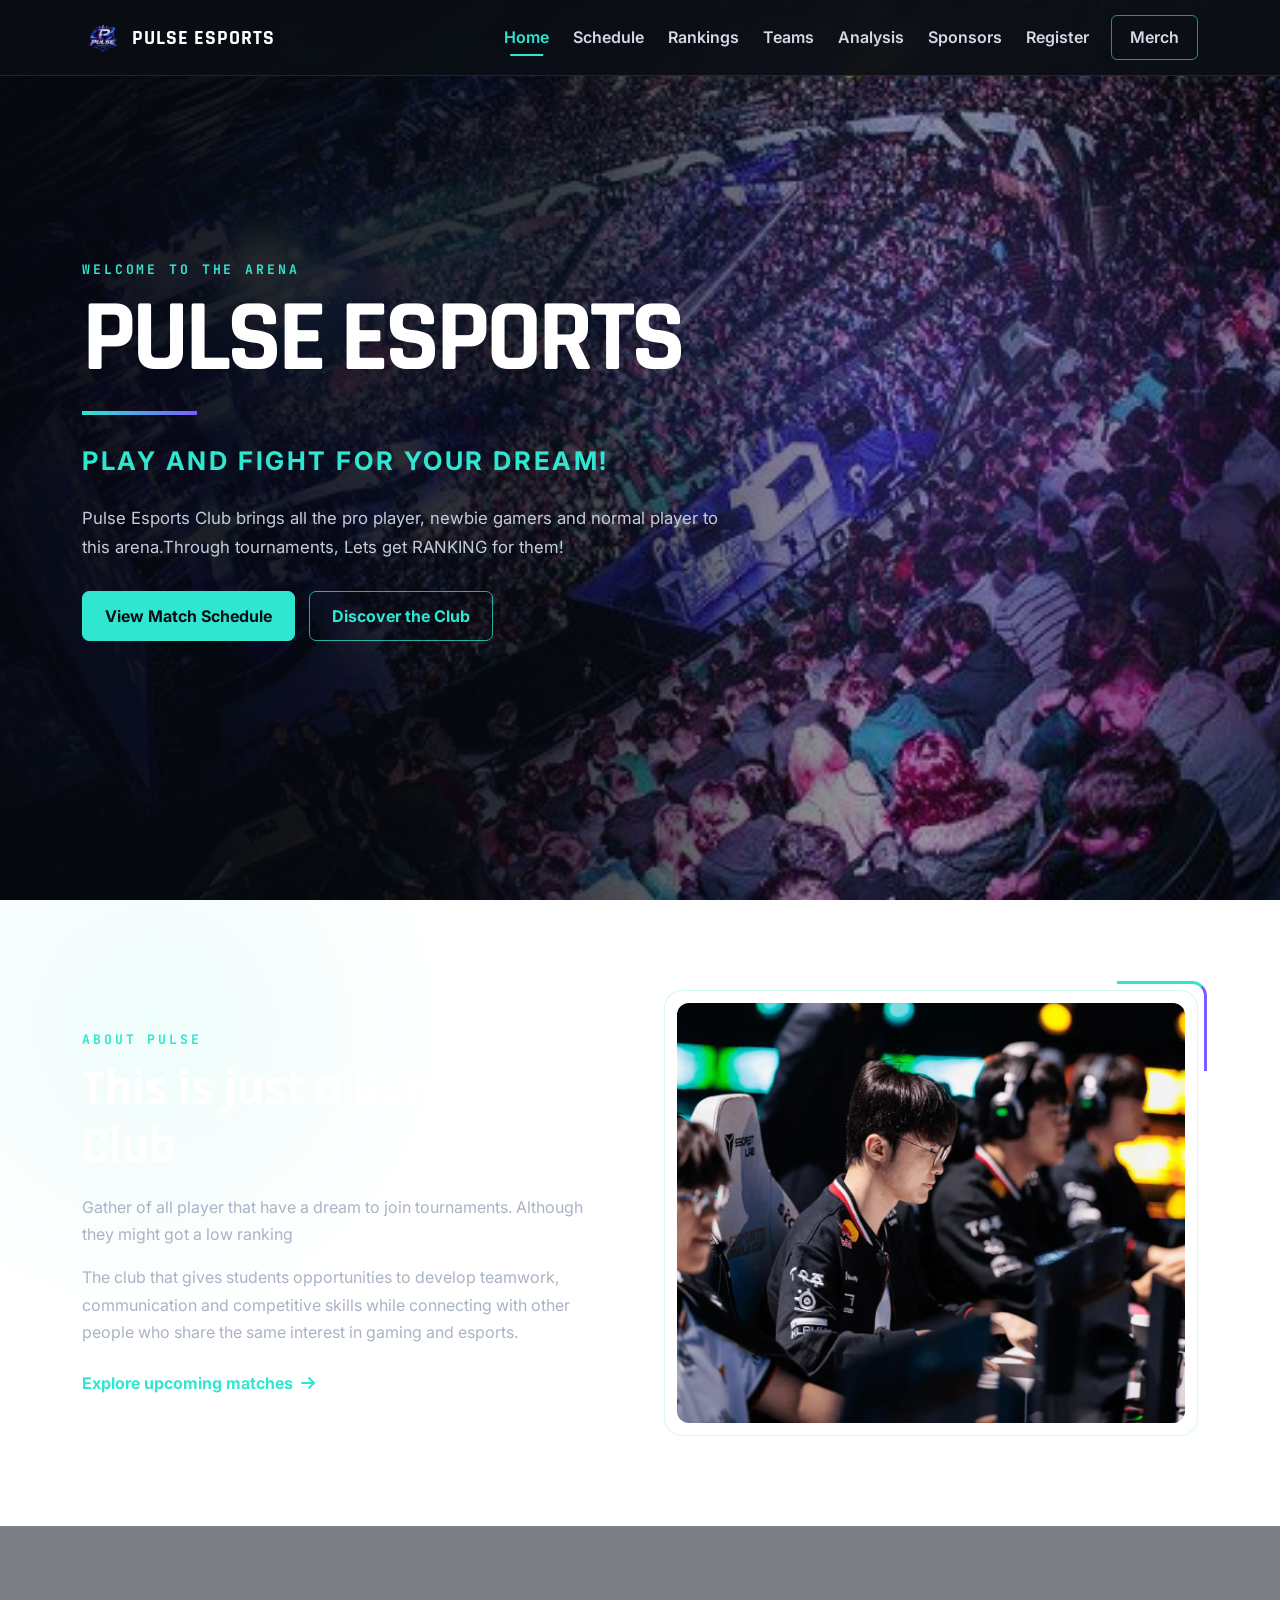
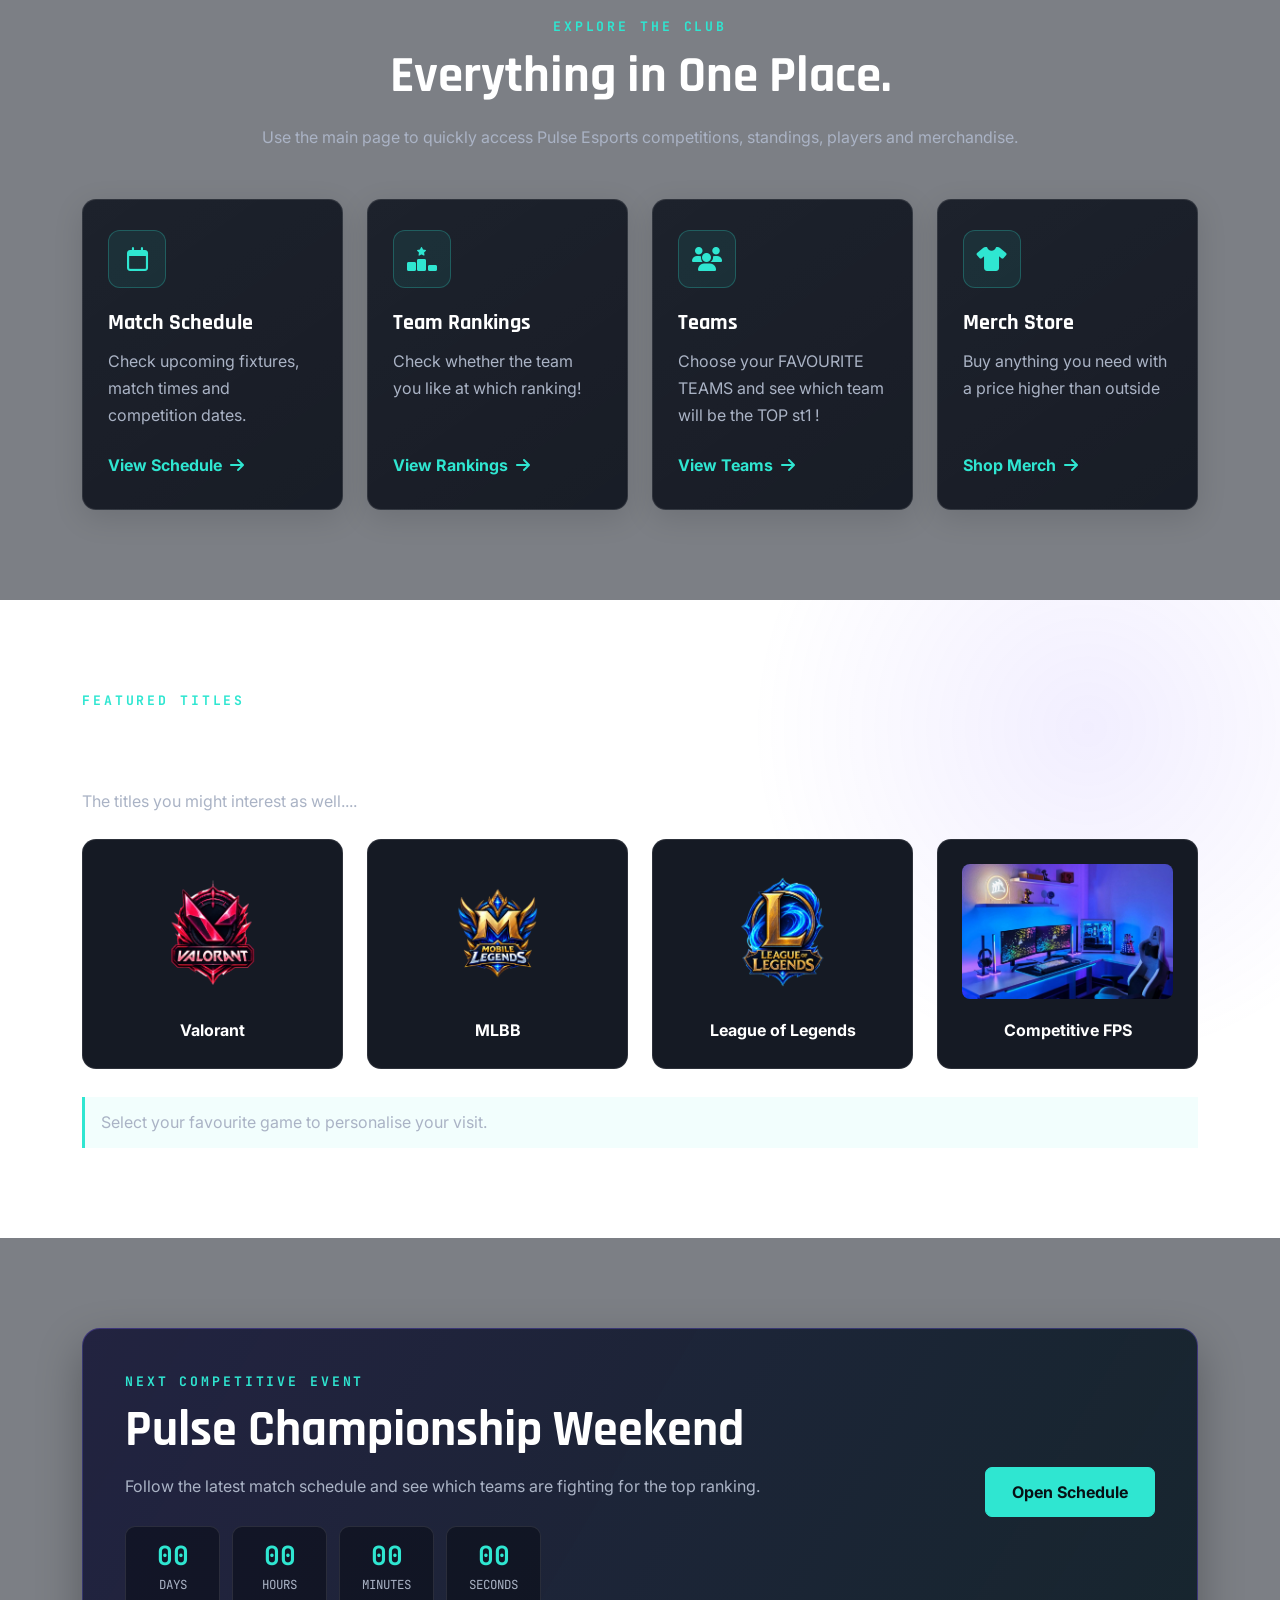
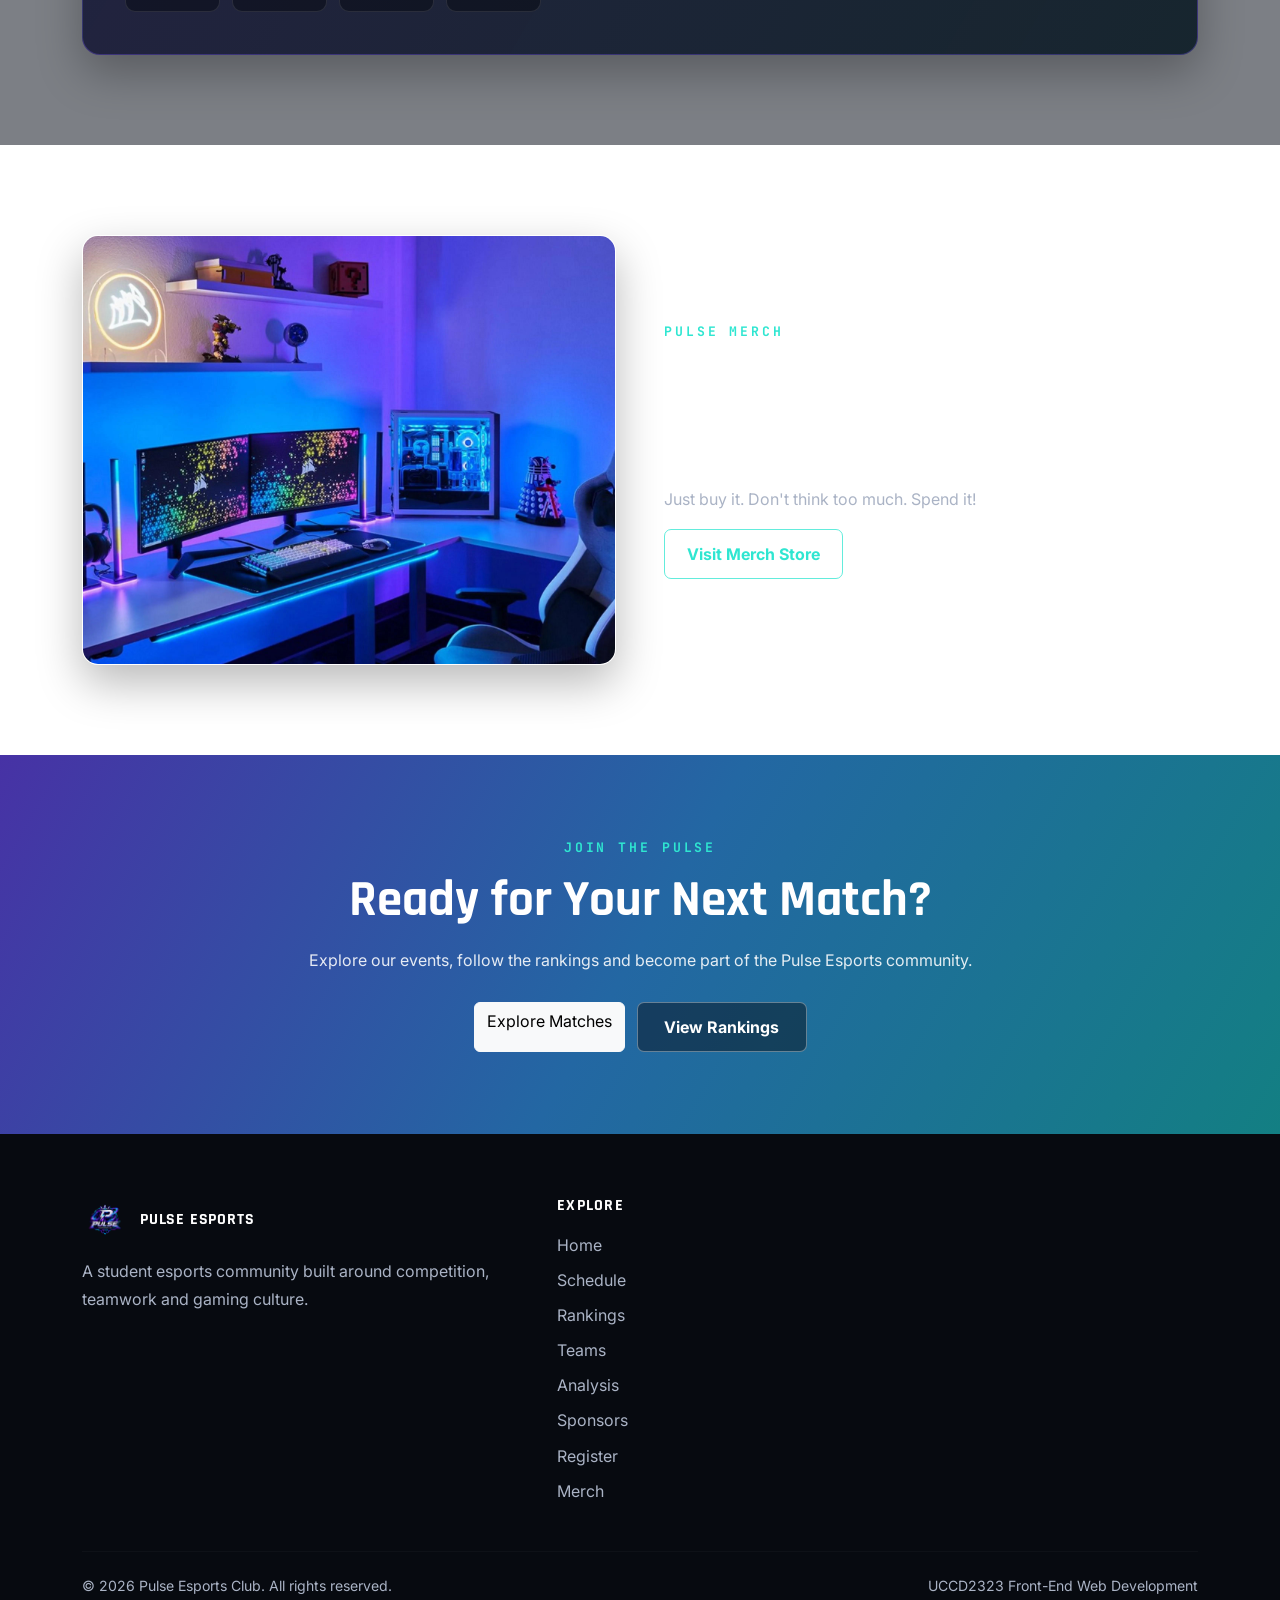
<file: index.html>
<!DOCTYPE html>
<html lang="en">

<head>
    <meta charset="UTF-8">
    <meta name="viewport" content="width=device-width, initial-scale=1.0">

    <title>Pulse Esports Club</title>

    <link href="https://cdn.jsdelivr.net/npm/bootstrap@5.3.3/dist/css/bootstrap.min.css" rel="stylesheet">

    <link rel="stylesheet" href="https://cdnjs.cloudflare.com/ajax/libs/font-awesome/6.5.2/css/all.min.css">

    <link rel="stylesheet" href="css/mainpage.css">

    <!-- Site-wide font pairing (Option 1): Rajdhani for headings, Inter for body, JetBrains Mono for stats/labels -->
    <link rel="preconnect" href="https://fonts.googleapis.com">
    <link href="https://fonts.googleapis.com/css2?family=Rajdhani:wght@500;600;700&family=Inter:wght@400;500;600&family=JetBrains+Mono:wght@500;700&display=swap" rel="stylesheet">
    <style>
        body {
            font-family: 'Inter', sans-serif;
            background:
                linear-gradient(rgba(11, 14, 20, .88), rgba(11, 14, 20, .93)),
                url("images/bg-nebula.jpg");
            background-size: cover;
            background-position: center;
            background-attachment: fixed;
            min-height: 100vh;
        }
        h1, h2, h3, h4, h5, h6,
        .hero-title, .section-title, .highlight-title, .brand-name,
        .navbar-brand span, .footer-brand span { font-family: 'Rajdhani', sans-serif; font-weight: 700; }
        .eyebrow, .section-label, .countdown-item strong, .countdown-item span { font-family: 'JetBrains Mono', monospace; }
    </style>
</head>

<body>


    <nav class="navbar navbar-expand-lg navbar-dark fixed-top pulse-navbar">
        <div class="container">

            <a class="navbar-brand d-flex align-items-center gap-2" href="index.html">
                <img src="images/pulse-logo.png" alt="Pulse Esports logo" class="brand-logo">

                <span>PULSE ESPORTS</span>
            </a>

            <button class="navbar-toggler" type="button" data-bs-toggle="collapse" data-bs-target="#pulseNavbar">

                <span class="navbar-toggler-icon"></span>
            </button>

            <div class="collapse navbar-collapse" id="pulseNavbar">

                <ul class="navbar-nav ms-auto align-items-lg-center">

                    <li class="nav-item">
                        <a class="nav-link active" href="index.html">
                            Home
                        </a>
                    </li>

                    <li class="nav-item">
                        <a class="nav-link" href="schedule.html">
                            Schedule
                        </a>
                    </li>

                    <li class="nav-item">
                        <a class="nav-link" href="rankings.html">
                            Rankings
                        </a>
                    </li>

                    <li class="nav-item">
                        <a class="nav-link" href="teams.html">
                            Teams
                        </a>
                    </li>

                    <li class="nav-item">
                        <a class="nav-link" href="analysis.html">
                            Analysis
                        </a>
                    </li>

                    <li class="nav-item">
                        <a class="nav-link" href="sponsor.html">
                            Sponsors
                        </a>
                    </li>

                    <li class="nav-item">
                        <a class="nav-link" href="register.html">
                            Register
                        </a>
                    </li>

                    <li class="nav-item">
                        <a class="nav-link merch-link" href="merch.html">
                            Merch
                        </a>
                    </li>

                </ul>

            </div>

        </div>
    </nav>


    <header class="hero-section">

        <div class="hero-overlay"></div>

        <div class="container hero-content">
            <div class="row align-items-center min-vh-100">

                <div class="col-lg-7">

                    <p class="eyebrow">WELCOME TO THE ARENA</p>

                    <h1 class="hero-title">
                        PULSE ESPORTS
                    </h1>

                    <p class="hero-tagline">
                        Play and Fight for your dream! 
                    </p>

                    <p class="hero-description">
                        Pulse Esports Club brings all the pro player,
                        newbie gamers and normal player to this arena.Through tournaments,
                        Lets get RANKING for them!
                    </p>

                    <div class="hero-actions">
                        <a href="schedule.html" class="btn btn-pulse-primary">
                            View Match Schedule
                        </a>

                        <a href="#club-intro" class="btn btn-pulse-outline">
                            Discover the Club
                        </a>
                    </div>

                </div>

            </div>
        </div>

    </header>


    <main>

        <section id="club-intro" class="section-space intro-section">
            <div class="container">

                <div class="row align-items-center g-5">

                    <div class="col-lg-6">

                        <p class="section-label">ABOUT PULSE</p>

                        <h2 class="section-title">
                            This is just a Gaming Club
                        </h2>

                        <p class="section-text">
                            Gather of all player that have a dream to join tournaments.
                            Although they might got a low ranking
                        </p>

                        <p class="section-text">
                            The club that gives students opportunities to develop
                            teamwork, communication and competitive skills while
                            connecting with other people who share the same interest
                            in gaming and esports.
                        </p>

                        <a href="schedule.html" class="text-link">
                            Explore upcoming matches
                            <i class="fa-solid fa-arrow-right"></i>
                        </a>

                    </div>


                    <div class="col-lg-6">

                        <div class="intro-image-wrap">
                            <img src="images/esports-players.jpg" alt="Esports players competing together"
                                class="img-fluid intro-image">
                        </div>

                    </div>

                </div>

            </div>
        </section>



        <section class="section-space access-section">
            <div class="container">

                <div class="text-center section-heading">
                    <p class="section-label">EXPLORE THE CLUB</p>

                    <h2 class="section-title">
                        Everything in One Place.
                    </h2>

                    <p class="section-description">
                        Use the main page to quickly access Pulse Esports
                        competitions, standings, players and merchandise.
                    </p>
                </div>


                <div class="row g-4">

                    <div class="col-md-6 col-xl-3">
                        <a href="schedule.html" class="access-card-link">

                            <article class="access-card h-100">
                                <div class="access-icon">
                                    <i class="fa-regular fa-calendar"></i>
                                </div>

                                <h3>Match Schedule</h3>

                                <p>
                                    Check upcoming fixtures, match times and
                                    competition dates.
                                </p>

                                <span>
                                    View Schedule
                                    <i class="fa-solid fa-arrow-right"></i>
                                </span>
                            </article>

                        </a>
                    </div>


                    <div class="col-md-6 col-xl-3">
                        <a href="rankings.html" class="access-card-link">

                            <article class="access-card h-100">
                                <div class="access-icon">
                                    <i class="fa-solid fa-ranking-star"></i>
                                </div>

                                <h3>Team Rankings</h3>

                                <p>
                                    Check whether the team you like at which ranking!
                                </p>

                                <span>
                                    View Rankings
                                    <i class="fa-solid fa-arrow-right"></i>
                                </span>
                            </article>

                        </a>
                    </div>


                    <div class="col-md-6 col-xl-3">
                        <a href="teams.html" class="access-card-link">

                            <article class="access-card h-100">
                                <div class="access-icon">
                                    <i class="fa-solid fa-users"></i>
                                </div>

                                <h3>Teams</h3>

                                <p>
                                    Choose your FAVOURITE TEAMS and see
                                    which team will be the TOP st1 !
                                </p>

                                <span>
                                    View Teams
                                    <i class="fa-solid fa-arrow-right"></i>
                                </span>
                            </article>

                        </a>
                    </div>


                    <div class="col-md-6 col-xl-3">
                        <a href="merch.html" class="access-card-link">

                            <article class="access-card h-100">
                                <div class="access-icon">
                                    <i class="fa-solid fa-shirt"></i>
                                </div>

                                <h3>Merch Store</h3>

                                <p>
                                    Buy anything you need with a price
                                    higher than outside
                                </p>

                                <span>
                                    Shop Merch
                                    <i class="fa-solid fa-arrow-right"></i>
                                </span>
                            </article>

                        </a>
                    </div>

                </div>

            </div>
        </section>


        <section class="section-space games-section">
            <div class="container">

                <div class="row align-items-end mb-4">

                    <div class="col-lg-8">

                        <p class="section-label">FEATURED TITLES</p>

                        <h2 class="section-title mb-2">
                            Games that we got
                        </h2>

                        <p class="section-description mb-0">
                            The titles you might interest as well....
                        </p>

                    </div>

                </div>


                <div class="row g-4">

                    <div class="col-6 col-lg-3">
                        <button class="game-choice" type="button" data-game="Valorant"
                            aria-label="Select Valorant as favourite game">
                            <img src="images/valorant-logo.png" alt="Valorant logo">
                            <span>Valorant</span>
                        </button>
                    </div>


                    <div class="col-6 col-lg-3">
                        <button class="game-choice" type="button" data-game="MLBB"
                            aria-label="Select Mobile Legends Bang Bang as favourite game">
                            <img src="images/mlbb-logo.png" alt="Mobile Legends Bang Bang logo">
                            <span>MLBB</span>
                        </button>
                    </div>


                    <div class="col-6 col-lg-3">
                        <button class="game-choice" type="button" data-game="League of Legends"
                            aria-label="Select League of Legends as favourite game">
                            <img src="images/lol-logo.png" alt="League of Legends logo">
                            <span>League of Legends</span>
                        </button>
                    </div>


                    <div class="col-6 col-lg-3">
                        <button class="game-choice" type="button" data-game="Competitive FPS"
                            aria-label="Select competitive FPS as favourite game">
                            <img src="images/gaming-setup.jpg" alt="Competitive gaming setup" class="game-cover">
                            <span>Competitive FPS</span>
                        </button>
                    </div>

                </div>


                <p id="preferenceNote" class="preference-note" aria-live="polite">
                    Select your favourite game to personalise your visit.
                </p>

            </div>
        </section>


        <section class="section-space highlight-section">
            <div class="container">

                <div class="highlight-panel">

                    <div class="row align-items-center g-4">

                        <div class="col-lg-8">

                            <p class="section-label mb-2">
                                NEXT COMPETITIVE EVENT
                            </p>

                            <h2 class="highlight-title">
                                Pulse Championship Weekend
                            </h2>

                            <p class="highlight-text">
                                Follow the latest match schedule and see which
                                teams are fighting for the top ranking.
                            </p>

                            <div id="countdown" class="countdown-grid">
                                <div class="countdown-item">
                                    <strong id="days">00</strong>
                                    <span>Days</span>
                                </div>

                                <div class="countdown-item">
                                    <strong id="hours">00</strong>
                                    <span>Hours</span>
                                </div>

                                <div class="countdown-item">
                                    <strong id="minutes">00</strong>
                                    <span>Minutes</span>
                                </div>

                                <div class="countdown-item">
                                    <strong id="seconds">00</strong>
                                    <span>Seconds</span>
                                </div>
                            </div>

                        </div>


                        <div class="col-lg-4 text-lg-end">

                            <a href="schedule.html" class="btn btn-pulse-primary">
                                Open Schedule
                            </a>

                        </div>

                    </div>

                </div>

            </div>
        </section>


        <section class="section-space merch-preview-section">
            <div class="container">

                <div class="row align-items-center g-5">

                    <div class="col-lg-6">

                        <img src="images/gaming-setup.jpg" alt="Pulse Esports gaming setup"
                            class="img-fluid merch-preview-image">

                    </div>


                    <div class="col-lg-6">

                        <p class="section-label">PULSE MERCH</p>

                        <h2 class="section-title">
                            Represent the Community
                        </h2>

                        <p class="section-text">
                            Just buy it. Don't think too much.
                            Spend it!
                        </p>

                        <a href="merch.html" class="btn btn-pulse-outline">
                            Visit Merch Store
                        </a>

                    </div>

                </div>

            </div>
        </section>



        <section class="community-section">
            <div class="container text-center">

                <p class="section-label">JOIN THE PULSE</p>

                <h2>
                    Ready for Your Next Match?
                </h2>

                <p>
                    Explore our events, follow the rankings and become
                    part of the Pulse Esports community.
                </p>

                <div class="community-actions">
                    <a href="schedule.html" class="btn btn-light">
                        Explore Matches
                    </a>

                    <a href="rankings.html" class="btn btn-pulse-dark">
                        View Rankings
                    </a>
                </div>

            </div>
        </section>

    </main>


    <footer class="pulse-footer">
        <div class="container">

            <div class="row g-4">

                <div class="col-md-5">

                    <div class="footer-brand">
                        <img src="images/pulse-logo.png" alt="Pulse Esports logo">

                        <span>PULSE ESPORTS</span>
                    </div>

                    <p>
                        A student esports community built around
                        competition, teamwork and gaming culture.
                    </p>

                </div>


                <div class="col-6 col-md-3">

                    <h3>Explore</h3>

                    <ul>
                        <li><a href="index.html">Home</a></li>
                        <li><a href="schedule.html">Schedule</a></li>
                        <li><a href="rankings.html">Rankings</a></li>
                        <li><a href="teams.html">Teams</a></li>
                        <li><a href="analysis.html">Analysis</a></li>
                        <li><a href="sponsor.html">Sponsors</a></li>
                        <li><a href="register.html">Register</a></li>
                        <li><a href="merch.html">Merch</a></li>
                    </ul>

                </div>

            </div>


            <hr>


            <div class="footer-bottom">
                <p>
                    &copy; 2026 Pulse Esports Club. All rights reserved.
                </p>

                <p>
                    UCCD2323 Front-End Web Development
                </p>
            </div>

        </div>
    </footer>


    <script src="https://cdn.jsdelivr.net/npm/bootstrap@5.3.3/dist/js/bootstrap.bundle.min.js">
    </script>

    <script src="https://code.jquery.com/jquery-3.7.1.min.js">
    </script>

    <script src="js/mainpage.js"></script>

</body>

</html>
</file>
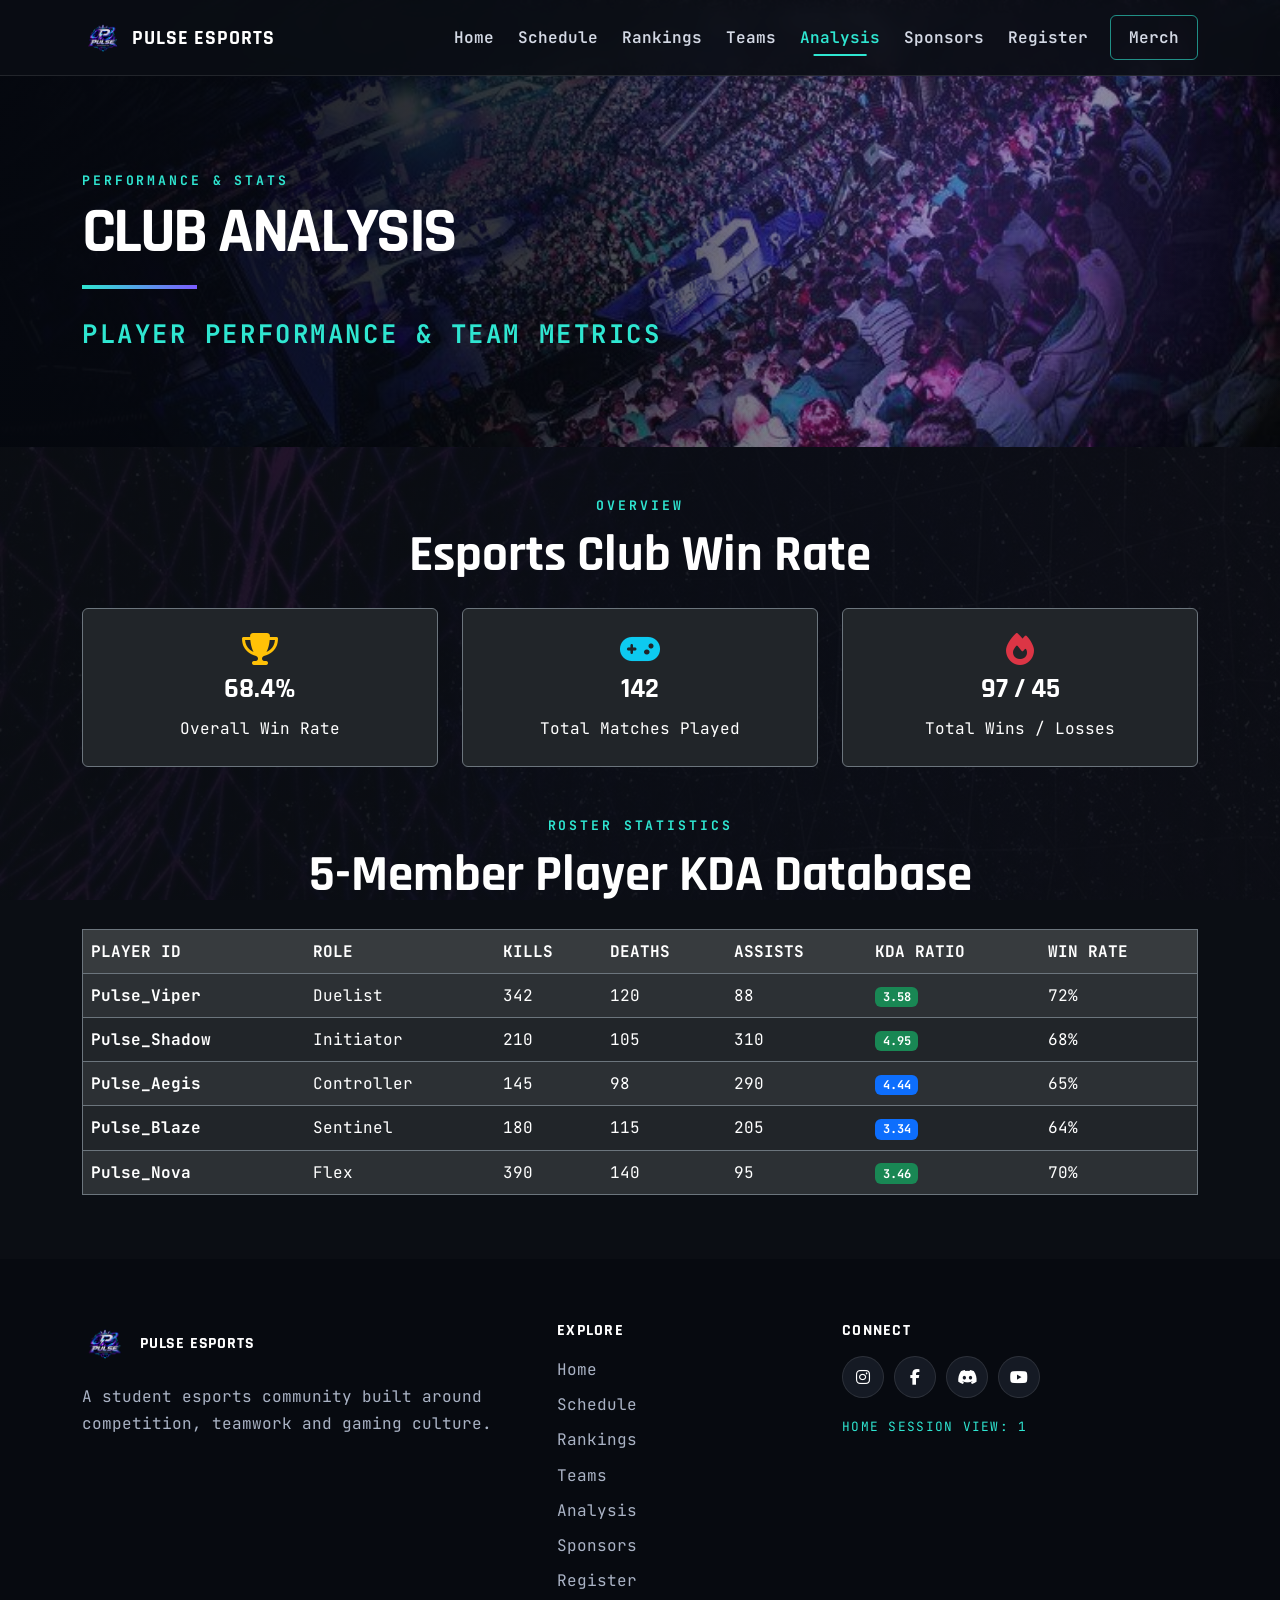
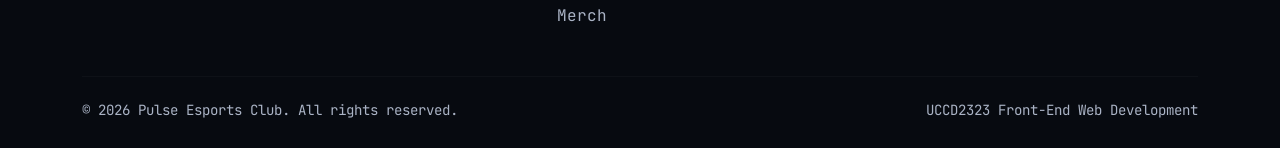
<file: analysis.html>
<!DOCTYPE html>
<html lang="en">

<head>
    <meta charset="UTF-8">
    <meta name="viewport" content="width=device-width, initial-scale=1.0">
    <title>Analysis - Pulse Esports Club</title>

    <link href="https://cdn.jsdelivr.net/npm/bootstrap@5.3.3/dist/css/bootstrap.min.css" rel="stylesheet">
    <link rel="stylesheet" href="https://cdnjs.cloudflare.com/ajax/libs/font-awesome/6.5.2/css/all.min.css">
    <link rel="stylesheet" href="css/mainpage.css">
    <link rel="preconnect" href="https://fonts.googleapis.com">
    <link href="https://fonts.googleapis.com/css2?family=Rajdhani:wght@500;600;700&family=Inter:wght@400;500;600&family=JetBrains+Mono:wght@500;700&display=swap" rel="stylesheet">
    <style>
        body {
            font-family: 'JetBrains Mono', monospace;
            background-image:
                linear-gradient(rgba(11, 14, 20, .88), rgba(11, 14, 20, .93)),
                url("images/bg-nebula.jpg") !important;
            background-size: cover !important;
            background-position: center !important;
            background-attachment: fixed !important;
            background-repeat: no-repeat !important;
            min-height: 100vh;
        }
        h1, h2, h3, h4, h5, h6,
        .hero-title, .section-title, .brand-name,
        .navbar-brand span, .footer-brand span { font-family: 'Rajdhani', sans-serif; font-weight: 700; }
        .eyebrow, .section-label { font-family: 'JetBrains Mono', monospace; }
        .hero-section.min-vh-50 {
            min-height: 0;
            padding: 170px 0 90px;
        }
        .hero-section.min-vh-50 .hero-title {
            font-size: clamp(2.4rem, 5vw, 4.2rem);
        }
    </style>
</head>

<body>

    <nav class="navbar navbar-expand-lg navbar-dark fixed-top pulse-navbar">
        <div class="container">
            <a class="navbar-brand d-flex align-items-center gap-2" href="index.html">
                <img src="images/pulse-logo.png" alt="Pulse Esports logo" class="brand-logo">
                <span>PULSE ESPORTS</span>
            </a>

            <button class="navbar-toggler" type="button" data-bs-toggle="collapse" data-bs-target="#pulseNavbar">
                <span class="navbar-toggler-icon"></span>
            </button>

            <div class="collapse navbar-collapse" id="pulseNavbar">
                <ul class="navbar-nav ms-auto align-items-lg-center">
                    <li class="nav-item"><a class="nav-link" href="index.html">Home</a></li>
                    <li class="nav-item"><a class="nav-link" href="schedule.html">Schedule</a></li>
                    <li class="nav-item"><a class="nav-link" href="rankings.html">Rankings</a></li>
                    <li class="nav-item"><a class="nav-link" href="teams.html">Teams</a></li>
                    <li class="nav-item"><a class="nav-link active" href="analysis.html">Analysis</a></li>
                    <li class="nav-item"><a class="nav-link" href="sponsor.html">Sponsors</a></li>
                    <li class="nav-item"><a class="nav-link" href="register.html">Register</a></li>
                    <li class="nav-item"><a class="nav-link merch-link" href="merch.html">Merch</a></li>
                </ul>
            </div>
        </div>
    </nav>

    <header class="hero-section min-vh-50">
        <div class="hero-overlay"></div>
        <div class="container hero-content">
            <div class="row align-items-center">
                <div class="col-lg-8">
                    <p class="eyebrow">PERFORMANCE & STATS</p>
                    <h1 class="hero-title">CLUB ANALYSIS</h1>
                    <p class="hero-tagline">Player Performance & Team Metrics</p>
                </div>
            </div>
        </div>
    </header>

    <main class="py-5">
        <!--Win Rate Metrics -->
        <section class="container mb-5">
            <div class="section-heading text-center mb-4">
                <p class="section-label">OVERVIEW</p>
                <h2 class="section-title">Esports Club Win Rate</h2>
            </div>
            
            <div class="row g-4 text-center">
                <div class="col-md-4">
                    <div class="p-4 bg-dark text-white rounded border border-secondary">
                        <i class="fa-solid fa-trophy fa-2x text-warning mb-2"></i>
                        <h3>68.4%</h3>
                        <p class="mb-0 text-white">Overall Win Rate</p>
                    </div>
                </div>
                <div class="col-md-4">
                    <div class="p-4 bg-dark text-white rounded border border-secondary">
                        <i class="fa-solid fa-gamepad fa-2x text-info mb-2"></i>
                        <h3>142</h3>
                        <p class="mb-0 text-white">Total Matches Played</p>
                    </div>
                </div>
                <div class="col-md-4">
                    <div class="p-4 bg-dark text-white rounded border border-secondary">
                        <i class="fa-solid fa-fire fa-2x text-danger mb-2"></i>
                        <h3>97 / 45</h3>
                        <p class="mb-0 text-white">Total Wins / Losses</p>
                    </div>
                </div>
            </div>
        </section>

        <!-- Player KDA Database -->
        <section class="container">
            <div class="section-heading text-center mb-4">
                <p class="section-label">ROSTER STATISTICS</p>
                <h2 class="section-title">5-Member Player KDA Database</h2>
            </div>

            <div class="table-responsive">
                <table class="table table-dark table-striped table-hover align-middle border border-secondary">
                    <thead class="table-active text-uppercase">
                        <tr>
                            <th scope="col">Player ID</th>
                            <th scope="col">Role</th>
                            <th scope="col">Kills</th>
                            <th scope="col">Deaths</th>
                            <th scope="col">Assists</th>
                            <th scope="col">KDA Ratio</th>
                            <th scope="col">Win Rate</th>
                        </tr>
                    </thead>
                    <tbody>
                        <tr>
                            <td><strong>Pulse_Viper</strong></td>
                            <td>Duelist</td>
                            <td>342</td>
                            <td>120</td>
                            <td>88</td>
                            <td><span class="badge bg-success">3.58</span></td>
                            <td>72%</td>
                        </tr>
                        <tr>
                            <td><strong>Pulse_Shadow</strong></td>
                            <td>Initiator</td>
                            <td>210</td>
                            <td>105</td>
                            <td>310</td>
                            <td><span class="badge bg-success">4.95</span></td>
                            <td>68%</td>
                        </tr>
                        <tr>
                            <td><strong>Pulse_Aegis</strong></td>
                            <td>Controller</td>
                            <td>145</td>
                            <td>98</td>
                            <td>290</td>
                            <td><span class="badge bg-primary">4.44</span></td>
                            <td>65%</td>
                        </tr>
                        <tr>
                            <td><strong>Pulse_Blaze</strong></td>
                            <td>Sentinel</td>
                            <td>180</td>
                            <td>115</td>
                            <td>205</td>
                            <td><span class="badge bg-primary">3.34</span></td>
                            <td>64%</td>
                        </tr>
                        <tr>
                            <td><strong>Pulse_Nova</strong></td>
                            <td>Flex</td>
                            <td>390</td>
                            <td>140</td>
                            <td>95</td>
                            <td><span class="badge bg-success">3.46</span></td>
                            <td>70%</td>
                        </tr>
                    </tbody>
                </table>
            </div>
        </section>
    </main>

    <footer class="pulse-footer">
        <div class="container">
            <div class="row g-4">
                <div class="col-md-5">
                    <div class="footer-brand">
                        <img src="images/pulse-logo.png" alt="Pulse Esports logo">
                        <span>PULSE ESPORTS</span>
                    </div>
                    <p>A student esports community built around competition, teamwork and gaming culture.</p>
                </div>

                <div class="col-6 col-md-3">
                    <h3>Explore</h3>
                    <ul>
                        <li><a href="index.html">Home</a></li>
                        <li><a href="schedule.html">Schedule</a></li>
                        <li><a href="rankings.html">Rankings</a></li>
                        <li><a href="teams.html">Teams</a></li>
                        <li><a href="analysis.html">Analysis</a></li>
                        <li><a href="sponsor.html">Sponsors</a></li>
                        <li><a href="register.html">Register</a></li>
                        <li><a href="merch.html">Merch</a></li>
                    </ul>
                </div>

                <div class="col-6 col-md-4">
                    <h3>Connect</h3>
                    <div class="social-links">
                        <a href="#" aria-label="Pulse Esports Instagram"><i class="fa-brands fa-instagram"></i></a>
                        <a href="#" aria-label="Pulse Esports Facebook"><i class="fa-brands fa-facebook-f"></i></a>
                        <a href="#" aria-label="Pulse Esports Discord"><i class="fa-brands fa-discord"></i></a>
                        <a href="#" aria-label="Pulse Esports YouTube"><i class="fa-brands fa-youtube"></i></a>
                    </div>
                    <p id="visitMessage" class="visit-message">ANALYSIS SESSION VIEW</p>
                </div>
            </div>

            <hr>

            <div class="footer-bottom">
                <p>&copy; 2026 Pulse Esports Club. All rights reserved.</p>
                <p>UCCD2323 Front-End Web Development</p>
            </div>
        </div>
    </footer>

    <script src="https://cdn.jsdelivr.net/npm/bootstrap@5.3.3/dist/js/bootstrap.bundle.min.js"></script>
    <script src="https://code.jquery.com/jquery-3.7.1.min.js"></script>
    <script src="js/mainpage.js"></script>
</body>

</html>
</file>
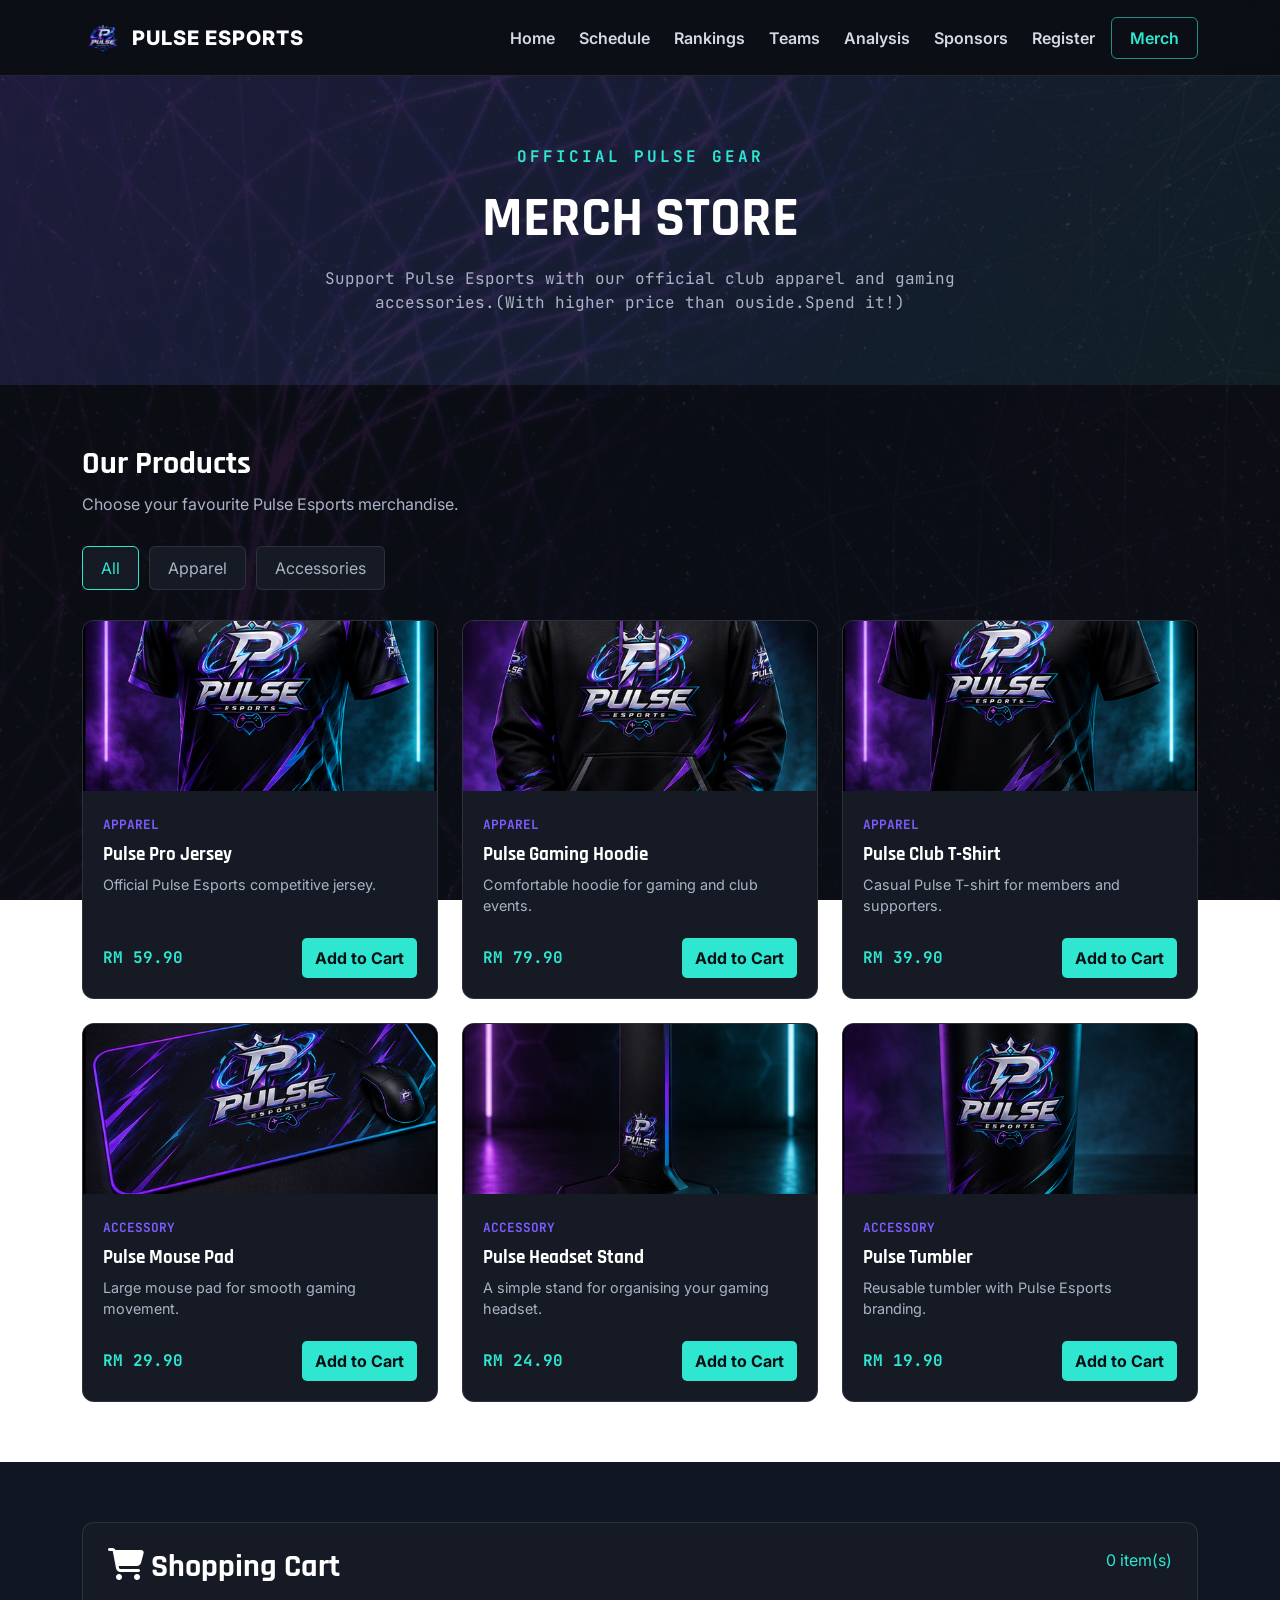
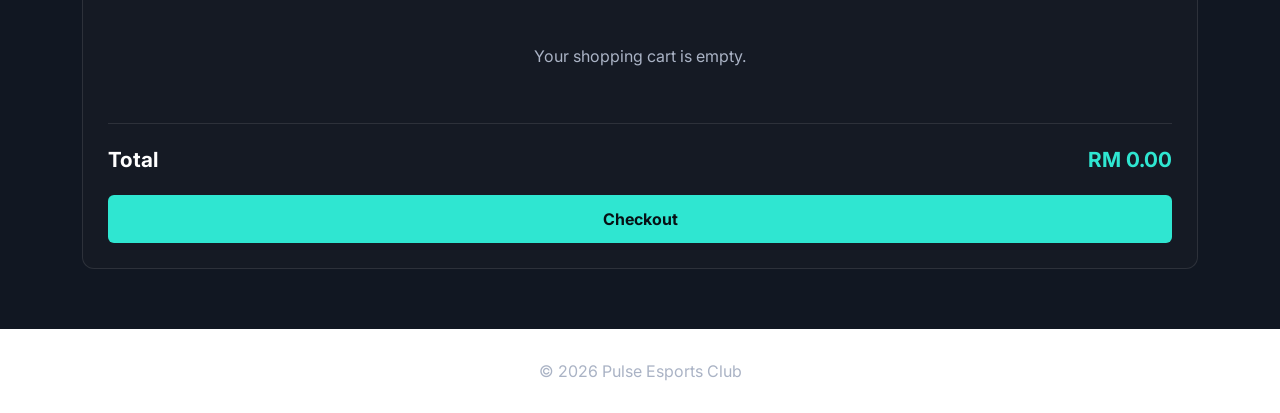
<file: merch.html>
<!DOCTYPE html>
<html lang="en">

<head>
    <meta charset="UTF-8">
    <meta name="viewport" content="width=device-width, initial-scale=1.0">
    <title>Pulse Esports - Merch Store</title>

    <link href="https://cdn.jsdelivr.net/npm/bootstrap@5.3.3/dist/css/bootstrap.min.css" rel="stylesheet">

    <link rel="stylesheet" href="https://cdnjs.cloudflare.com/ajax/libs/font-awesome/6.5.2/css/all.min.css">

    <!-- Site-wide font pairing (Option 1): Rajdhani for headings, Inter for body, JetBrains Mono for stats/labels -->
    <link rel="preconnect" href="https://fonts.googleapis.com">
    <link
        href="https://fonts.googleapis.com/css2?family=Rajdhani:wght@500;600;700&family=Inter:wght@400;500;600&family=JetBrains+Mono:wght@500;700&display=swap"
        rel="stylesheet">

    <style>
        .pulse-navbar {
            min-height: 76px;
            background: rgba(11, 14, 20, 0.95);
            border-bottom: 1px solid var(--border);
            backdrop-filter: blur(10px);
        }

        .navbar-brand {
            color: white !important;
            font-weight: 800;
            letter-spacing: 1px;
        }

        .brand-logo {
            width: 42px;
            height: 42px;
            object-fit: contain;
        }

        .pulse-navbar .nav-link {
            color: #d4d9e5 !important;
            margin-left: 8px;
            font-weight: 600;
        }

        .pulse-navbar .nav-link:hover,
        .pulse-navbar .nav-link.active {
            color: var(--cyan) !important;
        }

        .pulse-navbar .merch-link {
            border: 1px solid rgba(47, 230, 209, 0.6);
            border-radius: 6px;
            padding-left: 18px !important;
            padding-right: 18px !important;
        }

        :root {
            --bg: #0b0e14;
            --panel: #151a24;
            --cyan: #2fe6d1;
            --purple: #7b5cff;
            --grey: #aab3c5;
            --border: rgba(255, 255, 255, 0.1);
        }

        * {
            box-sizing: border-box;
        }

        body {
            margin: 0;
            background:
                linear-gradient(rgba(11, 14, 20, .88), rgba(11, 14, 20, .93)),
                url("images/bg-nebula.jpg");
            background-size: cover;
            background-position: center;
            background-attachment: fixed;
            min-height: 100vh;
            color: white;
            font-family: 'Inter', Arial, Helvetica, sans-serif;
        }

        h1,
        h2,
        h3,
        h4,
        h5,
        h6 {
            font-family: 'Rajdhani', sans-serif;
            font-weight: 700;
        }

        .store-header p,
        .category,
        .price {
            font-family: 'JetBrains Mono', monospace;
        }

        .top-bar {
            padding: 20px 0;
            border-bottom: 1px solid var(--border);
        }

        .back-btn {
            color: var(--cyan);
            text-decoration: none;
            font-weight: bold;
        }

        .back-btn:hover {
            color: white;
        }

        .store-header {
            padding: 145px 20px 70px;
            text-align: center;
            background: linear-gradient(135deg,
                    rgba(123, 92, 255, 0.18),
                    rgba(47, 230, 209, 0.08));
        }

        .store-header p {
            color: var(--cyan);
            letter-spacing: 3px;
            font-weight: bold;
        }

        .store-header h1 {
            font-size: 3.5rem;
            font-weight: 900;
        }

        .store-header .description {
            max-width: 650px;
            margin: 15px auto 0;
            color: var(--grey);
            letter-spacing: normal;
            font-weight: normal;
        }

        .store-section {
            padding: 60px 0;
        }

        .filter-area {
            display: flex;
            gap: 10px;
            margin: 30px 0;
        }

        .filter-btn {
            padding: 9px 18px;
            border: 1px solid var(--border);
            border-radius: 6px;
            background: var(--panel);
            color: var(--grey);
        }

        .filter-btn:hover,
        .filter-btn.active {
            border-color: var(--cyan);
            color: var(--cyan);
        }

        .product-card {
            height: 100%;
            overflow: hidden;
            border: 1px solid var(--border);
            border-radius: 12px;
            background: var(--panel);
            transition: 0.3s;
        }

        .product-card:hover {
            transform: translateY(-5px);
            border-color: var(--cyan);
        }

        .product-img {
            height: 170px;
            display: flex;
            align-items: center;
            justify-content: center;
            background: #111722;
        }

        .product-img img {
            width: 100%;
            height: 100%;
            object-fit: cover;
        }

        .product-body {
            padding: 20px;
        }

        .category {
            color: var(--purple);
            font-size: 0.8rem;
            font-weight: bold;
        }

        .product-body h3 {
            margin: 8px 0;
            font-size: 1.2rem;
        }

        .product-body p {
            min-height: 48px;
            color: var(--grey);
            font-size: 0.9rem;
        }

        .product-bottom {
            display: flex;
            align-items: center;
            justify-content: space-between;
            margin-top: 15px;
        }

        .price {
            color: var(--cyan);
            font-weight: bold;
        }

        .add-btn {
            padding: 8px 13px;
            border: none;
            border-radius: 5px;
            background: var(--cyan);
            color: #071115;
            font-weight: bold;
        }

        .add-btn:hover {
            background: white;
        }

        .cart-section {
            padding: 60px 0;
            background: #111722;
        }

        .cart-box {
            padding: 25px;
            border: 1px solid var(--border);
            border-radius: 12px;
            background: var(--panel);
        }

        .cart-title {
            display: flex;
            justify-content: space-between;
            margin-bottom: 20px;
        }

        .cart-title span {
            color: var(--cyan);
        }

        .cart-item {
            display: grid;
            grid-template-columns: 1fr auto auto;
            gap: 20px;
            align-items: center;
            padding: 15px 0;
            border-bottom: 1px solid var(--border);
        }

        .item-price {
            color: var(--grey);
            font-size: 0.9rem;
        }

        .qty-btn {
            width: 30px;
            height: 30px;
            border: 1px solid var(--border);
            border-radius: 4px;
            background: #111722;
            color: white;
        }

        .qty-btn:hover {
            color: var(--cyan);
        }

        .remove-btn {
            margin-left: 12px;
            border: none;
            background: none;
            color: #ff6f7d;
        }

        .empty-cart {
            padding: 30px;
            text-align: center;
            color: var(--grey);
        }

        .total-area {
            display: flex;
            justify-content: space-between;
            margin-top: 25px;
            padding-top: 20px;
            border-top: 1px solid var(--border);
            font-size: 1.3rem;
            font-weight: bold;
        }

        #totalPrice {
            color: var(--cyan);
        }

        .checkout-btn {
            width: 100%;
            margin-top: 20px;
            padding: 12px;
            border: none;
            border-radius: 6px;
            background: var(--cyan);
            color: #071115;
            font-weight: bold;
        }

        footer {
            padding: 30px;
            text-align: center;
            color: var(--grey);
        }

        @media (max-width: 768px) {
            .store-header h1 {
                font-size: 2.5rem;
            }

            .cart-item {
                grid-template-columns: 1fr;
                gap: 8px;
            }

            .filter-area {
                flex-wrap: wrap;
            }
        }
    </style>
</head>

<body>

    <nav class="navbar navbar-expand-lg navbar-dark fixed-top pulse-navbar">
        <div class="container">

            <a class="navbar-brand d-flex align-items-center gap-2" href="index.html">
                <img src="images/pulse-logo.png" alt="Pulse Esports logo" class="brand-logo">

                <span>PULSE ESPORTS</span>
            </a>

            <button class="navbar-toggler" type="button" data-bs-toggle="collapse" data-bs-target="#pulseNavbar">

                <span class="navbar-toggler-icon"></span>
            </button>

            <div class="collapse navbar-collapse" id="pulseNavbar">

                <ul class="navbar-nav ms-auto align-items-lg-center">

                    <li class="nav-item">
                        <a class="nav-link" href="index.html">
                            Home
                        </a>
                    </li>

                    <li class="nav-item">
                        <a class="nav-link" href="schedule.html">
                            Schedule
                        </a>
                    </li>

                    <li class="nav-item">
                        <a class="nav-link" href="rankings.html">
                            Rankings
                        </a>
                    </li>

                    <li class="nav-item">
                        <a class="nav-link" href="teams.html">
                            Teams
                        </a>
                    </li>

                    <li class="nav-item">
                        <a class="nav-link" href="analysis.html">
                            Analysis
                        </a>
                    </li>

                    <li class="nav-item">
                        <a class="nav-link" href="sponsor.html">
                            Sponsors
                        </a>
                    </li>

                    <li class="nav-item">
                        <a class="nav-link" href="register.html">
                            Register
                        </a>
                    </li>

                    <li class="nav-item">
                        <a class="nav-link merch-link active" href="merch.html">
                            Merch
                        </a>
                    </li>

                </ul>

            </div>

        </div>
    </nav>

    <header class="store-header">
        <p>OFFICIAL PULSE GEAR</p>
        <h1>MERCH STORE</h1>

        <p class="description">
            Support Pulse Esports with our official club apparel
            and gaming accessories.(With higher price than ouside.Spend it!)
        </p>
    </header>

    <!-- Products -->
    <section class="store-section">
        <div class="container">

            <h2>Our Products</h2>

            <p style="color:#aab3c5;">
                Choose your favourite Pulse Esports merchandise.
            </p>


            <!-- Filter -->
            <div class="filter-area">
                <button class="filter-btn active" data-filter="all">All</button>
                <button class="filter-btn" data-filter="apparel">Apparel</button>
                <button class="filter-btn" data-filter="accessory">Accessories</button>
            </div>


            <div class="row g-4">


                <!-- Product 1 -->
                <div class="col-md-6 col-lg-4 product-item" data-category="apparel">
                    <div class="product-card">

                        <div class="product-img">
                            <img src="images/pulse-pro-jersey.png" alt="Pulse Pro Jersey">
                        </div>

                        <div class="product-body">
                            <span class="category">APPAREL</span>

                            <h3>Pulse Pro Jersey</h3>

                            <p>
                                Official Pulse Esports competitive jersey.
                            </p>

                            <div class="product-bottom">
                                <span class="price">RM 59.90</span>

                                <button class="add-btn" data-id="1">
                                    Add to Cart
                                </button>
                            </div>
                        </div>

                    </div>
                </div>


                <!-- Product 2 -->
                <div class="col-md-6 col-lg-4 product-item" data-category="apparel">
                    <div class="product-card">

                        <div class="product-img">
                            <img src="images/pulse-gaming-hoodie.png" alt="Pulse Gaming Hoodie">
                        </div>

                        <div class="product-body">
                            <span class="category">APPAREL</span>

                            <h3>Pulse Gaming Hoodie</h3>

                            <p>
                                Comfortable hoodie for gaming and club events.
                            </p>

                            <div class="product-bottom">
                                <span class="price">RM 79.90</span>

                                <button class="add-btn" data-id="2">
                                    Add to Cart
                                </button>
                            </div>
                        </div>

                    </div>
                </div>


                <!-- Product 3 -->
                <div class="col-md-6 col-lg-4 product-item" data-category="apparel">
                    <div class="product-card">

                        <div class="product-img">
                            <img src="images/pulse-club-tshirt.png" alt="Pulse Club T-Shirt">
                        </div>

                        <div class="product-body">
                            <span class="category">APPAREL</span>

                            <h3>Pulse Club T-Shirt</h3>

                            <p>
                                Casual Pulse T-shirt for members and supporters.
                            </p>

                            <div class="product-bottom">
                                <span class="price">RM 39.90</span>

                                <button class="add-btn" data-id="3">
                                    Add to Cart
                                </button>
                            </div>
                        </div>

                    </div>
                </div>


                <!-- Product 4 -->
                <div class="col-md-6 col-lg-4 product-item" data-category="accessory">
                    <div class="product-card">

                        <div class="product-img">
                            <img src="images/pulse-mouse-pad.png" alt="Pulse Mouse Pad">
                        </div>

                        <div class="product-body">
                            <span class="category">ACCESSORY</span>

                            <h3>Pulse Mouse Pad</h3>

                            <p>
                                Large mouse pad for smooth gaming movement.
                            </p>

                            <div class="product-bottom">
                                <span class="price">RM 29.90</span>

                                <button class="add-btn" data-id="4">
                                    Add to Cart
                                </button>
                            </div>
                        </div>

                    </div>
                </div>


                <!-- Product 5 -->
                <div class="col-md-6 col-lg-4 product-item" data-category="accessory">
                    <div class="product-card">

                        <div class="product-img">
                            <img src="images/pulse-headset-stand.png" alt="Pulse Headset Stand">
                        </div>

                        <div class="product-body">
                            <span class="category">ACCESSORY</span>

                            <h3>Pulse Headset Stand</h3>

                            <p>
                                A simple stand for organising your gaming headset.
                            </p>

                            <div class="product-bottom">
                                <span class="price">RM 24.90</span>

                                <button class="add-btn" data-id="5">
                                    Add to Cart
                                </button>
                            </div>
                        </div>

                    </div>
                </div>


                <!-- Product 6 -->
                <div class="col-md-6 col-lg-4 product-item" data-category="accessory">
                    <div class="product-card">

                        <div class="product-img">
                            <img src="images/pulse-gaming-tumbler.png" alt="Pulse Gaming Tumbler">
                        </div>

                        <div class="product-body">
                            <span class="category">ACCESSORY</span>

                            <h3>Pulse Tumbler</h3>

                            <p>
                                Reusable tumbler with Pulse Esports branding.
                            </p>

                            <div class="product-bottom">
                                <span class="price">RM 19.90</span>

                                <button class="add-btn" data-id="6">
                                    Add to Cart
                                </button>
                            </div>
                        </div>

                    </div>
                </div>


            </div>
        </div>
    </section>


    <section class="cart-section">
        <div class="container">

            <div class="cart-box">

                <div class="cart-title">
                    <h2>
                        <i class="fa-solid fa-cart-shopping"></i>
                        Shopping Cart
                    </h2>

                    <span>
                        <span id="cartCount">0</span> item(s)
                    </span>
                </div>


                <div id="cartItems"></div>


                <div class="total-area">
                    <span>Total</span>
                    <span id="totalPrice">RM 0.00</span>
                </div>


                <button id="checkoutBtn" class="checkout-btn">
                    Checkout
                </button>

            </div>
        </div>
    </section>


    <footer>
        &copy; 2026 Pulse Esports Club
    </footer>

    <script src="https://cdn.jsdelivr.net/npm/bootstrap@5.3.3/dist/js/bootstrap.bundle.min.js"></script>
    <script src="https://code.jquery.com/jquery-3.7.1.min.js"></script>


    <script>
        $(document).ready(function () {

            var products = [
                {id: 1, name: "Pulse Pro Jersey", price: 59.90},
                {id: 2, name: "Pulse Gaming Hoodie", price: 79.90},
                {id: 3, name: "Pulse Club T-Shirt", price: 39.90},
                {id: 4, name: "Pulse Mouse Pad", price: 29.90},
                {id: 5, name: "Pulse Headset Stand", price: 24.90},
                {id: 6, name: "Pulse Tumbler", price: 19.90}
            ];

            var cartData = localStorage.getItem("pulse_cart");
            var cart;

            if (cartData === null) {
                cart = [];
            }
            else {
                cart = JSON.parse(cartData);
            }


            $(".filter-btn").click(function () {

                var category = $(this).attr("data-filter");

                $(".filter-btn").removeClass("active");
                $(this).addClass("active");

                if (category === "all") {
                    $(".product-item").show();
                }
                else {
                    $(".product-item").hide();
                    $('.product-item[data-category="' + category + '"]').show();
                }
            });


            $(".add-btn").click(function () {

                var id = Number($(this).attr("data-id"));
                var product;
                var found = false;

                for (var i = 0; i < products.length; i++) {
                    if (products[i].id === id) {
                        product = products[i];
                        break;
                    }
                }

                for (var i = 0; i < cart.length; i++) {
                    if (cart[i].id === id) {
                        cart[i].qty = cart[i].qty + 1;
                        found = true;
                        break;
                    }
                }

                if (found === false) {
                    cart.push({
                        id: product.id,
                        name: product.name,
                        price: product.price,
                        qty: 1
                    });
                }

                saveCart();
                displayCart();
            });


            function displayCart() {

                var html = "";
                var total = 0;
                var count = 0;

                if (cart.length === 0) {
                    html = '<div class="empty-cart">Your shopping cart is empty.</div>';
                }

                for (var i = 0; i < cart.length; i++) {

                    var itemTotal = cart[i].price * cart[i].qty;

                    total = total + itemTotal;
                    count = count + cart[i].qty;

                    html +=
                        '<div class="cart-item">' +

                        '<div>' +
                        '<strong>' + cart[i].name + '</strong>' +
                        '<div class="item-price">RM ' +
                        cart[i].price.toFixed(2) + ' each</div>' +
                        '</div>' +

                        '<div>' +
                        '<button class="qty-btn minus" data-id="' +
                        cart[i].id + '">-</button> ' +

                        cart[i].qty +

                        ' <button class="qty-btn plus" data-id="' +
                        cart[i].id + '">+</button>' +
                        '</div>' +

                        '<div>' +
                        'RM ' + itemTotal.toFixed(2) +

                        '<button class="remove-btn remove" data-id="' +
                        cart[i].id + '">' +
                        '<i class="fa-solid fa-trash"></i>' +
                        '</button>' +
                        '</div>' +

                        '</div>';
                }

                $("#cartItems").html(html);
                $("#cartCount").text(count);
                $("#totalPrice").text("RM " + total.toFixed(2));
            }

            $(document).on("click", ".plus", function () {

                var id = Number($(this).attr("data-id"));

                for (var i = 0; i < cart.length; i++) {
                    if (cart[i].id === id) {
                        cart[i].qty++;
                        break;
                    }
                }

                saveCart();
                displayCart();
            });

            $(document).on("click", ".minus", function () {

                var id = Number($(this).attr("data-id"));

                for (var i = 0; i < cart.length; i++) {

                    if (cart[i].id === id) {

                        cart[i].qty--;

                        if (cart[i].qty <= 0) {
                            cart.splice(i, 1);
                        }

                        break;
                    }
                }

                saveCart();
                displayCart();
            });


            $(document).on("click", ".remove", function () {

                var id = Number($(this).attr("data-id"));

                for (var i = 0; i < cart.length; i++) {
                    if (cart[i].id === id) {
                        cart.splice(i, 1);
                        break;
                    }
                }

                saveCart();
                displayCart();
            });


            $("#checkoutBtn").click(function () {

                if (cart.length === 0) {
                    alert("Your shopping cart is empty.");
                }
                else {
                    alert("Thank you for shopping with Pulse Esports!");

                    cart = [];

                    saveCart();
                    displayCart();
                }
            });


            function saveCart() {
                localStorage.setItem(
                    "pulse_cart",
                    JSON.stringify(cart)
                );
            }


            displayCart();

        });
    </script>

</body>

</html>
</file>
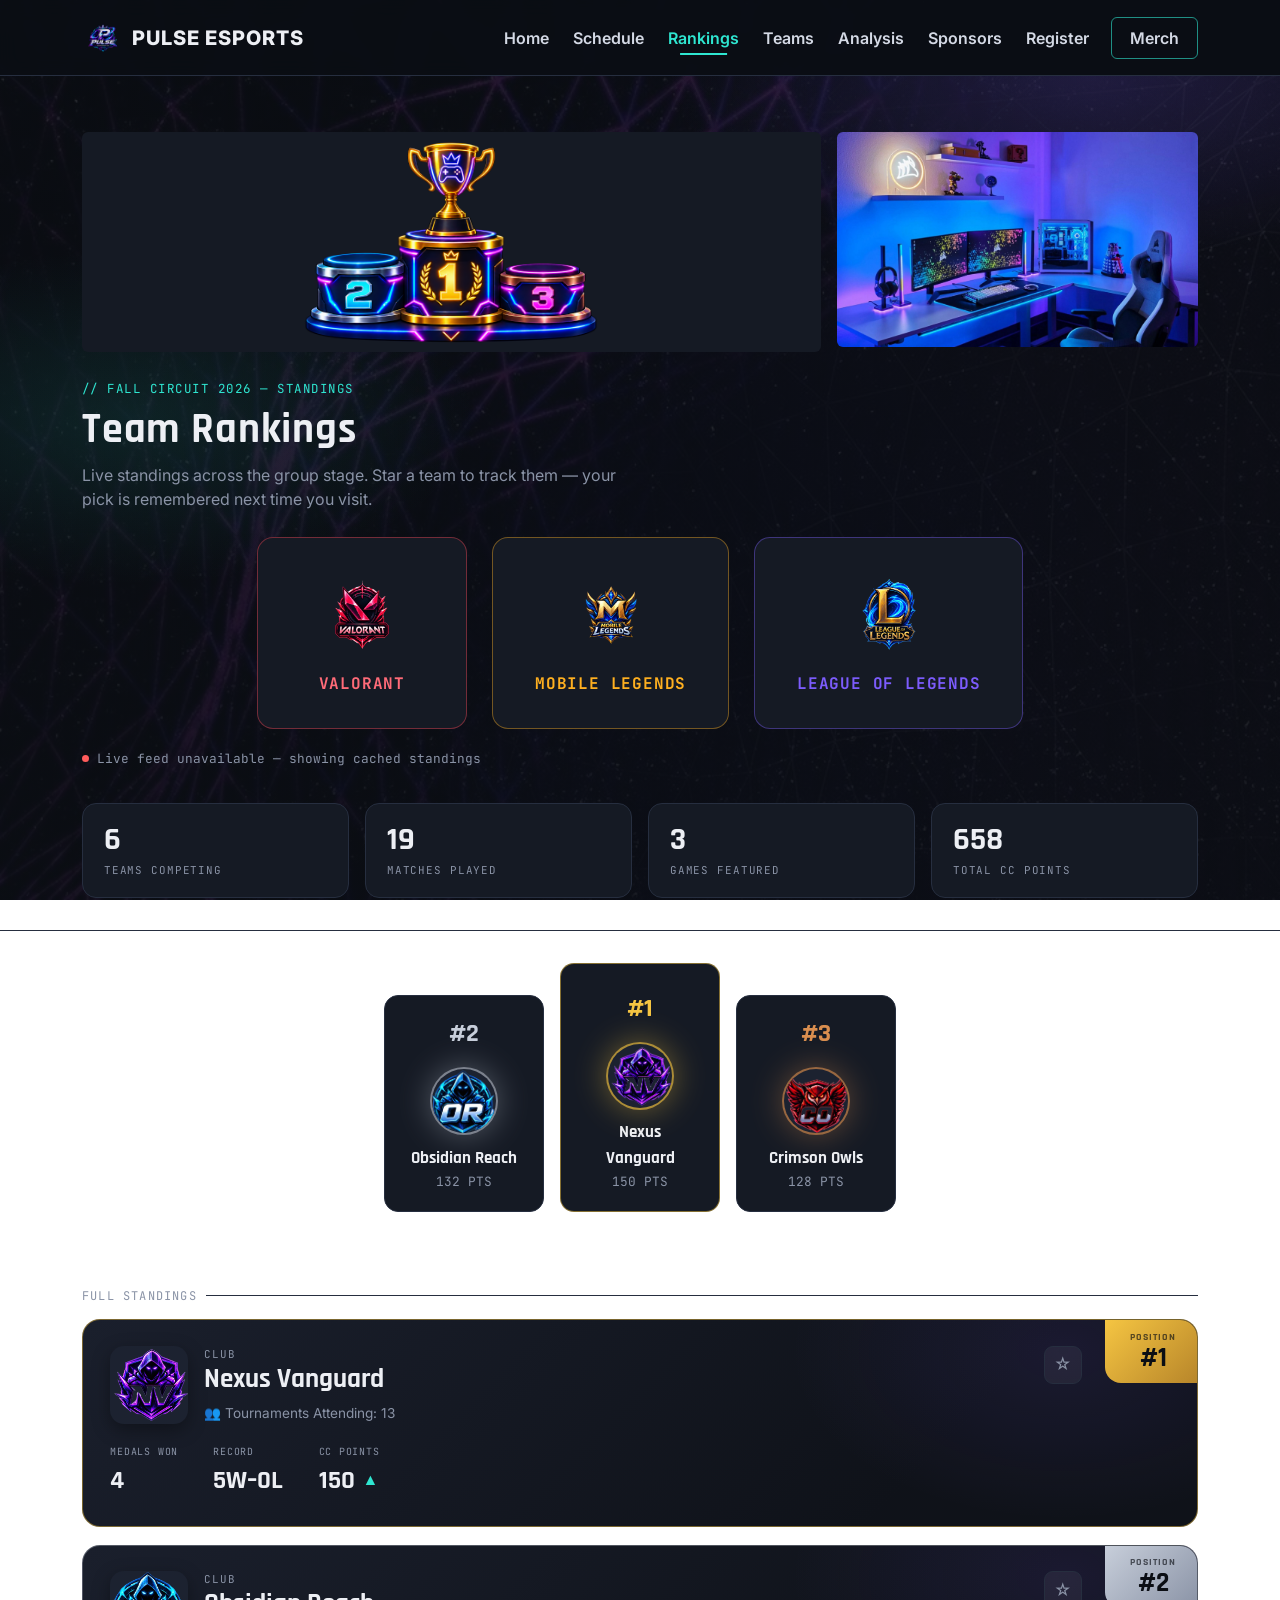
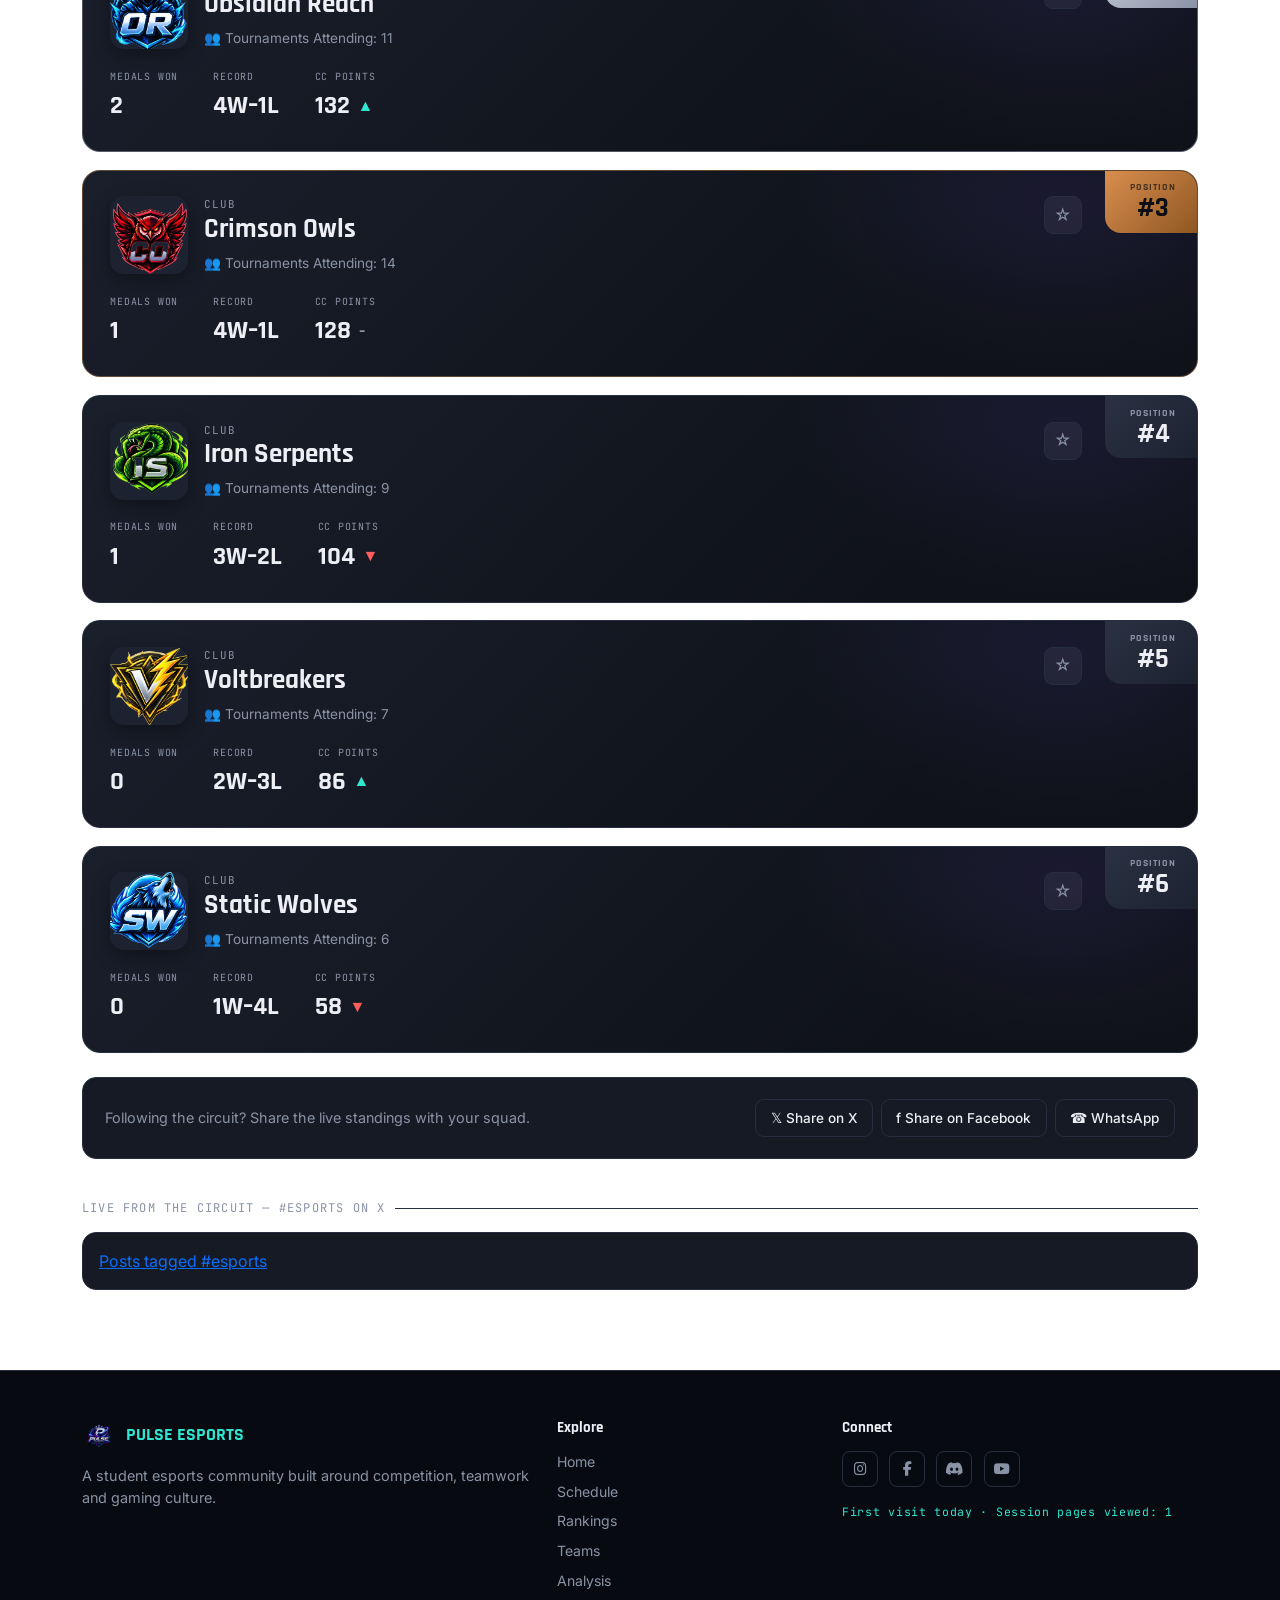
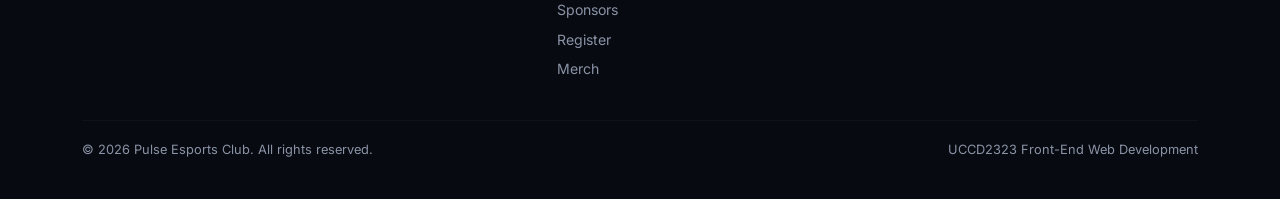
<file: rankings.html>
<!DOCTYPE html>
<html lang="en">
<head>
<meta charset="UTF-8">
<meta name="viewport" content="width=device-width, initial-scale=1.0">
<title>Team Rankings — Pulse Esports Club</title>

<link rel="preconnect" href="https://fonts.googleapis.com">
<link href="https://fonts.googleapis.com/css2?family=Rajdhani:wght@500;600;700&family=Inter:wght@400;500;600&family=JetBrains+Mono:wght@500;700&display=swap" rel="stylesheet">
<link href="https://cdn.jsdelivr.net/npm/bootstrap@5.3.3/dist/css/bootstrap.min.css" rel="stylesheet">
<link rel="stylesheet" href="https://cdnjs.cloudflare.com/ajax/libs/font-awesome/6.5.2/css/all.min.css">

<style>
  :root{
    --bg:#0B0E14;
    --panel:#151A24;
    --panel-2:#1C2230;
    --line:#262E3F;
    --text:#EDEFF4;
    --muted:#8A93A6;
    --violet:#7C5CFC;
    --cyan:#2FE6D1;
    --amber:#FFB020;
    --gold:#F5C542;
    --silver:#C7CEDA;
    --bronze:#D98E4F;
  }
  *{box-sizing:border-box;}
  body{
    background:
      linear-gradient(rgba(11,14,20,.88), rgba(11,14,20,.93)),
      url("images/bg-nebula.jpg");
    background-size:cover; background-position:center; background-attachment:fixed;
    color:var(--text); font-family:'Inter',sans-serif; margin:0; min-height:100vh;
  }
  .display{font-family:'Rajdhani',sans-serif; font-weight:700; letter-spacing:.02em;}
  .mono{font-family:'JetBrains Mono',monospace;}

  .pulse-navbar{min-height:76px; background:rgba(11,14,20,.90); border-bottom:1px solid var(--line); backdrop-filter:blur(10px);}
  .navbar-brand{color:var(--text)!important; font-weight:800; letter-spacing:.06rem;}
  .brand-logo{width:42px;height:42px;object-fit:contain;}
  .pulse-navbar .nav-link{position:relative; margin-left:8px; color:#d4d9e5!important; font-weight:600;}
  .pulse-navbar .nav-link:hover, .pulse-navbar .nav-link.active{color:var(--cyan)!important;}
  .pulse-navbar .nav-link::after{content:""; position:absolute; left:50%; bottom:3px; width:0; height:2px; background:var(--cyan); transform:translateX(-50%); transition:width .25s ease;}
  .pulse-navbar .nav-link:hover::after, .pulse-navbar .nav-link.active::after{width:55%;}
  .pulse-navbar .merch-link{margin-left:14px; padding-left:18px!important; padding-right:18px!important; border:1px solid rgba(47,230,209,.6); border-radius:6px;}

  .hero{padding:3.5rem 0 2rem; border-bottom:1px solid var(--line); position:relative; overflow:hidden;}
  .hero::before{content:""; position:absolute; inset:0;
    background:radial-gradient(600px 260px at 85% 0%, rgba(124,92,252,.18), transparent 70%),
               radial-gradient(500px 240px at 10% 40%, rgba(47,230,209,.1), transparent 70%);
    pointer-events:none;}
  .hero-img{max-height:220px; width:100%; object-fit:cover;}
  .hero-img-contain{object-fit:contain; background:var(--panel);}
  .eyebrow{color:var(--cyan); font-family:'JetBrains Mono',monospace; font-size:.78rem; letter-spacing:.12em; text-transform:uppercase; margin-top:1.75rem;}
  .hero h1{font-size:2.6rem; margin:.4rem 0 .5rem;}
  .hero p{color:var(--muted); max-width:560px;}

  @media (max-width: 576px){
    .hero-img{max-height:150px;}
  }

  .status-line{
    font-family:'JetBrains Mono',monospace; font-size:.8rem; color:var(--muted);
    margin-top:1.25rem; display:flex; align-items:center; gap:.5rem;
  }

  /* Quick stats bar — fills the gap between hero and podium */
  .stats-bar{
    display:grid; grid-template-columns:repeat(4, 1fr); gap:1rem;
    margin-top:2.2rem;
  }
  .stat-box{
    background:var(--panel); border:1px solid var(--line); border-radius:14px;
    padding:1.2rem 1.3rem;
  }
  .stat-box-value{
    font-family:'Rajdhani',sans-serif; font-weight:700; font-size:2rem; line-height:1;
    color:var(--text);
  }
  .stat-box-label{
    font-family:'JetBrains Mono',monospace; font-size:.68rem; letter-spacing:.08em;
    text-transform:uppercase; color:var(--muted); margin-top:.4rem;
  }
  @media (max-width: 767px){
    .stats-bar{grid-template-columns:repeat(2, 1fr);}
  }

  /* Game badges — logo on top, name below. Uses your own logo files in images/ */
  .game-badges{display:flex; gap:1.6rem; margin-top:1.6rem; flex-wrap:wrap; justify-content:center;}
  .game-badge{
    display:flex; flex-direction:column; align-items:center; gap:.9rem;
    font-family:'JetBrains Mono',monospace; font-size:1rem; font-weight:700;
    letter-spacing:.05em; padding:2rem 2.6rem; border-radius:16px;
    border:1px solid var(--line); color:var(--text);
    background:var(--panel);
    min-width:210px;
  }
  .game-badge-icon{width:88px; height:88px; object-fit:contain; border-radius:12px;}
  .game-badge.valorant{border-color:rgba(255,70,85,.4); color:#FF6B78;}
  .game-badge.mlbb{border-color:rgba(255,176,32,.4); color:var(--amber);}
  .game-badge.lol{border-color:rgba(124,92,252,.4); color:var(--violet);}
  .status-dot{width:7px;height:7px;border-radius:50%;background:var(--cyan);}
  .status-dot.error{background:#FF5C5C;}

  /* Loading skeletons — shown while the API call is in flight */
  @keyframes skeleton-pulse{0%,100%{opacity:.5;}50%{opacity:1;}}
  .skeleton{background:var(--panel-2); border-radius:8px; animation:skeleton-pulse 1.3s ease-in-out infinite;}
  .skel-podium-card{
    width:160px; height:170px; border-radius:14px;
    background:var(--panel); border:1px solid var(--line);
  }
  .skel-lb-card{
    height:190px; border-radius:18px;
    background:var(--panel); border:1px solid var(--line);
    margin-bottom:1.1rem;
  }
  @media (prefers-reduced-motion: reduce){ .skeleton{animation:none;} }

  /* Podium */
  .podium-section{padding:2rem 0 0;}
  .podium{display:flex; align-items:flex-end; gap:1rem; justify-content:center; flex-wrap:wrap;}
  .podium-card{
    background:var(--panel); border:1px solid var(--line); border-radius:14px;
    padding:1.2rem 1.4rem; text-align:center; width:160px;
    position:relative;
  }
  .podium-card.rank1{order:2; border-color:rgba(245,197,66,.5); padding-top:1.6rem;}
  .podium-card.rank2{order:1;}
  .podium-card.rank3{order:3;}
  .rank-medal{font-family:'Rajdhani',sans-serif; font-weight:700; font-size:1.6rem;}
  .rank1 .rank-medal{color:var(--gold);}
  .rank2 .rank-medal{color:var(--silver);}
  .rank3 .rank-medal{color:var(--bronze);}

  /* Neon glow ring behind each podium logo */
  .podium-emblem-wrap{
    position:relative;
    width:76px; height:76px;
    margin:.6rem auto .3rem;
    display:flex; align-items:center; justify-content:center;
  }
  .podium-emblem-wrap::before{
    content:"";
    position:absolute; inset:-10px;
    border-radius:50%;
    filter:blur(14px);
    opacity:.75;
    z-index:0;
  }
  .rank1 .podium-emblem-wrap::before{background:radial-gradient(circle, rgba(245,197,66,.85), transparent 70%);}
  .rank2 .podium-emblem-wrap::before{background:radial-gradient(circle, rgba(199,206,218,.75), transparent 70%);}
  .rank3 .podium-emblem-wrap::before{background:radial-gradient(circle, rgba(217,142,79,.8), transparent 70%);}
  .podium-emblem{
    position:relative; z-index:1;
    width:64px; height:64px; border-radius:50%;
    object-fit:cover;
    background:var(--panel-2);
    box-shadow:0 0 0 2px rgba(255,255,255,.06);
  }
  .rank1 .podium-emblem{box-shadow:0 0 0 2px rgba(245,197,66,.6);}
  .rank2 .podium-emblem{box-shadow:0 0 0 2px rgba(199,206,218,.5);}
  .rank3 .podium-emblem{box-shadow:0 0 0 2px rgba(217,142,79,.6);}

  .emblem-fallback{
    display:flex; align-items:center; justify-content:center;
    background:linear-gradient(135deg, var(--violet), #5B3FE0);
    font-family:'Rajdhani',sans-serif; font-weight:700; color:#fff;
  }
  .lb-emblem.emblem-fallback{font-size:1.5rem;}
  .podium-emblem.emblem-fallback{font-size:1.2rem;}

  .podium-team{font-family:'Rajdhani',sans-serif; font-weight:700; font-size:1.05rem; margin:.4rem 0 .1rem;}
  .podium-pts{color:var(--muted); font-family:'JetBrains Mono',monospace; font-size:.8rem;}

  /* Leaderboard table */
  .board-section{padding:2.5rem 0 5rem;}
  .section-label{font-family:'JetBrains Mono',monospace; font-size:.75rem; color:var(--muted); letter-spacing:.1em; text-transform:uppercase; margin:0 0 .9rem; display:flex; align-items:center; gap:.6rem;}
  .section-label::after{content:"";flex:1;height:1px;background:var(--line);}

  /* Big ranking cards */
  .leaderboard{display:flex; flex-direction:column; gap:1.1rem;}
  .lb-card{
    position:relative;
    border-radius:18px; overflow:hidden;
    border:1px solid var(--line);
    padding:1.6rem 1.7rem;
    min-height:190px;
    display:flex; flex-direction:column; justify-content:space-between;
    background:
      radial-gradient(420px 260px at 88% 15%, rgba(124,92,252,.10), transparent 65%),
      linear-gradient(135deg, #1A1F2C 0%, #0F1219 75%);
    transition:transform .15s ease, border-color .15s ease;
  }
  .lb-card:hover{transform:translateY(-2px); border-color:#3A4258;}
  .lb-card.rank-1{border-color:rgba(245,197,66,.45);}
  .lb-card.rank-2{border-color:rgba(199,206,218,.35);}
  .lb-card.rank-3{border-color:rgba(217,142,79,.4);}

  .lb-pos-badge{
    position:absolute; top:0; right:0;
    padding:.6rem 1.3rem .55rem 1.6rem;
    border-bottom-left-radius:16px;
    font-family:'Rajdhani',sans-serif;
    text-align:center;
    background:linear-gradient(135deg,#2A3142,#1C2230);
  }
  .lb-pos-badge.g1{background:linear-gradient(135deg,#F5C542,#B8862A);}
  .lb-pos-badge.g2{background:linear-gradient(135deg,#C7CEDA,#8A93A6);}
  .lb-pos-badge.g3{background:linear-gradient(135deg,#D98E4F,#8F5722);}
  .lb-pos-label{font-size:.62rem; letter-spacing:.1em; text-transform:uppercase; color:rgba(11,14,20,.65); font-weight:700; display:block;}
  .lb-pos-badge:not(.g1):not(.g2):not(.g3) .lb-pos-label{color:var(--muted);}
  .lb-pos-num{font-size:1.7rem; font-weight:700; line-height:1; color:#0B0E14;}
  .lb-pos-badge:not(.g1):not(.g2):not(.g3) .lb-pos-num{color:var(--text);}

  .lb-top{display:flex; align-items:flex-start; justify-content:space-between; gap:1rem; padding-right:5.5rem;}
  .lb-club-label{font-family:'JetBrains Mono',monospace; font-size:.68rem; letter-spacing:.1em; text-transform:uppercase; color:var(--muted); margin-bottom:.15rem;}
  .lb-club-name{font-family:'Rajdhani',sans-serif; font-weight:700; font-size:1.7rem; line-height:1.1;}
  .lb-attending{display:flex; align-items:center; gap:.4rem; color:var(--muted); font-size:.85rem; margin-top:.5rem;}

  .lb-emblem{
    width:78px; height:78px; border-radius:14px; flex-shrink:0;
    object-fit:cover; background:var(--panel-2);
    box-shadow:0 6px 18px rgba(0,0,0,.35);
  }

  .lb-stats{display:flex; gap:2.2rem; margin-top:1.3rem; align-items:flex-end;}
  .lb-stat-label{font-family:'JetBrains Mono',monospace; font-size:.62rem; letter-spacing:.08em; text-transform:uppercase; color:var(--muted); margin-bottom:.15rem;}
  .lb-stat-value{font-family:'Rajdhani',sans-serif; font-weight:700; font-size:1.6rem;}
  .lb-trend-inline{display:inline-flex; align-items:center; gap:.3rem; margin-left:.5rem; font-size:1rem; vertical-align:middle;}
  .trend-up{color:var(--cyan);}
  .trend-down{color:#FF5C5C;}
  .trend-flat{color:var(--muted);}

  .star-btn{
    background:rgba(255,255,255,.05); border:1px solid var(--line); border-radius:9px;
    color:var(--muted); font-size:1.05rem; cursor:pointer; width:38px; height:38px; flex-shrink:0;
  }
  .star-btn.active{color:var(--amber); border-color:rgba(255,176,32,.4);}
  .star-btn:focus-visible{outline:2px solid var(--cyan); outline-offset:2px;}

  /* Share panel */
  .share-panel{
    background:var(--panel); border:1px solid var(--line); border-radius:14px;
    padding:1.3rem 1.4rem; margin-top:1.5rem;
    display:flex; align-items:center; justify-content:space-between; gap:1rem; flex-wrap:wrap;
  }
  .share-panel p{margin:0; color:var(--muted); font-size:.9rem;}
  .share-btn{
    display:inline-flex; align-items:center; gap:.4rem;
    border:1px solid var(--line); border-radius:9px; padding:.5rem .9rem;
    color:var(--text); text-decoration:none; font-size:.85rem; font-weight:500;
    transition:border-color .15s ease;
  }
  .share-btn:hover{border-color:var(--violet); color:var(--text);}

  /* Embedded X/Twitter timeline widget — wraps the injected iframe in our own panel styling */
  .social-embed-panel{
    background:var(--panel); border:1px solid var(--line); border-radius:14px;
    padding:1rem; overflow:hidden;
  }

  /* Fallback shown if X's widget script is blocked (network/ad-blocker) */
  .social-fallback{padding:.5rem;}
  .social-fallback-note{
    font-family:'JetBrains Mono',monospace; font-size:.72rem; color:var(--muted);
    margin-bottom:1rem;
  }
  .mock-post{
    background:var(--panel-2); border:1px solid var(--line); border-radius:12px;
    padding:1rem 1.1rem; margin-bottom:.8rem;
  }
  .mock-post-head{display:flex; align-items:center; gap:.6rem; margin-bottom:.5rem;}
  .mock-post-avatar{
    width:34px; height:34px; border-radius:50%;
    background:linear-gradient(135deg,var(--violet),var(--cyan));
    flex-shrink:0;
  }
  .mock-post-name{font-weight:600; font-size:.88rem;}
  .mock-post-handle{color:var(--muted); font-size:.8rem;}
  .mock-post-text{font-size:.88rem; line-height:1.5; color:var(--text);}
  .mock-post-tag{color:var(--cyan);}
  .social-fallback-cta{
    display:inline-flex; align-items:center; gap:.4rem;
    color:var(--cyan); font-size:.85rem; text-decoration:none; font-weight:600;
    margin-top:.4rem;
  }
  .social-fallback-cta:hover{text-decoration:underline;}

  footer.pulse-footer{background:#070a10; border-top:1px solid var(--line); padding:3rem 0 1.5rem; color:var(--muted); font-size:.9rem;}
  .pulse-footer .footer-brand{display:flex; align-items:center; gap:.6rem; margin-bottom:.8rem;}
  .pulse-footer .footer-brand img{width:34px; height:34px; object-fit:contain; border-radius:6px;}
  .pulse-footer .footer-brand span{font-family:'Rajdhani',sans-serif; font-weight:700; font-size:1.1rem; color:var(--cyan);}
  .pulse-footer h3{font-family:'Rajdhani',sans-serif; font-weight:700; font-size:.95rem; color:var(--text); margin-bottom:.9rem;}
  .pulse-footer ul{list-style:none; padding:0; margin:0;}
  .pulse-footer ul li{margin-bottom:.5rem;}
  .pulse-footer ul a{color:var(--muted); text-decoration:none; font-size:.88rem;}
  .pulse-footer ul a:hover{color:var(--cyan);}
  .pulse-footer .social-links{display:flex; gap:.7rem; margin-bottom:1rem;}
  .pulse-footer .social-links a{width:36px; height:36px; border-radius:8px; border:1px solid var(--line); display:flex; align-items:center; justify-content:center; color:var(--muted); text-decoration:none;}
  .pulse-footer .social-links a:hover{border-color:var(--violet); color:var(--violet);}
  .pulse-footer .visit-message{font-family:'JetBrains Mono',monospace; font-size:.72rem; letter-spacing:.06em; color:var(--cyan); margin:0;}
  .pulse-footer hr{border-color:var(--line); margin:2rem 0 1.2rem;}
  .pulse-footer .footer-bottom{display:flex; justify-content:space-between; flex-wrap:wrap; gap:.5rem; font-size:.8rem;}

  @media (max-width: 576px){
    .hero h1{font-size:2rem;}
    .lb-top{padding-right:0; flex-wrap:wrap;}
    .lb-stats{gap:1.4rem; flex-wrap:wrap;}
  }
</style>
</head>
<body>

<nav class="navbar navbar-expand-lg navbar-dark sticky-top pulse-navbar">
  <div class="container">
    <a class="navbar-brand d-flex align-items-center gap-2" href="index.html">
      <img src="images/pulse-logo.png" alt="Pulse Esports logo" class="brand-logo">
      <span>PULSE ESPORTS</span>
    </a>
    <button class="navbar-toggler" type="button" data-bs-toggle="collapse" data-bs-target="#pulseNavbar">
      <span class="navbar-toggler-icon"></span>
    </button>
    <div class="collapse navbar-collapse" id="pulseNavbar">
      <ul class="navbar-nav ms-auto align-items-lg-center">
        <li class="nav-item"><a class="nav-link" href="index.html">Home</a></li>
        <li class="nav-item"><a class="nav-link" href="schedule.html">Schedule</a></li>
        <li class="nav-item"><a class="nav-link active" href="rankings.html">Rankings</a></li>
        <li class="nav-item"><a class="nav-link" href="teams.html">Teams</a></li>
        <li class="nav-item"><a class="nav-link" href="analysis.html">Analysis</a></li>
        <li class="nav-item"><a class="nav-link" href="sponsor.html">Sponsors</a></li>
        <li class="nav-item"><a class="nav-link" href="register.html">Register</a></li>
        <li class="nav-item"><a class="nav-link merch-link" href="merch.html">Merch</a></li>
      </ul>
    </div>
  </div>
</nav>

<header class="hero">
  <div class="container position-relative">
    <div class="row g-3">
      <div class="col-md-8">
        <img src="images/trophy-podium.png" class="img-fluid rounded hero-img hero-img-contain" alt="Championship trophy">
      </div>
      <div class="col-md-4">
        <img src="images/gaming-setup.jpg" class="img-fluid rounded hero-img" alt="RGB gaming setup">
      </div>
    </div>
    <div class="eyebrow">// FALL CIRCUIT 2026 — STANDINGS</div>
    <h1 class="display">Team Rankings</h1>
    <p>Live standings across the group stage. Star a team to track them — your pick is remembered next time you visit.</p>
    <div class="game-badges">
      <span class="game-badge valorant">
        <img class="game-badge-icon" src="images/valorant-logo.png" alt="Valorant" onerror="this.style.display='none'">
        VALORANT
      </span>
      <span class="game-badge mlbb">
        <img class="game-badge-icon" src="images/mlbb-logo.png" alt="Mobile Legends" onerror="this.style.display='none'">
        MOBILE LEGENDS
      </span>
      <span class="game-badge lol">
        <img class="game-badge-icon" src="images/lol-logo.png" alt="League of Legends" onerror="this.style.display='none'">
        LEAGUE OF LEGENDS
      </span>
    </div>
    <div class="status-line"><span class="status-dot" id="statusDot"></span><span id="statusText">Connecting to standings feed…</span></div>

    <div class="stats-bar">
      <div class="stat-box">
        <div class="stat-box-value">6</div>
        <div class="stat-box-label">Teams Competing</div>
      </div>
      <div class="stat-box">
        <div class="stat-box-value">19</div>
        <div class="stat-box-label">Matches Played</div>
      </div>
      <div class="stat-box">
        <div class="stat-box-value">3</div>
        <div class="stat-box-label">Games Featured</div>
      </div>
      <div class="stat-box">
        <div class="stat-box-value">658</div>
        <div class="stat-box-label">Total CC Points</div>
      </div>
    </div>
  </div>
</header>

<section class="podium-section">
  <div class="container">
    <div class="podium" id="podium"></div>
  </div>
</section>

<main class="board-section">
  <div class="container">
    <div class="section-label" style="margin-top:2.2rem;">Full Standings</div>
    <div class="leaderboard" id="leaderboard"></div>

    <div class="share-panel">
      <p>Following the circuit? Share the live standings with your squad.</p>
      <div class="d-flex gap-2 flex-wrap">
        <a class="share-btn" id="shareTwitter" href="#" target="_blank" rel="noopener">𝕏 Share on X</a>
        <a class="share-btn" id="shareFacebook" href="#" target="_blank" rel="noopener">f Share on Facebook</a>
        <a class="share-btn" id="shareWhatsapp" href="#" target="_blank" rel="noopener">☎ WhatsApp</a>
      </div>
    </div>

    <div class="section-label" style="margin-top:2.5rem;">Live from the Circuit — #Esports on X</div>
    <div class="social-embed-panel" id="socialEmbedPanel">
      <a class="twitter-timeline"
         data-height="500"
         data-theme="dark"
         data-chrome="noheader nofooter noborders transparent"
         href="https://twitter.com/hashtag/esports?src=hashtag_click">
         Posts tagged #esports
      </a>
    </div>
  </div>
</main>

<footer class="pulse-footer">
  <div class="container">
    <div class="row g-4">
      <div class="col-md-5">
        <div class="footer-brand">
          <img src="images/pulse-logo.png" alt="Pulse Esports logo">
          <span>PULSE ESPORTS</span>
        </div>
        <p>A student esports community built around competition, teamwork and gaming culture.</p>
      </div>

      <div class="col-6 col-md-3">
        <h3>Explore</h3>
        <ul>
          <li><a href="index.html">Home</a></li>
          <li><a href="schedule.html">Schedule</a></li>
          <li><a href="rankings.html">Rankings</a></li>
          <li><a href="teams.html">Teams</a></li>
          <li><a href="analysis.html">Analysis</a></li>
          <li><a href="sponsor.html">Sponsors</a></li>
          <li><a href="register.html">Register</a></li>
          <li><a href="merch.html">Merch</a></li>
        </ul>
      </div>

      <div class="col-6 col-md-4">
        <h3>Connect</h3>
        <div class="social-links">
          <a href="#" aria-label="Pulse Esports Instagram"><i class="fa-brands fa-instagram"></i></a>
          <a href="#" aria-label="Pulse Esports Facebook"><i class="fa-brands fa-facebook-f"></i></a>
          <a href="#" aria-label="Pulse Esports Discord"><i class="fa-brands fa-discord"></i></a>
          <a href="#" aria-label="Pulse Esports YouTube"><i class="fa-brands fa-youtube"></i></a>
        </div>
        <p class="visit-message" id="sessionCounter">RANKINGS SESSION VIEW</p>
      </div>
    </div>

    <hr>

    <div class="footer-bottom">
      <p>&copy; 2026 Pulse Esports Club. All rights reserved.</p>
      <p>UCCD2323 Front-End Web Development</p>
    </div>
  </div>
</footer>

<script src="https://code.jquery.com/jquery-3.7.1.min.js"></script>
<script src="https://cdn.jsdelivr.net/npm/bootstrap@5.3.3/dist/js/bootstrap.bundle.min.js"></script>
<!-- X (Twitter) official embed widget — renders the .twitter-timeline anchor above into a live feed -->
<script async src="https://platform.twitter.com/widgets.js" charset="utf-8"></script>
<script>
$(function () {

  const FAV_TEAM_KEY = "pulse_favorite_team"; // localStorage: persists across visits
  const VIEW_KEY = "pulse_session_views";      // sessionStorage: demo counter, same key as schedule.html
  const VISIT_COOKIE = "pulse_visited";        // cookie: tracks return visits, expires in 30 days, same key as schedule.html

  // ---- Cookie helpers ----
  function setCookie(name, value, days) {
    const expires = new Date(Date.now() + days * 864e5).toUTCString();
    document.cookie = `${name}=${encodeURIComponent(value)}; expires=${expires}; path=/`;
  }
  function getCookie(name) {
    const match = document.cookie.match(new RegExp('(^| )' + name + '=([^;]+)'));
    return match ? decodeURIComponent(match[2]) : null;
  }

  // Base standings data (points, wins/losses, trend, logo file) that the club maintains locally.
  const BASE_STANDINGS = [
    { team:"Nexus Vanguard", wins:5, losses:0, pts:150, trend:"up",   tournaments:13, medals:4, logo:"nv-logo.png" },
    { team:"Obsidian Reach", wins:4, losses:1, pts:132, trend:"up",   tournaments:11, medals:2, logo:"or-logo.png" },
    { team:"Crimson Owls",   wins:4, losses:1, pts:128, trend:"flat", tournaments:14, medals:1, logo:"co-logo.png" },
    { team:"Iron Serpents",  wins:3, losses:2, pts:104, trend:"down", tournaments:9,  medals:1, logo:"is-logo.png" },
    { team:"Voltbreakers",   wins:2, losses:3, pts:86,  trend:"up",   tournaments:7,  medals:0, logo:"v-logo.png"  },
    { team:"Static Wolves",  wins:1, losses:4, pts:58,  trend:"down", tournaments:6,  medals:0, logo:"sw-logo.png" }
  ];

  // If a logo file is missing, swap the broken image for a clean initials badge
  // instead of letting the browser's alt-text overflow the circle.
  window.handleLogoError = function (imgEl, team) {
    const initials = team.split(" ").map(w => w[0]).slice(0, 2).join("").toUpperCase();
    const isPodium = imgEl.classList.contains("podium-emblem");
    const cls = isPodium ? "podium-emblem" : "lb-emblem";
    const fallback = document.createElement("div");
    fallback.className = cls + " emblem-fallback";
    fallback.textContent = initials;
    imgEl.replaceWith(fallback);
  };

  function emblemFor(team, logo) {
    return `<img class="lb-emblem" src="images/${logo}" alt="${team} logo" onerror="handleLogoError(this, '${team}')">`;
  }

  function getFavoriteTeam() {
    return localStorage.getItem(FAV_TEAM_KEY) || "";
  }
  function setFavoriteTeam(team) {
    const current = getFavoriteTeam();
    const next = current === team ? "" : team;
    localStorage.setItem(FAV_TEAM_KEY, next);
    return next;
  }

  function trendArrow(trend) {
    if (trend === "up")   return '<span class="trend-up">▲</span>';
    if (trend === "down") return '<span class="trend-down">▼</span>';
    return '<span class="trend-flat">–</span>';
  }

  function showSkeletons() {
    $("#podium").html(
      Array(3).fill('<div class="skel-podium-card skeleton"></div>').join("")
    );
    $("#leaderboard").html(
      Array(6).fill('<div class="skel-lb-card skeleton"></div>').join("")
    );
  }

  function renderPodium(standings) {
    const top3 = standings.slice(0, 3);
    const order = [1, 0, 2]; // display as 2nd, 1st, 3rd
    const html = order.map(i => {
      const t = top3[i];
      if (!t) return "";
      const rankNum = i + 1;
      return `
        <div class="podium-card rank${rankNum}">
          <div class="rank-medal">#${rankNum}</div>
          <div class="podium-emblem-wrap">
            <img class="podium-emblem" src="images/${t.logo}" alt="${t.team} logo" onerror="handleLogoError(this, '${t.team}')">
          </div>
          <div class="podium-team">${t.team}</div>
          <div class="podium-pts">${t.pts} PTS</div>
        </div>`;
    }).join("");
    $("#podium").html(html);
  }

  function renderLeaderboard(standings) {
    const favTeam = getFavoriteTeam();
    const html = standings.map((t, idx) => {
      const rank = idx + 1;
      const badgeClass = rank === 1 ? "g1" : rank === 2 ? "g2" : rank === 3 ? "g3" : "";
      return `
      <div class="lb-card rank-${rank}">
        <div class="lb-pos-badge ${badgeClass}">
          <span class="lb-pos-label">Position</span>
          <span class="lb-pos-num">#${rank}</span>
        </div>

        <div class="lb-top">
          <div class="d-flex gap-3">
            ${emblemFor(t.team, t.logo)}
            <div>
              <div class="lb-club-label">Club</div>
              <div class="lb-club-name">${t.team}</div>
              <div class="lb-attending">👥 Tournaments Attending: ${t.tournaments}</div>
            </div>
          </div>
          <button class="star-btn ${favTeam === t.team ? 'active' : ''}" data-team="${t.team}" aria-label="Follow ${t.team}" title="Follow this team">
            ${favTeam === t.team ? '★' : '☆'}
          </button>
        </div>

        <div class="lb-stats">
          <div>
            <div class="lb-stat-label">Medals Won</div>
            <div class="lb-stat-value">${t.medals}</div>
          </div>
          <div>
            <div class="lb-stat-label">Record</div>
            <div class="lb-stat-value">${t.wins}W–${t.losses}L</div>
          </div>
          <div>
            <div class="lb-stat-label">CC Points</div>
            <div class="lb-stat-value">${t.pts}<span class="lb-trend-inline">${trendArrow(t.trend)}</span></div>
          </div>
        </div>
      </div>`;
    }).join("");
    $("#leaderboard").html(html);
  }

  $("#leaderboard").on("click", ".star-btn", function () {
    const team = $(this).data("team");
    const nowFav = setFavoriteTeam(team);
    $(".star-btn").removeClass("active").html("☆");
    if (nowFav) {
      $(this).addClass("active").html("★");
    }
  });

  function setupShareLinks() {
    const pageUrl = encodeURIComponent(window.location.href);
    const text = encodeURIComponent("Check out the live Pulse Esports Club standings 🏆");
    $("#shareTwitter").attr("href", `https://twitter.com/intent/tweet?text=${text}&url=${pageUrl}`);
    $("#shareFacebook").attr("href", `https://www.facebook.com/sharer/sharer.php?u=${pageUrl}`);
    $("#shareWhatsapp").attr("href", `https://wa.me/?text=${text}%20${pageUrl}`);
  }

  // ---- Call a public RESTful API with jQuery to demonstrate live data retrieval ----
  // JSONPlaceholder is a free public REST API. We use it to pull a set of "player"
  // records and merge win/loss/points data from BASE_STANDINGS to build the live board.
  $("#statusText").text("Connecting to standings feed…");
  showSkeletons();
  const skeletonStart = Date.now();
  const MIN_SKELETON_MS = 900; // keeps the loading state visible long enough to actually see it

  function afterMinDelay(fn) {
    const elapsed = Date.now() - skeletonStart;
    const wait = Math.max(0, MIN_SKELETON_MS - elapsed);
    setTimeout(fn, wait);
  }

  $.ajax({
    url: "https://jsonplaceholder.typicode.com/users",
    method: "GET",
    dataType: "json",
    timeout: 6000
  })
  .done(function (apiData) {
    // Merge: use the API only to prove the live call, keep our own points/trend data
    const standings = BASE_STANDINGS.map((t, i) => ({
      ...t,
      captain: apiData[i] ? apiData[i].name : "—"
    })).sort((a, b) => b.pts - a.pts);

    afterMinDelay(function () {
      $("#statusDot").removeClass("error");
      $("#statusText").text(`Standings feed connected — captains synced from API (${apiData.length} records)`);
      renderPodium(standings);
      renderLeaderboard(standings);
    });
  })
  .fail(function () {
    // Fallback: still render from local data if the API call fails (e.g. offline)
    const standings = [...BASE_STANDINGS].sort((a, b) => b.pts - a.pts);
    afterMinDelay(function () {
      $("#statusDot").addClass("error");
      $("#statusText").text("Live feed unavailable — showing cached standings");
      renderPodium(standings);
      renderLeaderboard(standings);
    });
  });

  setupShareLinks();

  // ---- Cookie-based return-visit tracker + sessionStorage page-view counter ----
  // Same keys as schedule.html, so "Session pages viewed" counts across both pages
  // in the same tab, and "Last visit" reflects whichever Pulse page was opened last.
  const views = parseInt(sessionStorage.getItem(VIEW_KEY) || "0", 10) + 1;
  sessionStorage.setItem(VIEW_KEY, views);

  const lastVisit = getCookie(VISIT_COOKIE);
  if (lastVisit) {
    $("#sessionCounter").text(`Welcome back! Last visit: ${lastVisit} · Session pages viewed: ${views}`);
  } else {
    $("#sessionCounter").text(`First visit today · Session pages viewed: ${views}`);
  }
  setCookie(VISIT_COOKIE, new Date().toLocaleString('en-GB', { dateStyle: 'medium', timeStyle: 'short' }), 30);

  // ---- X widget fallback ----
  // The official X embed (widgets.js) requires platform.twitter.com to be reachable —
  // some networks/ad-blockers block it. If no iframe has been injected after a short
  // wait, swap in a self-contained preview so the section never shows a raw broken link.
  setTimeout(function () {
    const $panel = $("#socialEmbedPanel");
    const widgetLoaded = $panel.find("iframe").length > 0;

    if (!widgetLoaded) {
      $panel.html(`
        <div class="social-fallback">
          <div class="social-fallback-note">⚠ Live X widget unavailable on this network — showing a preview instead</div>

          <div class="mock-post">
            <div class="mock-post-head">
              <div class="mock-post-avatar"></div>
              <div>
                <div class="mock-post-name">Pulse Esports Club</div>
                <div class="mock-post-handle">@PulseEsports · 2h</div>
              </div>
            </div>
            <div class="mock-post-text">Group stage kicks off this Friday! Nexus Vanguard opens against Iron Serpents at 18:00 GMT+8. <span class="mock-post-tag">#Esports</span> <span class="mock-post-tag">#FallCircuit2026</span></div>
          </div>

          <div class="mock-post">
            <div class="mock-post-head">
              <div class="mock-post-avatar"></div>
              <div>
                <div class="mock-post-name">Pulse Esports Club</div>
                <div class="mock-post-handle">@PulseEsports · 5h</div>
              </div>
            </div>
            <div class="mock-post-text">Standings are live on our Rankings page — Nexus Vanguard sits at #1 with 150 CC points. <span class="mock-post-tag">#Esports</span></div>
          </div>

          <a class="social-fallback-cta" href="https://twitter.com/hashtag/esports?src=hashtag_click" target="_blank" rel="noopener">
            View live #Esports posts on X →
          </a>
        </div>
      `);
    }
  }, 2500);
});
</script>
</body>
</html>
</file>
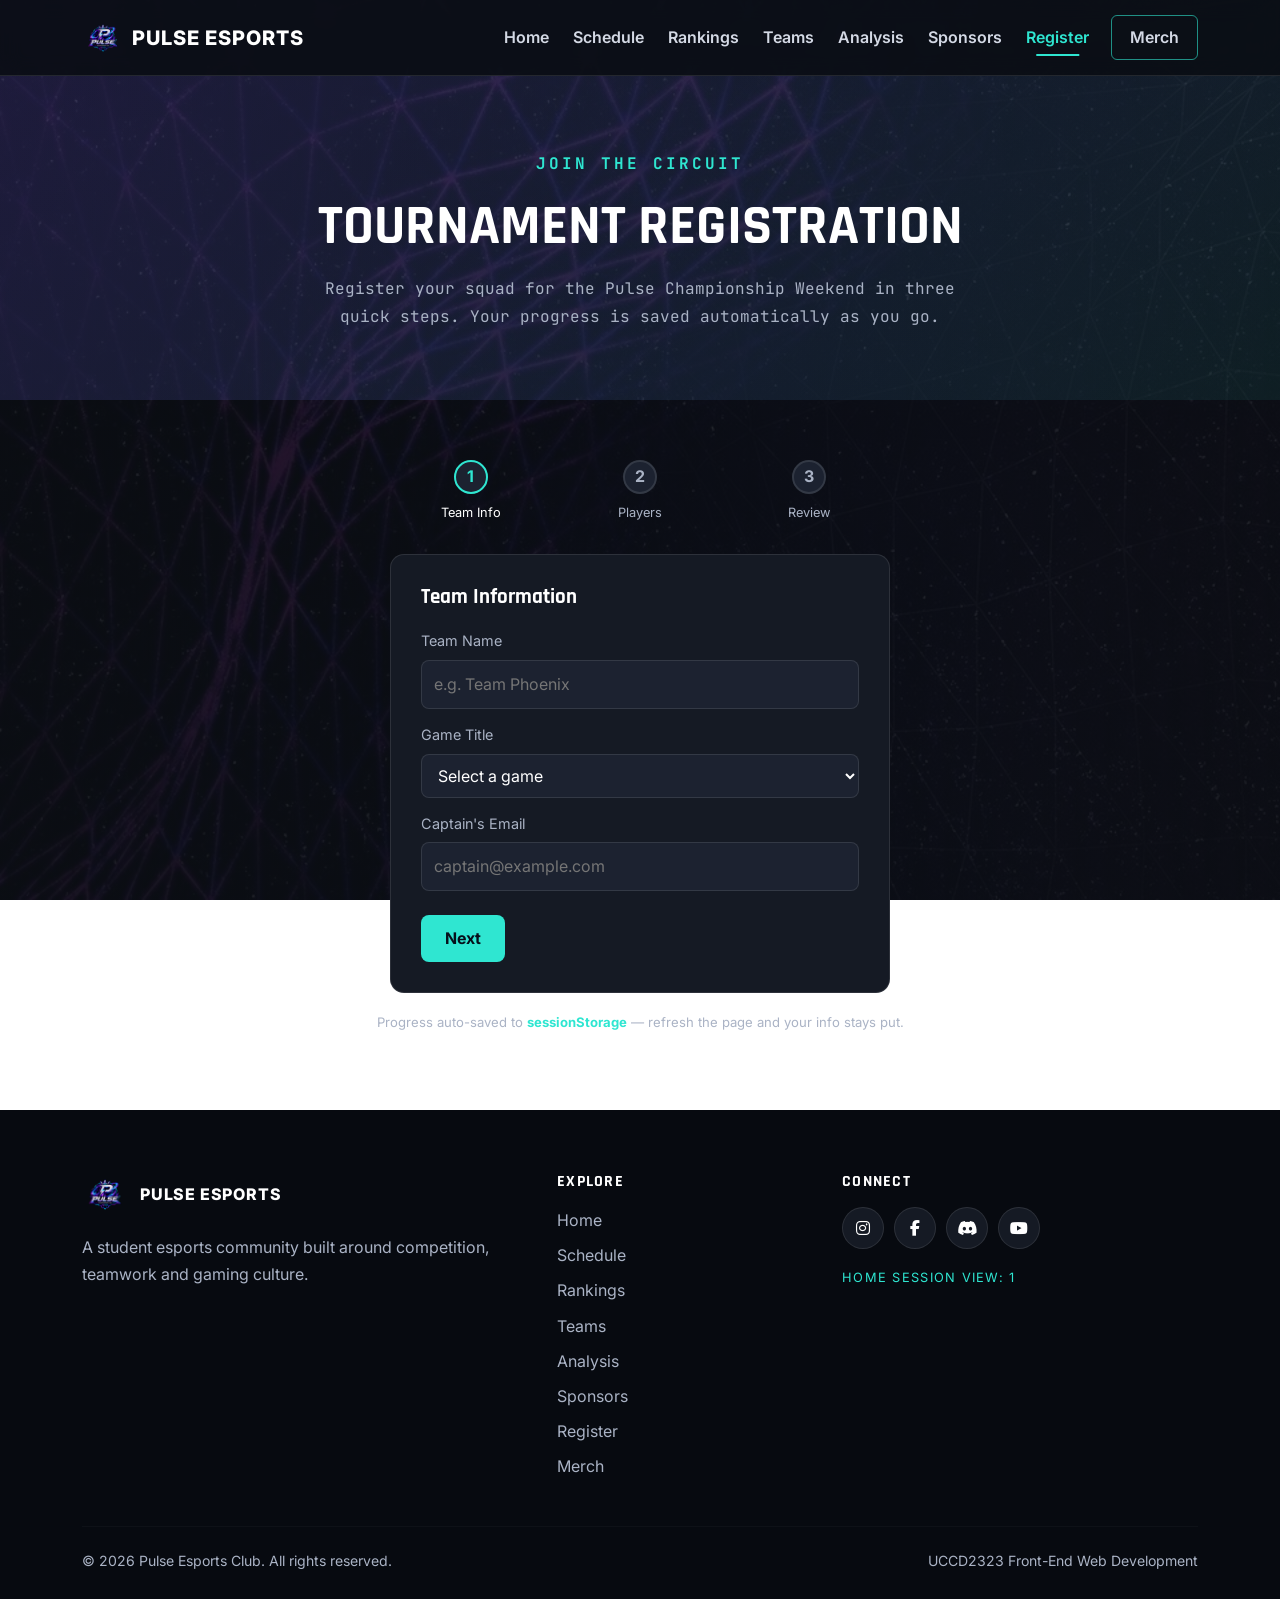
<file: register.html>
<!doctype html>
<html lang="en">
  <head>
    <meta charset="UTF-8" />
    <meta name="viewport" content="width=device-width, initial-scale=1.0" />
    <title>Tournament Registration | Pulse Esports Club</title>

    <link
      href="https://cdn.jsdelivr.net/npm/bootstrap@5.3.3/dist/css/bootstrap.min.css"
      rel="stylesheet"
    />
    <link
      rel="stylesheet"
      href="https://cdnjs.cloudflare.com/ajax/libs/font-awesome/6.5.2/css/all.min.css"
    />

    <!-- Site-wide font pairing (Option 1): Rajdhani for headings, Inter for body, JetBrains Mono for stats/labels -->
    <link rel="preconnect" href="https://fonts.googleapis.com">
    <link href="https://fonts.googleapis.com/css2?family=Rajdhani:wght@500;600;700&family=Inter:wght@400;500;600&family=JetBrains+Mono:wght@500;700&display=swap" rel="stylesheet">
    <link rel="stylesheet" href="css/mainpage.css">

    <style>
      :root {
        --bg: #0b0e14;
        --panel: #151a24;
        --panel-2: #1c2230;
        --cyan: #2fe6d1;
        --purple: #7b5cff;
        --grey: #aab3c5;
        --border: rgba(255, 255, 255, 0.1);
      }

      * {
        box-sizing: border-box;
      }

      body {
        margin: 0;
        background:
          linear-gradient(rgba(11, 14, 20, .88), rgba(11, 14, 20, .93)),
          url("images/bg-nebula.jpg");
        background-size: cover;
        background-position: center;
        background-attachment: fixed;
        min-height: 100vh;
        color: white;
        font-family: 'Inter', Arial, Helvetica, sans-serif;
      }

      h1, h2, h3, h4, h5, h6 {
        font-family: 'Rajdhani', sans-serif;
        font-weight: 700;
      }

      .store-header p {
        font-family: 'JetBrains Mono', monospace;
      }

      .top-bar {
        padding: 20px 0;
        border-bottom: 1px solid var(--border);
      }

      .back-btn {
        color: var(--cyan);
        text-decoration: none;
        font-weight: bold;
      }

      .back-btn:hover {
        color: white;
      }

      .store-header {
        padding: 150px 20px 70px;
        text-align: center;
        background: linear-gradient(
          135deg,
          rgba(123, 92, 255, 0.18),
          rgba(47, 230, 209, 0.08)
        );
      }

      .store-header p {
        color: var(--cyan);
        letter-spacing: 3px;
        font-weight: bold;
      }

      .store-header h1 {
        font-size: 3.5rem;
        font-weight: 900;
      }

      .store-header .description {
        max-width: 650px;
        margin: 15px auto 0;
        color: var(--grey);
        letter-spacing: normal;
        font-weight: normal;
      }

      .form-section {
        padding: 60px 0;
      }

      .steps {
        display: flex;
        max-width: 500px;
        margin: 0 auto 30px;
        gap: 8px;
      }

      .step-track {
        flex: 1;
        text-align: center;
      }

      .step-dot {
        width: 34px;
        height: 34px;
        border-radius: 50%;
        background: var(--panel-2);
        border: 2px solid var(--border);
        display: flex;
        align-items: center;
        justify-content: center;
        margin: 0 auto 8px;
        font-weight: bold;
        color: var(--grey);
      }

      .step-track.active .step-dot {
        border-color: var(--cyan);
        color: var(--cyan);
      }

      .step-track.done .step-dot {
        background: var(--cyan);
        border-color: var(--cyan);
        color: #06231f;
      }

      .step-label {
        font-size: 0.8rem;
        color: var(--grey);
      }

      .step-track.active .step-label {
        color: white;
      }

      .form-card {
        background: var(--panel);
        border: 1px solid var(--border);
        border-radius: 14px;
        padding: 30px;
        max-width: 500px;
        margin: 0 auto;
      }

      .form-card h2 {
        font-size: 1.3rem;
        margin-bottom: 20px;
      }

      label {
        display: block;
        margin-top: 14px;
        margin-bottom: 6px;
        color: var(--grey);
        font-size: 0.9rem;
      }

      input,
      select {
        width: 100%;
        background: var(--panel-2);
        border: 1px solid var(--border);
        border-radius: 8px;
        padding: 10px 12px;
        color: white;
      }

      .player-box {
        border: 1px solid var(--border);
        border-radius: 8px;
        padding: 14px;
        margin-top: 16px;
        background: var(--panel-2);
      }

      .btn-pulse {
        background: var(--cyan);
        color: #06101a;
        border: none;
        padding: 10px 24px;
        border-radius: 8px;
        font-weight: bold;
        margin-top: 24px;
        margin-right: 10px;
      }

      .btn-pulse-outline {
        background: transparent;
        color: var(--grey);
        border: 1px solid var(--border);
        padding: 10px 24px;
        border-radius: 8px;
        font-weight: bold;
        margin-top: 24px;
      }

      .review-line {
        display: flex;
        justify-content: space-between;
        padding: 8px 0;
        border-bottom: 1px solid var(--border);
        font-size: 0.92rem;
      }

      .review-line:last-child {
        border-bottom: none;
      }

      .review-line b {
        color: white;
      }

      .hidden {
        display: none;
      }

      .success-box {
        text-align: center;
      }

      .success-box .icon {
        width: 64px;
        height: 64px;
        border-radius: 50%;
        background: rgba(47, 230, 209, 0.12);
        color: var(--cyan);
        display: flex;
        align-items: center;
        justify-content: center;
        font-size: 1.6rem;
        margin: 0 auto 16px;
      }

      .storage-note {
        text-align: center;
        color: var(--grey);
        font-size: 0.82rem;
        margin-top: 18px;
      }

      .storage-note b {
        color: var(--cyan);
      }

    </style>
  </head>

  <body>
    <nav class="navbar navbar-expand-lg navbar-dark fixed-top pulse-navbar">
        <div class="container">
            <a class="navbar-brand d-flex align-items-center gap-2" href="index.html">
                <img src="images/pulse-logo.png" alt="Pulse Esports logo" class="brand-logo">
                <span>PULSE ESPORTS</span>
            </a>

            <button class="navbar-toggler" type="button" data-bs-toggle="collapse" data-bs-target="#pulseNavbar">
                <span class="navbar-toggler-icon"></span>
            </button>

            <div class="collapse navbar-collapse" id="pulseNavbar">
                <ul class="navbar-nav ms-auto align-items-lg-center">
                    <li class="nav-item"><a class="nav-link" href="index.html">Home</a></li>
                    <li class="nav-item"><a class="nav-link" href="schedule.html">Schedule</a></li>
                    <li class="nav-item"><a class="nav-link" href="rankings.html">Rankings</a></li>
                    <li class="nav-item"><a class="nav-link" href="teams.html">Teams</a></li>
                    <li class="nav-item"><a class="nav-link" href="analysis.html">Analysis</a></li>
                    <li class="nav-item"><a class="nav-link" href="sponsor.html">Sponsors</a></li>
                    <li class="nav-item"><a class="nav-link active" href="register.html">Register</a></li>
                    <li class="nav-item"><a class="nav-link merch-link" href="merch.html">Merch</a></li>
                </ul>
            </div>
        </div>
    </nav>

    <header class="store-header">
      <p>JOIN THE CIRCUIT</p>
      <h1>TOURNAMENT REGISTRATION</h1>
      <p class="description">
        Register your squad for the Pulse Championship Weekend in three quick
        steps. Your progress is saved automatically as you go.
      </p>
    </header>

    <section class="form-section">
      <div class="container">
        <div class="steps" id="stepTrack">
          <div class="step-track active" data-step="1">
            <div class="step-dot">1</div>
            <div class="step-label">Team Info</div>
          </div>
          <div class="step-track" data-step="2">
            <div class="step-dot">2</div>
            <div class="step-label">Players</div>
          </div>
          <div class="step-track" data-step="3">
            <div class="step-dot">3</div>
            <div class="step-label">Review</div>
          </div>
        </div>

        <!-- STEP 1: TEAM INFO -->
        <div id="step1" class="form-card">
          <h2>Team Information</h2>

          <label for="teamName">Team Name</label>
          <input type="text" id="teamName" placeholder="e.g. Team Phoenix" />

          <label for="game">Game Title</label>
          <select id="game">
            <option value="">Select a game</option>
            <option value="Valorant">Valorant</option>
            <option value="Mobile Legends">Mobile Legends</option>
            <option value="League of Legends">League of Legends</option>
          </select>

          <label for="captainEmail">Captain's Email</label>
          <input
            type="email"
            id="captainEmail"
            placeholder="captain@example.com"
          />

          <button class="btn-pulse" onclick="goToStep2()">Next</button>
        </div>

        <!-- STEP 2: PLAYERS -->
        <div id="step2" class="form-card hidden">
          <h2>Player Roster</h2>
          <p style="color: var(--grey); font-size: 0.88rem">
            Add at least 2 players.
          </p>

          <div class="player-box">
            <label for="player1">Player 1 In-game Name</label>
            <input type="text" id="player1" />
          </div>

          <div class="player-box">
            <label for="player2">Player 2 In-game Name</label>
            <input type="text" id="player2" />
          </div>

          <div class="player-box">
            <label for="player3">Player 3 In-game Name (optional)</label>
            <input type="text" id="player3" />
          </div>

          <button class="btn-pulse-outline" onclick="goToStep1()">Back</button>
          <button class="btn-pulse" onclick="goToStep3()">Next</button>
        </div>

        <!-- STEP 3: REVIEW -->
        <div id="step3" class="form-card hidden">
          <h2>Review &amp; Submit</h2>
          <div id="reviewArea"></div>

          <button class="btn-pulse-outline" onclick="goToStep2()">Back</button>
          <button class="btn-pulse" onclick="submitForm()">
            Submit Registration
          </button>
        </div>

        <!-- SUCCESS -->
        <div id="successBox" class="form-card success-box hidden">
          <div class="icon"><i class="fa-solid fa-check"></i></div>
          <h2>You're Registered!</h2>
          <p style="color: var(--grey)">
            Your team has been entered into the tournament bracket.
          </p>
          <button class="btn-pulse" onclick="location.reload()">
            Register Another Team
          </button>
        </div>

        <p class="storage-note" id="storageNote">
          Progress auto-saved to <b>sessionStorage</b> — refresh the page and
          your info stays put.
        </p>
      </div>
    </section>

    <footer class="pulse-footer">
        <div class="container">
            <div class="row g-4">
                <div class="col-md-5">
                    <div class="footer-brand">
                        <img src="images/pulse-logo.png" alt="Pulse Esports logo">
                        <span>PULSE ESPORTS</span>
                    </div>
                    <p>A student esports community built around competition, teamwork and gaming culture.</p>
                </div>

                <div class="col-6 col-md-3">
                    <h3>Explore</h3>
                    <ul>
                        <li><a href="index.html">Home</a></li>
                        <li><a href="schedule.html">Schedule</a></li>
                        <li><a href="rankings.html">Rankings</a></li>
                        <li><a href="teams.html">Teams</a></li>
                        <li><a href="analysis.html">Analysis</a></li>
                        <li><a href="sponsor.html">Sponsors</a></li>
                        <li><a href="register.html">Register</a></li>
                        <li><a href="merch.html">Merch</a></li>
                    </ul>
                </div>

                <div class="col-6 col-md-4">
                    <h3>Connect</h3>
                    <div class="social-links">
                        <a href="#" aria-label="Pulse Esports Instagram"><i class="fa-brands fa-instagram"></i></a>
                        <a href="#" aria-label="Pulse Esports Facebook"><i class="fa-brands fa-facebook-f"></i></a>
                        <a href="#" aria-label="Pulse Esports Discord"><i class="fa-brands fa-discord"></i></a>
                        <a href="#" aria-label="Pulse Esports YouTube"><i class="fa-brands fa-youtube"></i></a>
                    </div>
                    <p id="visitMessage" class="visit-message">REGISTER SESSION VIEW</p>
                </div>
            </div>

            <hr>

            <div class="footer-bottom">
                <p>&copy; 2026 Pulse Esports Club. All rights reserved.</p>
                <p>UCCD2323 Front-End Web Development</p>
            </div>
        </div>
    </footer>

    <script src="https://cdn.jsdelivr.net/npm/bootstrap@5.3.3/dist/js/bootstrap.bundle.min.js"></script>
    <script src="https://code.jquery.com/jquery-3.7.1.min.js"></script>
    <script src="js/mainpage.js"></script>

    <script>
      var currentStep = 1;

      // -----------------------------------------------------------
      // Moves the step indicator dots and shows/hides the right
      // form-card for the given step number.
      // -----------------------------------------------------------
      function showStep(step) {
        document.getElementById("step1").classList.add("hidden");
        document.getElementById("step2").classList.add("hidden");
        document.getElementById("step3").classList.add("hidden");
        document.getElementById("step" + step).classList.remove("hidden");

        var tracks = document.querySelectorAll(".step-track");
        for (var i = 0; i < tracks.length; i++) {
          var n = parseInt(tracks[i].getAttribute("data-step"));
          tracks[i].classList.remove("active", "done");
          if (n === step) tracks[i].classList.add("active");
          if (n < step) tracks[i].classList.add("done");
        }

        currentStep = step;
      }

      // -----------------------------------------------------------
      // STEP 1 -> STEP 2
      // Validates the team info, saves it to sessionStorage so a
      // refresh does not lose the data, then moves to step 2.
      // -----------------------------------------------------------
      function goToStep2() {
        var teamName = document.getElementById("teamName").value;
        var game = document.getElementById("game").value;
        var email = document.getElementById("captainEmail").value;

        if (teamName == "" || game == "" || email == "") {
          alert("Please fill in all team info fields.");
          return;
        }

        sessionStorage.setItem("teamName", teamName);
        sessionStorage.setItem("game", game);
        sessionStorage.setItem("captainEmail", email);

        showStep(2);
      }

      function goToStep1() {
        showStep(1);
      }

      // -----------------------------------------------------------
      // STEP 2 -> STEP 3
      // Validates at least 2 players, saves them, then builds the
      // review summary from the saved sessionStorage data.
      // -----------------------------------------------------------
      function goToStep3() {
        var player1 = document.getElementById("player1").value;
        var player2 = document.getElementById("player2").value;
        var player3 = document.getElementById("player3").value;

        if (player1 == "" || player2 == "") {
          alert("Please enter at least 2 players.");
          return;
        }

        sessionStorage.setItem("player1", player1);
        sessionStorage.setItem("player2", player2);
        sessionStorage.setItem("player3", player3);

        var review =
          '<div class="review-line"><span>Team Name</span><b>' +
          sessionStorage.getItem("teamName") +
          "</b></div>" +
          '<div class="review-line"><span>Game</span><b>' +
          sessionStorage.getItem("game") +
          "</b></div>" +
          '<div class="review-line"><span>Captain Email</span><b>' +
          sessionStorage.getItem("captainEmail") +
          "</b></div>" +
          '<div class="review-line"><span>Player 1</span><b>' +
          sessionStorage.getItem("player1") +
          "</b></div>" +
          '<div class="review-line"><span>Player 2</span><b>' +
          sessionStorage.getItem("player2") +
          "</b></div>" +
          '<div class="review-line"><span>Player 3</span><b>' +
          (sessionStorage.getItem("player3") || "—") +
          "</b></div>";

        document.getElementById("reviewArea").innerHTML = review;

        showStep(3);
      }

      // -----------------------------------------------------------
      // FINAL SUBMIT
      // Shows the success card and clears sessionStorage now that
      // registration is complete.
      // -----------------------------------------------------------
      function submitForm() {
        document.getElementById("step3").classList.add("hidden");
        document.getElementById("successBox").classList.remove("hidden");
        document.getElementById("storageNote").classList.add("hidden");
        document.getElementById("stepTrack").classList.add("hidden");
        sessionStorage.clear();
      }
    </script>
  </body>
</html>
</file>
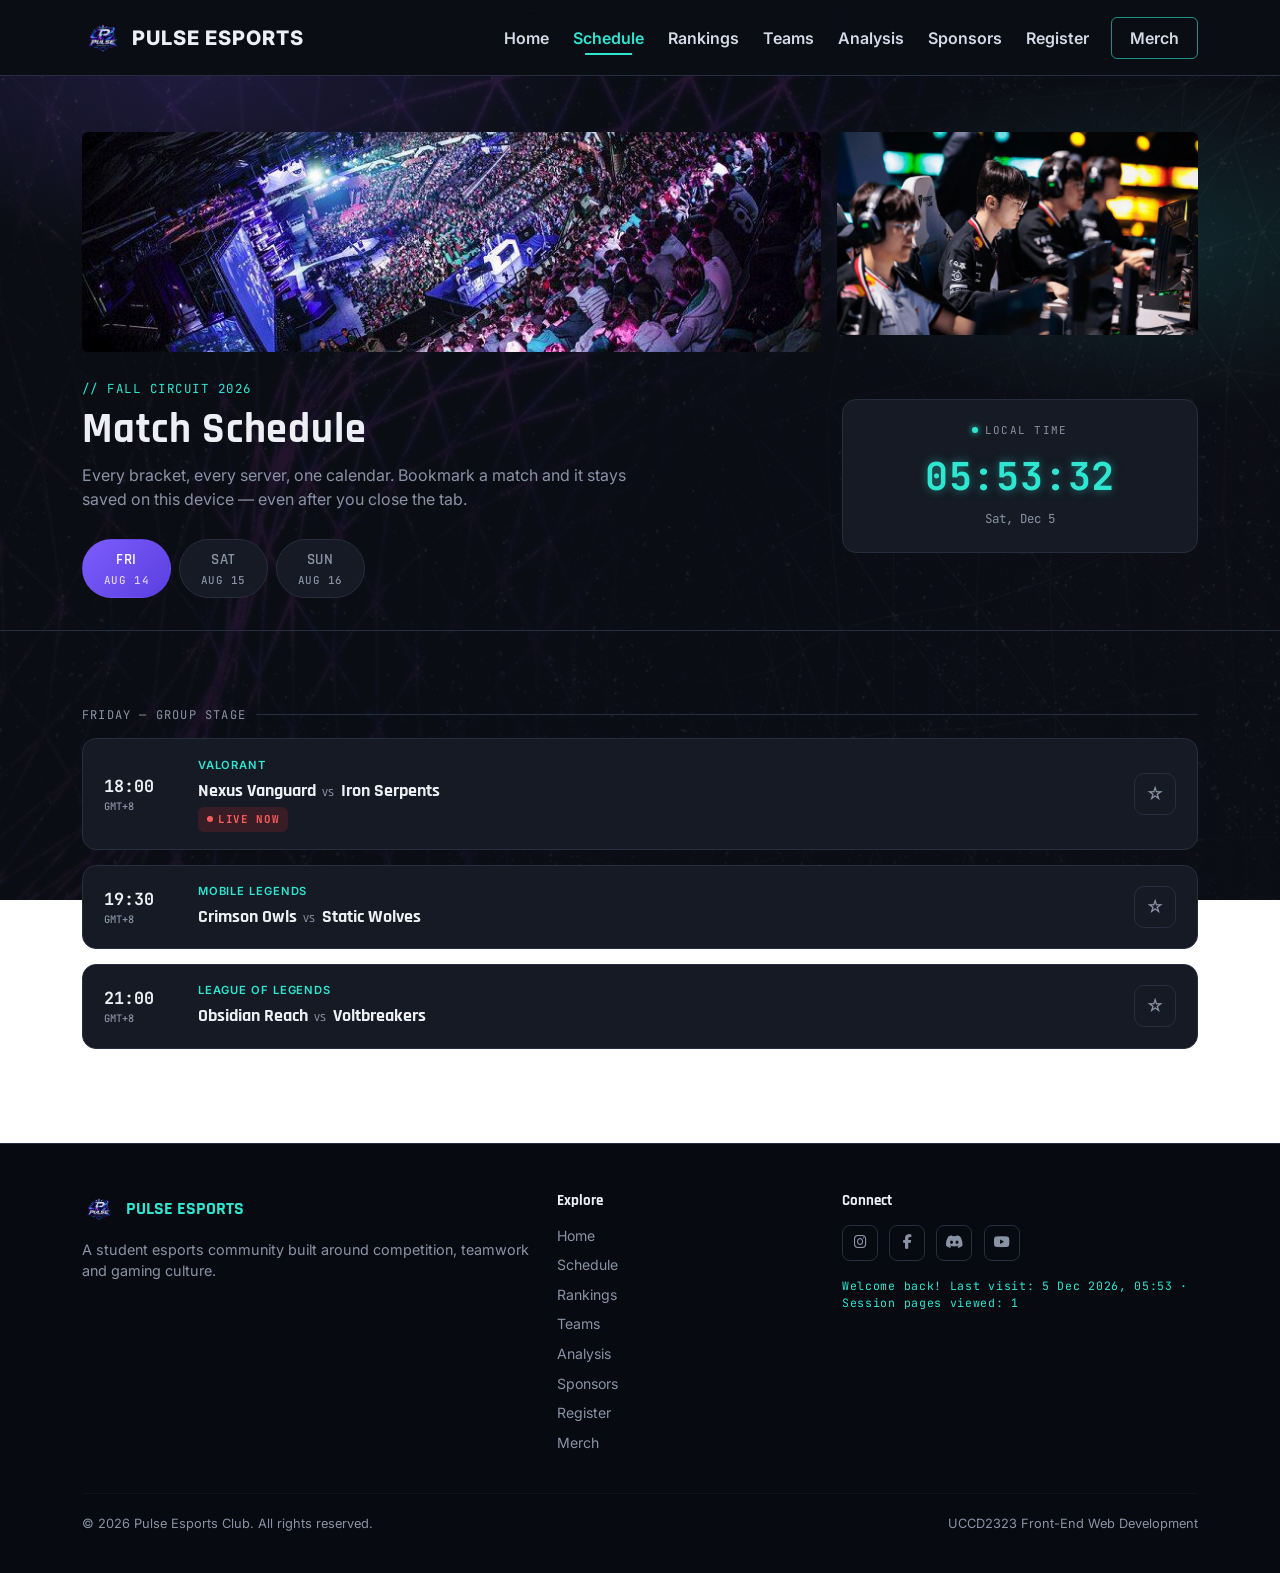
<file: schedule.html>
<!DOCTYPE html>
<html lang="en">

<head>
    <meta charset="UTF-8">
    <meta name="viewport" content="width=device-width, initial-scale=1.0">
    <title>Match Schedule — Pulse Esports Club</title>

    <link rel="preconnect" href="https://fonts.googleapis.com">
    <link
        href="https://fonts.googleapis.com/css2?family=Rajdhani:wght@500;600;700&family=Inter:wght@400;500;600&family=JetBrains+Mono:wght@500;700&display=swap"
        rel="stylesheet">
    <link href="https://cdn.jsdelivr.net/npm/bootstrap@5.3.3/dist/css/bootstrap.min.css" rel="stylesheet">
    <link rel="stylesheet" href="https://cdnjs.cloudflare.com/ajax/libs/font-awesome/6.5.2/css/all.min.css">

    <style>
        :root {
            --bg: #0B0E14;
            --panel: #151A24;
            --panel-2: #1C2230;
            --line: #262E3F;
            --text: #EDEFF4;
            --muted: #8A93A6;
            --violet: #7C5CFC;
            --cyan: #2FE6D1;
            --amber: #FFB020;
        }

        * {
            box-sizing: border-box;
        }

        body {
            background:
                linear-gradient(rgba(11, 14, 20, .88), rgba(11, 14, 20, .93)),
                url("images/bg-nebula.jpg");
            background-size: cover;
            background-position: center;
            background-attachment: fixed;
            color: var(--text);
            font-family: 'Inter', sans-serif;
            margin: 0;
            min-height: 100vh;
        }

        .display {
            font-family: 'Rajdhani', sans-serif;
            font-weight: 700;
            letter-spacing: .02em;
        }

        .mono {
            font-family: 'JetBrains Mono', monospace;
        }

        /* Navbar — matches index.html's pulse-navbar */
        .pulse-navbar {
            min-height: 76px;
            background: rgba(11, 14, 20, .90);
            border-bottom: 1px solid var(--line);
            backdrop-filter: blur(10px);
        }

        .navbar-brand {
            color: var(--text) !important;
            font-weight: 800;
            letter-spacing: .06rem;
        }

        .brand-logo {
            width: 42px;
            height: 42px;
            object-fit: contain;
        }

        .pulse-navbar .nav-link {
            position: relative;
            margin-left: 8px;
            color: #d4d9e5 !important;
            font-weight: 600;
        }

        .pulse-navbar .nav-link:hover,
        .pulse-navbar .nav-link.active {
            color: var(--cyan) !important;
        }

        .pulse-navbar .nav-link::after {
            content: "";
            position: absolute;
            left: 50%;
            bottom: 3px;
            width: 0;
            height: 2px;
            background: var(--cyan);
            transform: translateX(-50%);
            transition: width .25s ease;
        }

        .pulse-navbar .nav-link:hover::after,
        .pulse-navbar .nav-link.active::after {
            width: 55%;
        }

        .pulse-navbar .merch-link {
            margin-left: 14px;
            padding-left: 18px !important;
            padding-right: 18px !important;
            border: 1px solid rgba(47, 230, 209, .6);
            border-radius: 6px;
        }

        /* Hero */
        .hero {
            padding: 3.5rem 0 2rem;
            border-bottom: 1px solid var(--line);
            position: relative;
            overflow: hidden;
        }

        .hero::before {
            content: "";
            position: absolute;
            inset: 0;
            background: radial-gradient(600px 260px at 15% 0%, rgba(124, 92, 252, .18), transparent 70%),
                radial-gradient(500px 240px at 90% 30%, rgba(47, 230, 209, .12), transparent 70%);
            pointer-events: none;
        }

        /* Fills the box completely — no letterboxing. Use .hero-img-contain instead if an image needs to show in full without cropping. */
        .hero-img {
            max-height: 220px;
            width: 100%;
            object-fit: cover;
        }

        .hero-img-contain {
            object-fit: contain;
            background: var(--panel);
        }

        .eyebrow {
            color: var(--cyan);
            font-family: 'JetBrains Mono', monospace;
            font-size: .78rem;
            letter-spacing: .12em;
            text-transform: uppercase;
            margin-top: 1.75rem;
        }

        .hero h1 {
            font-size: 2.6rem;
            margin: .4rem 0 .5rem;
        }

        .hero p {
            color: var(--muted);
            max-width: 560px;
        }

        /* Day tabs */
        .day-tabs {
            display: flex;
            gap: .5rem;
            margin: 1.75rem 0 0;
            flex-wrap: wrap;
        }

        .day-tab {
            background: var(--panel);
            border: 1px solid var(--line);
            color: var(--muted);
            font-family: 'Rajdhani', sans-serif;
            font-weight: 600;
            letter-spacing: .03em;
            padding: .55rem 1.3rem;
            border-radius: 999px;
            cursor: pointer;
            font-size: .95rem;
            transition: all .15s ease;
        }

        .day-tab .sub {
            display: block;
            font-family: 'JetBrains Mono', monospace;
            font-weight: 500;
            font-size: .68rem;
            color: var(--muted);
            letter-spacing: .05em;
        }

        .day-tab.active {
            background: linear-gradient(135deg, var(--violet), #5B3FE0);
            border-color: transparent;
            color: #fff;
        }

        .day-tab.active .sub {
            color: rgba(255, 255, 255, .75);
        }

        /* Live clock card */
        .live-clock-card {
            background: var(--panel);
            border: 1px solid var(--line);
            border-radius: 14px;
            padding: 1.4rem 1.6rem;
            text-align: center;
            height: fit-content;
        }

        .live-clock-label {
            font-family: 'JetBrains Mono', monospace;
            font-size: .68rem;
            letter-spacing: .12em;
            text-transform: uppercase;
            color: var(--muted);
            display: flex;
            align-items: center;
            justify-content: center;
            gap: .4rem;
            margin-bottom: .6rem;
        }

        .live-clock-label .dot {
            width: 6px;
            height: 6px;
            border-radius: 50%;
            background: var(--cyan);
            box-shadow: 0 0 6px var(--cyan);
            animation: pulse 1.4s infinite;
        }

        .live-clock-time {
            font-family: 'JetBrains Mono', monospace;
            font-weight: 700;
            font-size: 2.4rem;
            color: var(--cyan);
            text-shadow: 0 0 10px rgba(47, 230, 209, .5);
            letter-spacing: .02em;
        }

        .live-clock-date {
            font-family: 'JetBrains Mono', monospace;
            font-size: .78rem;
            color: var(--muted);
            margin-top: .3rem;
        }

        @media (max-width: 991px) {
            .live-clock-card {
                margin-top: 1.5rem;
            }
        }

        /* Match list */
        .match-section {
            padding: 2.5rem 0 5rem;
        }

        .match-card {
            background: var(--panel);
            border: 1px solid var(--line);
            border-radius: 14px;
            padding: 1.1rem 1.3rem;
            margin-bottom: .9rem;
            display: flex;
            align-items: center;
            gap: 1rem;
            transition: border-color .15s ease, transform .15s ease;
        }

        .match-card:hover {
            border-color: #3A4258;
            transform: translateY(-1px);
        }

        .match-time {
            font-family: 'JetBrains Mono', monospace;
            font-weight: 700;
            font-size: 1.05rem;
            width: 78px;
            flex-shrink: 0;
            color: var(--text);
        }

        .match-time .zone {
            display: block;
            font-size: .65rem;
            color: var(--muted);
            font-weight: 500;
        }

        .match-game {
            font-size: .7rem;
            text-transform: uppercase;
            letter-spacing: .08em;
            color: var(--cyan);
            font-weight: 600;
            margin-bottom: .2rem;
        }

        .teams {
            font-family: 'Rajdhani', sans-serif;
            font-weight: 700;
            font-size: 1.15rem;
        }

        .teams .vs {
            color: var(--muted);
            font-weight: 500;
            font-size: .9rem;
            margin: 0 .4rem;
        }

        .match-meta {
            flex: 1;
            min-width: 0;
        }

        .live-badge {
            background: rgba(255, 52, 52, .15);
            color: #FF5C5C;
            font-family: 'JetBrains Mono', monospace;
            font-size: .68rem;
            font-weight: 700;
            padding: .25rem .55rem;
            border-radius: 6px;
            letter-spacing: .06em;
            display: inline-flex;
            align-items: center;
            gap: .35rem;
        }

        .live-badge .dot {
            width: 6px;
            height: 6px;
            border-radius: 50%;
            background: #FF5C5C;
            animation: pulse 1.4s infinite;
        }

        @keyframes pulse {

            0%,
            100% {
                opacity: 1;
            }

            50% {
                opacity: .25;
            }
        }

        @media (prefers-reduced-motion: reduce) {
            .live-badge .dot {
                animation: none;
            }
        }

        .fav-btn {
            background: none;
            border: 1px solid var(--line);
            border-radius: 10px;
            width: 42px;
            height: 42px;
            flex-shrink: 0;
            display: flex;
            align-items: center;
            justify-content: center;
            color: var(--muted);
            cursor: pointer;
            font-size: 1.1rem;
            transition: all .15s ease;
        }

        .fav-btn:hover {
            border-color: var(--violet);
            color: var(--violet);
        }

        .fav-btn.saved {
            background: rgba(124, 92, 252, .15);
            border-color: var(--violet);
            color: var(--violet);
        }

        .fav-btn:focus-visible {
            outline: 2px solid var(--cyan);
            outline-offset: 2px;
        }

        .section-label {
            font-family: 'JetBrains Mono', monospace;
            font-size: .75rem;
            color: var(--muted);
            letter-spacing: .1em;
            text-transform: uppercase;
            margin: 2.2rem 0 .9rem;
            display: flex;
            align-items: center;
            gap: .6rem;
        }

        .section-label::after {
            content: "";
            flex: 1;
            height: 1px;
            background: var(--line);
        }

        .empty-state {
            text-align: center;
            padding: 3rem 1rem;
            color: var(--muted);
            border: 1px dashed var(--line);
            border-radius: 14px;
        }

        footer.pulse-footer {
            background: #070a10;
            border-top: 1px solid var(--line);
            padding: 3rem 0 1.5rem;
            color: var(--muted);
            font-size: .9rem;
        }

        .pulse-footer .footer-brand {
            display: flex;
            align-items: center;
            gap: .6rem;
            margin-bottom: .8rem;
        }

        .pulse-footer .footer-brand img {
            width: 34px;
            height: 34px;
            object-fit: contain;
            border-radius: 6px;
        }

        .pulse-footer .footer-brand span {
            font-family: 'Rajdhani', sans-serif;
            font-weight: 700;
            font-size: 1.1rem;
            color: var(--cyan);
        }

        .pulse-footer h3 {
            font-family: 'Rajdhani', sans-serif;
            font-weight: 700;
            font-size: .95rem;
            color: var(--text);
            margin-bottom: .9rem;
        }

        .pulse-footer ul {
            list-style: none;
            padding: 0;
            margin: 0;
        }

        .pulse-footer ul li {
            margin-bottom: .5rem;
        }

        .pulse-footer ul a {
            color: var(--muted);
            text-decoration: none;
            font-size: .88rem;
        }

        .pulse-footer ul a:hover {
            color: var(--cyan);
        }

        .pulse-footer .social-links {
            display: flex;
            gap: .7rem;
            margin-bottom: 1rem;
        }

        .pulse-footer .social-links a {
            width: 36px;
            height: 36px;
            border-radius: 8px;
            border: 1px solid var(--line);
            display: flex;
            align-items: center;
            justify-content: center;
            color: var(--muted);
            text-decoration: none;
        }

        .pulse-footer .social-links a:hover {
            border-color: var(--violet);
            color: var(--violet);
        }

        .pulse-footer .visit-message {
            font-family: 'JetBrains Mono', monospace;
            font-size: .72rem;
            letter-spacing: .06em;
            color: var(--cyan);
            margin: 0;
        }

        .pulse-footer hr {
            border-color: var(--line);
            margin: 2rem 0 1.2rem;
        }

        .pulse-footer .footer-bottom {
            display: flex;
            justify-content: space-between;
            flex-wrap: wrap;
            gap: .5rem;
            font-size: .8rem;
        }

        @media (max-width: 576px) {

            .match-card {
                flex-wrap: wrap;
            }

            .teams {
                font-size: 1rem;
            }

            .hero h1 {
                font-size: 2rem;
            }

            .hero-img {
                max-height: 150px;
            }
        }
    </style>
</head>

<body>

    <nav class="navbar navbar-expand-lg navbar-dark sticky-top pulse-navbar">
        <div class="container">
            <a class="navbar-brand d-flex align-items-center gap-2" href="index.html">
                <img src="images/pulse-logo.png" alt="Pulse Esports logo" class="brand-logo">
                <span>PULSE ESPORTS</span>
            </a>

            <button class="navbar-toggler" type="button" data-bs-toggle="collapse" data-bs-target="#pulseNavbar">
                <span class="navbar-toggler-icon"></span>
            </button>
            <div class="collapse navbar-collapse" id="pulseNavbar">
                <ul class="navbar-nav ms-auto align-items-lg-center">
                    <li class="nav-item"><a class="nav-link" href="index.html">Home</a></li>
                    <li class="nav-item"><a class="nav-link active" href="schedule.html">Schedule</a></li>
                    <li class="nav-item"><a class="nav-link" href="rankings.html">Rankings</a></li>
                    <li class="nav-item"><a class="nav-link" href="teams.html">Teams</a></li>
                    <li class="nav-item"><a class="nav-link" href="analysis.html">Analysis</a></li>
                    <li class="nav-item"><a class="nav-link" href="sponsor.html">Sponsors</a></li>
                    <li class="nav-item"><a class="nav-link" href="register.html">Register</a></li>
                    <li class="nav-item"><a class="nav-link merch-link" href="merch.html">Merch</a></li>
                </ul>
            </div>
        </div>
    </nav>

    <header class="hero">
        <div class="container position-relative">
            <div class="row g-3">
                <div class="col-md-8">
                    <img src="images/esports-banner.jpg" class="img-fluid rounded hero-img"
                        alt="Esports Tournament">
                </div>

                <div class="col-md-4">
                    <img src="images/esports-players.jpg" class="img-fluid rounded hero-img"
                        alt="Esports Players">
                </div>
            </div>
            <div class="eyebrow">// FALL CIRCUIT 2026</div>
            <div class="row align-items-start g-4">
                <div class="col-lg-8">
                    <h1 class="display">Match Schedule</h1>
                    <p>Every bracket, every server, one calendar. Bookmark a match and it stays saved on this device — even
                        after you close the tab.</p>

                    <div class="day-tabs" id="dayTabs">
                        <button class="day-tab" data-day="fri">FRI <span class="sub">AUG 14</span></button>
                        <button class="day-tab" data-day="sat">SAT <span class="sub">AUG 15</span></button>
                        <button class="day-tab" data-day="sun">SUN <span class="sub">AUG 16</span></button>
                    </div>
                </div>

                <div class="col-lg-4">
                    <div class="live-clock-card">
                        <div class="live-clock-label"><span class="dot"></span>Local Time</div>
                        <div class="live-clock-time" id="liveClock">--:--:--</div>
                        <div class="live-clock-date" id="liveDate">—</div>
                    </div>
                </div>
            </div>
        </div>
    </header>

    <main class="match-section">
        <div class="container">
            <div class="section-label" id="dayHeading">Friday — Group Stage</div>
            <div id="matchList"></div>
        </div>
    </main>

    <footer class="pulse-footer">
        <div class="container">
            <div class="row g-4">
                <div class="col-md-5">
                    <div class="footer-brand">
                        <img src="images/pulse-logo.png" alt="Pulse Esports logo">
                        <span>PULSE ESPORTS</span>
                    </div>
                    <p>A student esports community built around competition, teamwork and gaming culture.</p>
                </div>

                <div class="col-6 col-md-3">
                    <h3>Explore</h3>
                    <ul>
                        <li><a href="index.html">Home</a></li>
                        <li><a href="schedule.html">Schedule</a></li>
                        <li><a href="rankings.html">Rankings</a></li>
                        <li><a href="teams.html">Teams</a></li>
                        <li><a href="analysis.html">Analysis</a></li>
                        <li><a href="sponsor.html">Sponsors</a></li>
                        <li><a href="register.html">Register</a></li>
                        <li><a href="merch.html">Merch</a></li>
                    </ul>
                </div>

                <div class="col-6 col-md-4">
                    <h3>Connect</h3>
                    <div class="social-links">
                        <a href="#" aria-label="Pulse Esports Instagram"><i class="fa-brands fa-instagram"></i></a>
                        <a href="#" aria-label="Pulse Esports Facebook"><i class="fa-brands fa-facebook-f"></i></a>
                        <a href="#" aria-label="Pulse Esports Discord"><i class="fa-brands fa-discord"></i></a>
                        <a href="#" aria-label="Pulse Esports YouTube"><i class="fa-brands fa-youtube"></i></a>
                    </div>
                    <p class="visit-message" id="sessionCounter"></p>
                </div>
            </div>

            <hr>

            <div class="footer-bottom">
                <p>&copy; 2026 Pulse Esports Club. All rights reserved.</p>
                <p>UCCD2323 Front-End Web Development</p>
            </div>
        </div>
    </footer>

    <script src="https://code.jquery.com/jquery-3.7.1.min.js"></script>
    <script src="https://cdn.jsdelivr.net/npm/bootstrap@5.3.3/dist/js/bootstrap.bundle.min.js"></script>
    <script>
        // ---- Live clock ----
        function updateClock() {
            const now = new Date();
            const time = now.toLocaleTimeString('en-GB', { hour: '2-digit', minute: '2-digit', second: '2-digit' });
            const date = now.toLocaleDateString('en-US', { weekday: 'short', month: 'short', day: 'numeric' });
            document.getElementById('liveClock').textContent = time;
            document.getElementById('liveDate').textContent = date;
        }
        updateClock();
        setInterval(updateClock, 1000);

        $(function () {

            // ---- Match data (would come from a backend / CMS in production) ----
            const SCHEDULE = {
                fri: {
                    label: "Friday — Group Stage",
                    matches: [
                        { id: "f1", time: "18:00", zone: "GMT+8", game: "Valorant", teamA: "Nexus Vanguard", teamB: "Iron Serpents", live: true },
                        { id: "f2", time: "19:30", zone: "GMT+8", game: "Mobile Legends", teamA: "Crimson Owls", teamB: "Static Wolves", live: false },
                        { id: "f3", time: "21:00", zone: "GMT+8", game: "League of Legends", teamA: "Obsidian Reach", teamB: "Voltbreakers", live: false }
                    ]
                },
                sat: {
                    label: "Saturday — Quarterfinals",
                    matches: [
                        { id: "s1", time: "14:00", zone: "GMT+8", game: "Valorant", teamA: "Nexus Vanguard", teamB: "Crimson Owls", live: false },
                        { id: "s2", time: "16:00", zone: "GMT+8", game: "League of Legends", teamA: "Obsidian Reach", teamB: "Iron Serpents", live: false },
                        { id: "s3", time: "18:30", zone: "GMT+8", game: "Mobile Legends", teamA: "Static Wolves", teamB: "Voltbreakers", live: false }
                    ]
                },
                sun: {
                    label: "Sunday — Grand Final",
                    matches: [
                        { id: "u1", time: "17:00", zone: "GMT+8", game: "Valorant", teamA: "TBD", teamB: "TBD", live: false },
                        { id: "u2", time: "19:00", zone: "GMT+8", game: "Mobile Legends", teamA: "TBD", teamB: "TBD", live: false }
                    ]
                }
            };

            const FAV_KEY = "pulse_favorite_matches";      // localStorage: persists across visits
            const TAB_KEY = "pulse_last_tab";               // sessionStorage: only for this browser session
            const VIEW_KEY = "pulse_session_views";          // sessionStorage: demo counter
            const VISIT_COOKIE = "pulse_visited";            // cookie: tracks return visits, expires in 30 days

            // ---- Cookie helpers ----
            function setCookie(name, value, days) {
                const expires = new Date(Date.now() + days * 864e5).toUTCString();
                document.cookie = `${name}=${encodeURIComponent(value)}; expires=${expires}; path=/`;
            }
            function getCookie(name) {
                const match = document.cookie.match(new RegExp('(^| )' + name + '=([^;]+)'));
                return match ? decodeURIComponent(match[2]) : null;
            }

            function getFavorites() {
                return JSON.parse(localStorage.getItem(FAV_KEY) || "[]");
            }
            function toggleFavorite(matchId) {
                let favs = getFavorites();
                if (favs.includes(matchId)) {
                    favs = favs.filter(id => id !== matchId);
                } else {
                    favs.push(matchId);
                }
                localStorage.setItem(FAV_KEY, JSON.stringify(favs));
                return favs;
            }

            function renderDay(day) {
                const data = SCHEDULE[day];
                const favs = getFavorites();
                $("#dayHeading").text(data.label);

                if (!data.matches.length) {
                    $("#matchList").html('<div class="empty-state">No matches scheduled yet.</div>');
                    return;
                }

                const html = data.matches.map(m => `
      <div class="match-card">
        <div class="match-time">${m.time}<span class="zone">${m.zone}</span></div>
        <div class="match-meta">
          <div class="match-game">${m.game}</div>
          <div class="teams">${m.teamA}<span class="vs">vs</span>${m.teamB}</div>
          ${m.live ? '<span class="live-badge"><span class="dot"></span>LIVE NOW</span>' : ''}
        </div>
        <button class="fav-btn ${favs.includes(m.id) ? 'saved' : ''}" data-id="${m.id}" aria-label="Save match to my schedule" title="Save to my schedule">
          ${favs.includes(m.id) ? '★' : '☆'}
        </button>
      </div>
    `).join("");

                $("#matchList").html(html);
            }

            // Favorite button clicks
            $("#matchList").on("click", ".fav-btn", function () {
                const id = $(this).data("id");
                const favs = toggleFavorite(id);
                $(this).toggleClass("saved", favs.includes(id));
                $(this).html(favs.includes(id) ? "★" : "☆");
            });

            // Day tab clicks
            $("#dayTabs").on("click", ".day-tab", function () {
                const day = $(this).data("day");
                $(".day-tab").removeClass("active");
                $(this).addClass("active");
                sessionStorage.setItem(TAB_KEY, day);   // remember choice for THIS browser session only
                renderDay(day);
            });

            // Restore last-viewed tab from sessionStorage, default to Friday
            const savedDay = sessionStorage.getItem(TAB_KEY) || "fri";
            $(`.day-tab[data-day="${savedDay}"]`).addClass("active");
            renderDay(savedDay);

            // Simple session view counter (sessionStorage — resets when the tab/browser session ends)
            const views = parseInt(sessionStorage.getItem(VIEW_KEY) || "0", 10) + 1;
            sessionStorage.setItem(VIEW_KEY, views);

            // Cookie-based return-visit tracker (persists 30 days, separate from sessionStorage/localStorage)
            const lastVisit = getCookie(VISIT_COOKIE);
            if (lastVisit) {
                $("#sessionCounter").text(`Welcome back! Last visit: ${lastVisit} · Session pages viewed: ${views}`);
            } else {
                $("#sessionCounter").text(`First visit today · Session pages viewed: ${views}`);
            }
            setCookie(VISIT_COOKIE, new Date().toLocaleString('en-GB', { dateStyle: 'medium', timeStyle: 'short' }), 30);

        });
    </script>
</body>

</html>
</file>
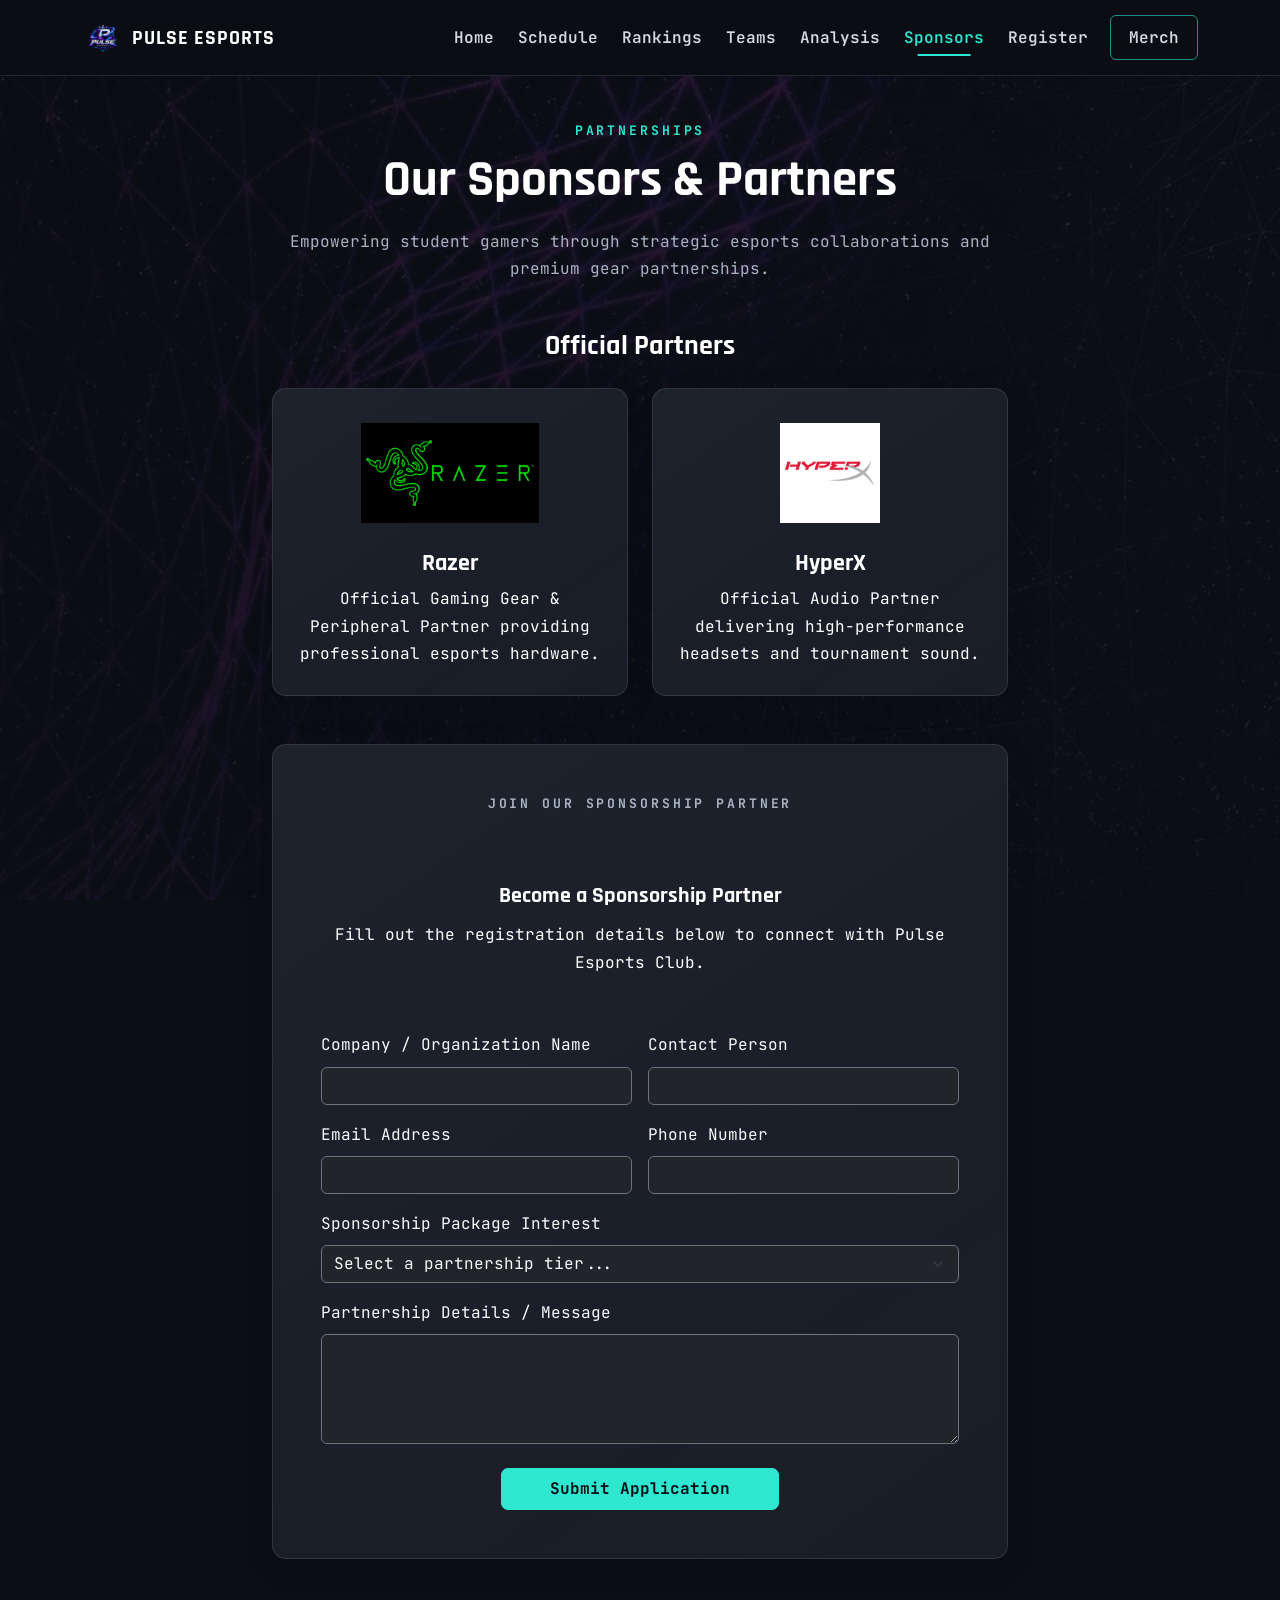
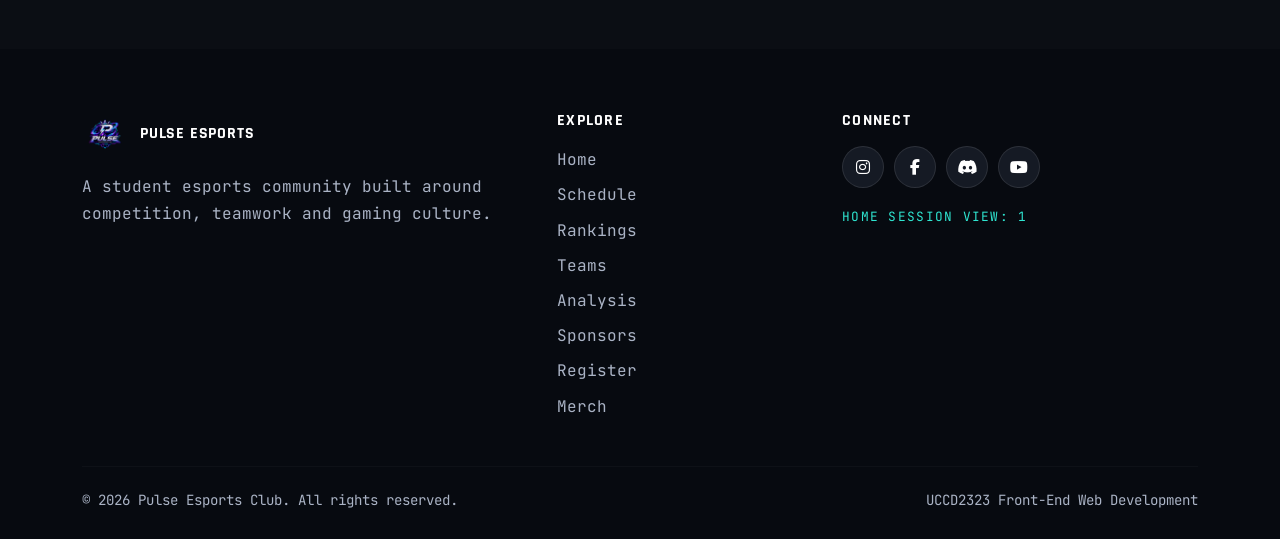
<file: sponsor.html>
<!DOCTYPE html>
<html lang="en">

<head>
    <meta charset="UTF-8">
    <meta name="viewport" content="width=device-width, initial-scale=1.0">

    <title>Sponsors - Pulse Esports Club</title>

    <link href="https://cdn.jsdelivr.net/npm/bootstrap@5.3.3/dist/css/bootstrap.min.css" rel="stylesheet">
    <link rel="stylesheet" href="https://cdnjs.cloudflare.com/ajax/libs/font-awesome/6.5.2/css/all.min.css">
    <link rel="stylesheet" href="css/mainpage.css">
    <link rel="preconnect" href="https://fonts.googleapis.com">
    <link href="https://fonts.googleapis.com/css2?family=Rajdhani:wght@500;600;700&family=Inter:wght@400;500;600&family=JetBrains+Mono:wght@500;700&display=swap" rel="stylesheet">
    <style>
        body {
            font-family: 'JetBrains Mono', monospace;
            background-image:
                linear-gradient(rgba(11, 14, 20, .88), rgba(11, 14, 20, .93)),
                url("images/bg-nebula.jpg") !important;
            background-size: cover !important;
            background-position: center !important;
            background-attachment: fixed !important;
            background-repeat: no-repeat !important;
            min-height: 100vh;
        }
        h1, h2, h3, h4, h5, h6,
        .hero-title, .section-title, .brand-name,
        .navbar-brand span, .footer-brand span { font-family: 'Rajdhani', sans-serif; font-weight: 700; }
        .eyebrow, .section-label { font-family: 'JetBrains Mono', monospace; }
    </style>
</head>

<body>

    <!-- NAVBAR -->
    <nav class="navbar navbar-expand-lg navbar-dark fixed-top pulse-navbar">
        <div class="container">
            <a class="navbar-brand d-flex align-items-center gap-2" href="index.html">
                <img src="images/pulse-logo.png" alt="Pulse Esports logo" class="brand-logo">
                <span>PULSE ESPORTS</span>
            </a>

            <button class="navbar-toggler" type="button" data-bs-toggle="collapse" data-bs-target="#pulseNavbar">
                <span class="navbar-toggler-icon"></span>
            </button>

            <div class="collapse navbar-collapse" id="pulseNavbar">
                <ul class="navbar-nav ms-auto align-items-lg-center">
                    <li class="nav-item"><a class="nav-link" href="index.html">Home</a></li>
                    <li class="nav-item"><a class="nav-link" href="schedule.html">Schedule</a></li>
                    <li class="nav-item"><a class="nav-link" href="rankings.html">Rankings</a></li>
                    <li class="nav-item"><a class="nav-link" href="teams.html">Teams</a></li>
                    <li class="nav-item"><a class="nav-link" href="analysis.html">Analysis</a></li>
                    <li class="nav-item"><a class="nav-link active" href="sponsor.html">Sponsors</a></li>
                    <li class="nav-item"><a class="nav-link" href="register.html">Register</a></li>
                    <li class="nav-item"><a class="nav-link merch-link" href="merch.html">Merch</a></li>
                </ul>
            </div>
        </div>
    </nav>

    <!--MAIN CONTENT -->
    <main class="section-space mt-5 pt-5">
        <div class="container mt-4">

            <!-- HEADER SECTION -->
            <div class="text-center section-heading mb-5">
                <p class="section-label">PARTNERSHIPS</p>
                <h2 class="section-title">Our Sponsors & Partners</h2>
                <p class="section-description">
                    Empowering student gamers through strategic esports collaborations and premium gear partnerships.
                </p>
            </div>

            <!--SPONSORS SECTION -->
            <section class="mb-5">
                <div class="text-center mb-4">
                    <h3 class="fw-bold text-white">Official Partners</h3>
                </div>
                <div class="row g-4 justify-content-center">
                    <!-- Razer -->
                    <div class="col-md-5 col-lg-4">
                        <div class="access-card text-center h-100 p-4">
                            <div class="mb-3 d-flex justify-content-center align-items-center" style="height: 120px;">
                                <img src="images/Razer.jpg" alt="Razer Logo" class="img-fluid" style="max-height: 100px; object-fit: contain;">
                            </div>
                            <h4 class="fw-bold text-white mb-2">Razer</h4>
                            <p class="text-white mb-0">Official Gaming Gear & Peripheral Partner providing professional esports hardware.</p>
                        </div>
                    </div>
                    <!-- HyperX -->
                    <div class="col-md-5 col-lg-4">
                        <div class="access-card text-center h-100 p-4">
                            <div class="mb-3 d-flex justify-content-center align-items-center" style="height: 120px;">
                                <img src="images/hyperx.png" alt="HyperX Logo" class="img-fluid" style="max-height: 100px; object-fit: contain;">
                            </div>
                            <h4 class="fw-bold text-white mb-2">HyperX</h4>
                            <p class="text-white mb-0">Official Audio Partner delivering high-performance headsets and tournament sound.</p>
                        </div>
                    </div>
                </div>
            </section>

            <!--SPONSOR REGISTRATION FORM SECTION -->
            <section class="mt-5">
                <div class="row justify-content-center">
                    <div class="col-lg-8">
                        <div class="access-card p-4 p-md-5">
                            <div class="text-center mb-4">
                                <p class="section-label mb-1">JOIN OUR SPONSORSHIP PARTNER</p>
                                <h3 class="fw-bold text-white">Become a Sponsorship Partner</h3>
                                <p class="text-white">Fill out the registration details below to connect with Pulse Esports Club.</p>
                            </div>

                            <form id="sponsorForm">
                                <div class="row g-3">
                                    <div class="col-md-6">
                                        <label for="companyName" class="form-label text-light">Company / Organization Name</label>
                                        <input type="text" class="form-control bg-dark text-light border-secondary" id="companyName" placeholder="e.g. Acme Gaming" required>
                                    </div>
                                    <div class="col-md-6">
                                        <label for="contactPerson" class="form-label text-light">Contact Person</label>
                                        <input type="text" class="form-control bg-dark text-light border-secondary" id="contactPerson" placeholder="e.g. John Doe" required>
                                    </div>
                                    <div class="col-md-6">
                                        <label for="contactEmail" class="form-label text-light">Email Address</label>
                                        <input type="email" class="form-control bg-dark text-light border-secondary" id="contactEmail" placeholder="e.g. partner@company.com" required>
                                    </div>
                                    <div class="col-md-6">
                                        <label for="contactPhone" class="form-label text-light">Phone Number</label>
                                        <input type="tel" class="form-control bg-dark text-light border-secondary" id="contactPhone" placeholder="e.g. +60123456789" required>
                                    </div>
                                    <div class="col-md-12">
                                        <label for="sponsorTier" class="form-label text-light">Sponsorship Package Interest</label>
                                        <select id="sponsorTier" class="form-select bg-dark text-light border-secondary" required>
                                            <option value="" selected disabled>Select a partnership tier...</option>
                                            <option value="title">Title Sponsor</option>
                                            <option value="equipment">Hardware & Equipment Partner</option>
                                            <option value="event">Tournament & Event Sponsor</option>
                                            <option value="media">Media & Broadcast Partner</option>
                                        </select>
                                    </div>
                                    <div class="col-12">
                                        <label for="sponsorProposal" class="form-label text-light">Partnership Details / Message</label>
                                        <textarea class="form-control bg-dark text-light border-secondary" id="sponsorProposal" rows="4" placeholder="Tell us how you would like to collaborate with Pulse Esports..." required></textarea>
                                    </div>
                                    <div class="col-12 text-center mt-4">
                                        <button type="submit" class="btn btn-pulse-primary px-5 py-2">Submit Application</button>
                                    </div>
                                </div>
                            </form>
                        </div>
                    </div>
                </div>
            </section>

        </div>
    </main>

    <!-- FOOTER -->
    <footer class="pulse-footer">
        <div class="container">
            <div class="row g-4">
                <div class="col-md-5">
                    <div class="footer-brand">
                        <img src="images/pulse-logo.png" alt="Pulse Esports logo">
                        <span>PULSE ESPORTS</span>
                    </div>
                    <p>
                        A student esports community built around competition, teamwork and gaming culture.
                    </p>
                </div>

                <div class="col-6 col-md-3">
                    <h3>Explore</h3>
                    <ul>
                        <li><a href="index.html">Home</a></li>
                        <li><a href="schedule.html">Schedule</a></li>
                        <li><a href="rankings.html">Rankings</a></li>
                        <li><a href="teams.html">Teams</a></li>
                        <li><a href="analysis.html">Analysis</a></li>
                        <li><a href="sponsor.html">Sponsors</a></li>
                        <li><a href="register.html">Register</a></li>
                        <li><a href="merch.html">Merch</a></li>
                    </ul>
                </div>

                <div class="col-6 col-md-4">
                    <h3>Connect</h3>
                    <div class="social-links">
                        <a href="#" aria-label="Pulse Esports Instagram"><i class="fa-brands fa-instagram"></i></a>
                        <a href="#" aria-label="Pulse Esports Facebook"><i class="fa-brands fa-facebook-f"></i></a>
                        <a href="#" aria-label="Pulse Esports Discord"><i class="fa-brands fa-discord"></i></a>
                        <a href="#" aria-label="Pulse Esports YouTube"><i class="fa-brands fa-youtube"></i></a>
                    </div>
                    <p id="visitMessage" class="visit-message">SPONSOR SESSION VIEW</p>
                </div>
            </div>

            <hr>

            <div class="footer-bottom">
                <p>&copy; 2026 Pulse Esports Club. All rights reserved.</p>
                <p>UCCD2323 Front-End Web Development</p>
            </div>
        </div>
    </footer>

    <script src="https://cdn.jsdelivr.net/npm/bootstrap@5.3.3/dist/js/bootstrap.bundle.min.js"></script>
    <script src="https://code.jquery.com/jquery-3.7.1.min.js"></script>
    <script src="js/mainpage.js"></script>
</body>

</html>
</file>
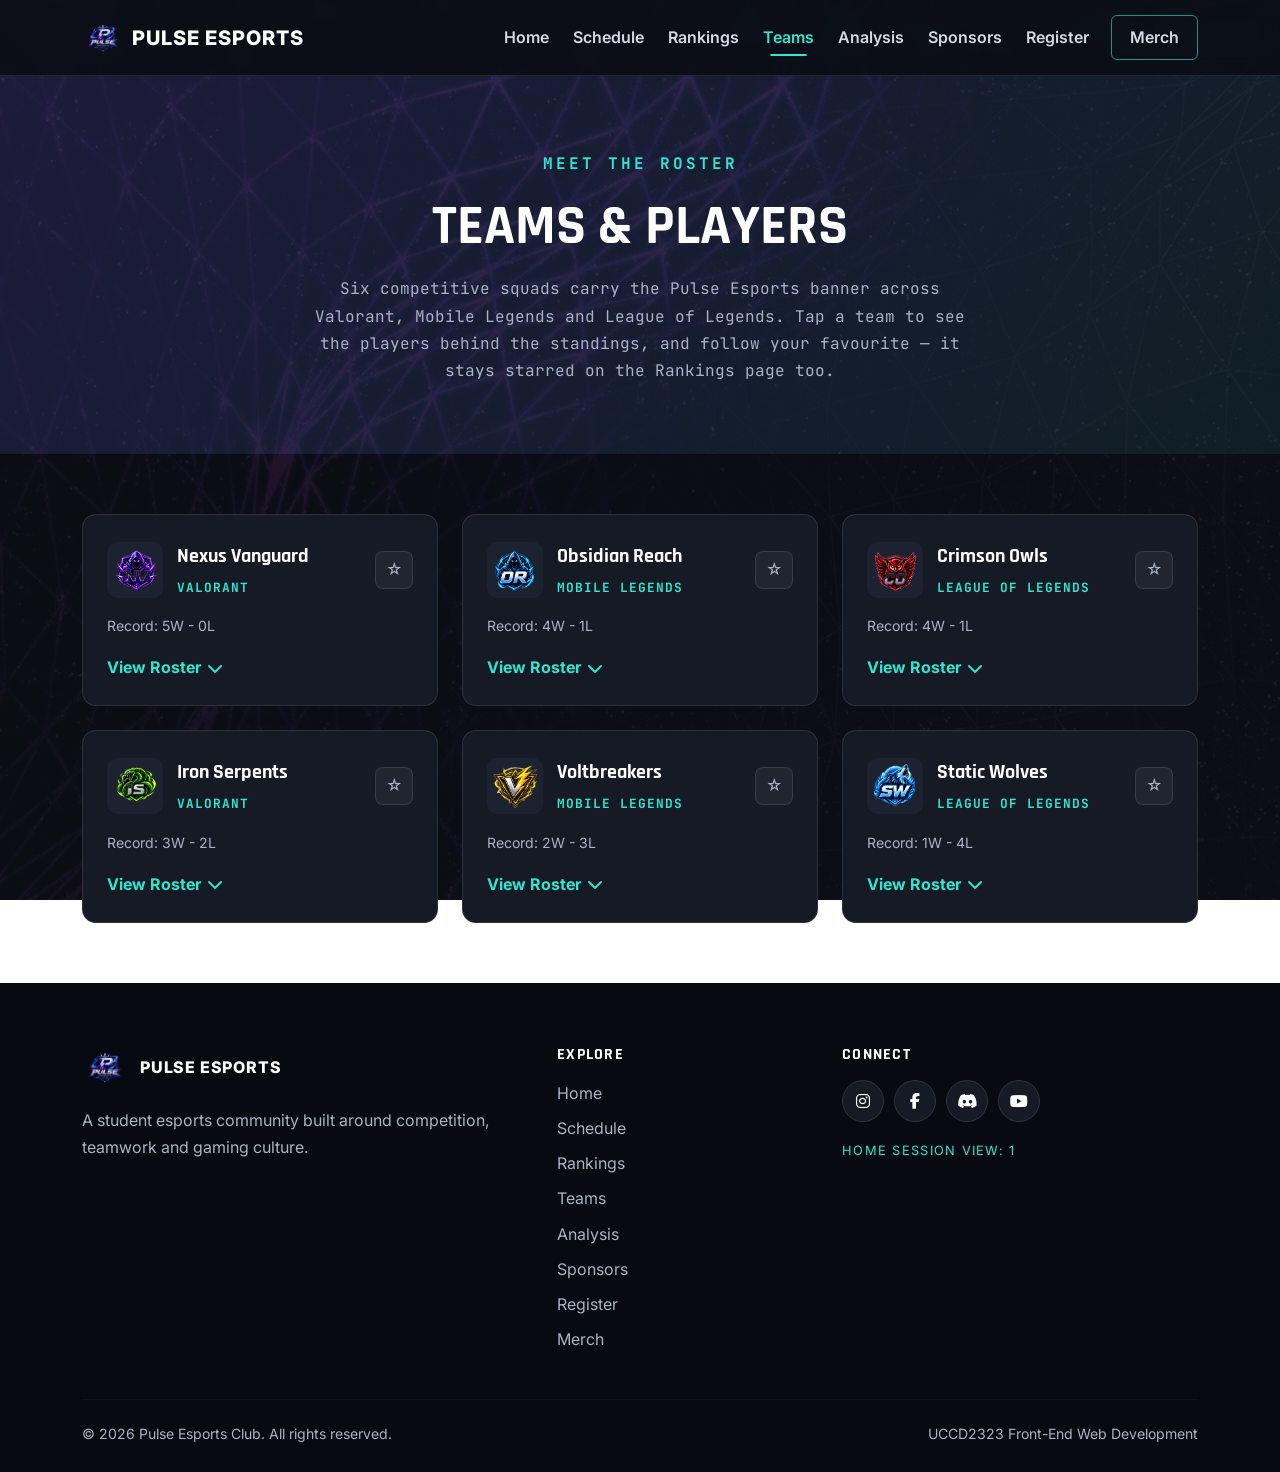
<file: teams.html>
<!doctype html>
<html lang="en">
  <head>
    <meta charset="UTF-8" />
    <meta name="viewport" content="width=device-width, initial-scale=1.0" />
    <title>Teams &amp; Players | Pulse Esports Club</title>

    <link
      href="https://cdn.jsdelivr.net/npm/bootstrap@5.3.3/dist/css/bootstrap.min.css"
      rel="stylesheet"
    />
    <link
      rel="stylesheet"
      href="https://cdnjs.cloudflare.com/ajax/libs/font-awesome/6.5.2/css/all.min.css"
    />

    <!-- Site-wide font pairing (Option 1): Rajdhani for headings, Inter for body, JetBrains Mono for stats/labels -->
    <link rel="preconnect" href="https://fonts.googleapis.com">
    <link href="https://fonts.googleapis.com/css2?family=Rajdhani:wght@500;600;700&family=Inter:wght@400;500;600&family=JetBrains+Mono:wght@500;700&display=swap" rel="stylesheet">
    <link rel="stylesheet" href="css/mainpage.css">

    <style>
      :root {
        --bg: #0b0e14;
        --panel: #151a24;
        --panel-2: #1c2230;
        --cyan: #2fe6d1;
        --purple: #7b5cff;
        --grey: #aab3c5;
        --border: rgba(255, 255, 255, 0.1);
        --gold: #f5c542;
      }

      * {
        box-sizing: border-box;
      }

      body {
        margin: 0;
        background:
          linear-gradient(rgba(11, 14, 20, .88), rgba(11, 14, 20, .93)),
          url("images/bg-nebula.jpg");
        background-size: cover;
        background-position: center;
        background-attachment: fixed;
        min-height: 100vh;
        color: white;
        font-family: 'Inter', Arial, Helvetica, sans-serif;
      }

      h1, h2, h3, h4, h5, h6, .team-name {
        font-family: 'Rajdhani', sans-serif;
        font-weight: 700;
      }

      .store-header p, .team-game {
        font-family: 'JetBrains Mono', monospace;
      }

      .top-bar {
        padding: 20px 0;
        border-bottom: 1px solid var(--border);
      }

      .back-btn {
        color: var(--cyan);
        text-decoration: none;
        font-weight: bold;
      }

      .back-btn:hover {
        color: white;
      }

      .store-header {
        padding: 150px 20px 70px;
        text-align: center;
        background: linear-gradient(
          135deg,
          rgba(123, 92, 255, 0.18),
          rgba(47, 230, 209, 0.08)
        );
      }

      .store-header p {
        color: var(--cyan);
        letter-spacing: 3px;
        font-weight: bold;
      }

      .store-header h1 {
        font-size: 3.5rem;
        font-weight: 900;
      }

      .store-header .description {
        max-width: 650px;
        margin: 15px auto 0;
        color: var(--grey);
        letter-spacing: normal;
        font-weight: normal;
      }

      .teams-section {
        padding: 60px 0;
      }

      .team-card {
        background: var(--panel);
        border: 1px solid var(--border);
        border-radius: 14px;
        padding: 24px;
        height: 100%;
        transition:
          transform 0.2s ease,
          border-color 0.2s ease;
      }

      .team-card:hover {
        transform: translateY(-6px);
        border-color: var(--cyan);
      }

      .team-card-head {
        display: flex;
        align-items: center;
        gap: 14px;
        margin-bottom: 14px;
      }

      .team-logo {
        width: 56px;
        height: 56px;
        object-fit: contain;
        border-radius: 10px;
        background: var(--panel-2);
        padding: 6px;
        flex-shrink: 0;
      }

      .team-name {
        font-size: 1.25rem;
        font-weight: 800;
        margin: 0;
      }

      .team-game {
        color: var(--cyan);
        font-size: 0.8rem;
        letter-spacing: 1px;
        text-transform: uppercase;
        font-weight: bold;
      }

      .team-record {
        color: var(--grey);
        font-size: 0.88rem;
        margin: 10px 0 16px;
      }

      .fav-btn {
        background: rgba(255, 255, 255, 0.05);
        border: 1px solid var(--border);
        border-radius: 8px;
        color: var(--grey);
        font-size: 1rem;
        width: 38px;
        height: 38px;
        margin-left: auto;
        flex-shrink: 0;
        cursor: pointer;
      }

      .fav-btn.active {
        color: var(--gold);
        border-color: rgba(245, 197, 66, 0.5);
      }

      .roster-toggle {
        display: inline-flex;
        align-items: center;
        gap: 6px;
        color: var(--cyan);
        background: none;
        border: none;
        font-weight: bold;
        padding: 0;
        cursor: pointer;
      }

      .roster-toggle .fa-chevron-down {
        transition: transform 0.2s ease;
      }

      .roster-toggle.open .fa-chevron-down {
        transform: rotate(180deg);
      }

      .roster-list {
        margin-top: 14px;
        padding-top: 14px;
        border-top: 1px solid var(--border);
        display: none;
      }

      .roster-list.show {
        display: block;
      }

      .player-row {
        display: flex;
        justify-content: space-between;
        padding: 8px 0;
        border-bottom: 1px solid rgba(255, 255, 255, 0.05);
        font-size: 0.92rem;
      }

      .player-row:last-child {
        border-bottom: none;
      }

      .player-name {
        font-weight: bold;
      }

      .player-role {
        color: var(--grey);
      }

    </style>
  </head>

  <body>
    <nav class="navbar navbar-expand-lg navbar-dark fixed-top pulse-navbar">
        <div class="container">
            <a class="navbar-brand d-flex align-items-center gap-2" href="index.html">
                <img src="images/pulse-logo.png" alt="Pulse Esports logo" class="brand-logo">
                <span>PULSE ESPORTS</span>
            </a>

            <button class="navbar-toggler" type="button" data-bs-toggle="collapse" data-bs-target="#pulseNavbar">
                <span class="navbar-toggler-icon"></span>
            </button>

            <div class="collapse navbar-collapse" id="pulseNavbar">
                <ul class="navbar-nav ms-auto align-items-lg-center">
                    <li class="nav-item"><a class="nav-link" href="index.html">Home</a></li>
                    <li class="nav-item"><a class="nav-link" href="schedule.html">Schedule</a></li>
                    <li class="nav-item"><a class="nav-link" href="rankings.html">Rankings</a></li>
                    <li class="nav-item"><a class="nav-link active" href="teams.html">Teams</a></li>
                    <li class="nav-item"><a class="nav-link" href="analysis.html">Analysis</a></li>
                    <li class="nav-item"><a class="nav-link" href="sponsor.html">Sponsors</a></li>
                    <li class="nav-item"><a class="nav-link" href="register.html">Register</a></li>
                    <li class="nav-item"><a class="nav-link merch-link" href="merch.html">Merch</a></li>
                </ul>
            </div>
        </div>
    </nav>

    <header class="store-header">
      <p>MEET THE ROSTER</p>
      <h1>TEAMS &amp; PLAYERS</h1>
      <p class="description">
        Six competitive squads carry the Pulse Esports banner across Valorant,
        Mobile Legends and League of Legends. Tap a team to see the players
        behind the standings, and follow your favourite — it stays starred on
        the Rankings page too.
      </p>
    </header>

    <section class="teams-section">
      <div class="container">
        <div class="row g-4" id="teamsGrid">
          <!-- team cards are inserted here by JavaScript -->
        </div>
      </div>
    </section>

    <footer class="pulse-footer">
        <div class="container">
            <div class="row g-4">
                <div class="col-md-5">
                    <div class="footer-brand">
                        <img src="images/pulse-logo.png" alt="Pulse Esports logo">
                        <span>PULSE ESPORTS</span>
                    </div>
                    <p>A student esports community built around competition, teamwork and gaming culture.</p>
                </div>

                <div class="col-6 col-md-3">
                    <h3>Explore</h3>
                    <ul>
                        <li><a href="index.html">Home</a></li>
                        <li><a href="schedule.html">Schedule</a></li>
                        <li><a href="rankings.html">Rankings</a></li>
                        <li><a href="teams.html">Teams</a></li>
                        <li><a href="analysis.html">Analysis</a></li>
                        <li><a href="sponsor.html">Sponsors</a></li>
                        <li><a href="register.html">Register</a></li>
                        <li><a href="merch.html">Merch</a></li>
                    </ul>
                </div>

                <div class="col-6 col-md-4">
                    <h3>Connect</h3>
                    <div class="social-links">
                        <a href="#" aria-label="Pulse Esports Instagram"><i class="fa-brands fa-instagram"></i></a>
                        <a href="#" aria-label="Pulse Esports Facebook"><i class="fa-brands fa-facebook-f"></i></a>
                        <a href="#" aria-label="Pulse Esports Discord"><i class="fa-brands fa-discord"></i></a>
                        <a href="#" aria-label="Pulse Esports YouTube"><i class="fa-brands fa-youtube"></i></a>
                    </div>
                    <p id="visitMessage" class="visit-message">TEAMS SESSION VIEW</p>
                </div>
            </div>

            <hr>

            <div class="footer-bottom">
                <p>&copy; 2026 Pulse Esports Club. All rights reserved.</p>
                <p>UCCD2323 Front-End Web Development</p>
            </div>
        </div>
    </footer>

    <script src="https://cdn.jsdelivr.net/npm/bootstrap@5.3.3/dist/js/bootstrap.bundle.min.js"></script>
    <script src="https://code.jquery.com/jquery-3.7.1.min.js"></script>
    <script src="js/mainpage.js"></script>

    <script>
      $(document).ready(function () {
        // Same key rankings.html uses for the favourite-team star,
        // so a favourite picked on either page shows up on both.
        var FAV_TEAM_KEY = "pulse_favorite_team";

        // Team data matches the six teams already shown on the
        // Rankings page (same names, logos and game).
        var teams = [
          {
            name: "Nexus Vanguard",
            logo: "images/nv-logo.png",
            game: "Valorant",
            record: "5W - 0L",
            players: [
              { name: "ShadowStrike", role: "Duelist / IGL" },
              { name: "Whisperfang", role: "Controller" },
              { name: "IronPulse", role: "Sentinel" },
            ],
          },
          {
            name: "Obsidian Reach",
            logo: "images/or-logo.png",
            game: "Mobile Legends",
            record: "4W - 1L",
            players: [
              { name: "DarkTide", role: "Jungler" },
              { name: "SilentByte", role: "Mid Laner" },
              { name: "GraniteWolf", role: "Support" },
            ],
          },
          {
            name: "Crimson Owls",
            logo: "images/co-logo.png",
            game: "League of Legends",
            record: "4W - 1L",
            players: [
              { name: "EmberClaw", role: "Top Laner" },
              { name: "NightFeather", role: "Jungler" },
              { name: "RubyFlare", role: "ADC" },
            ],
          },
          {
            name: "Iron Serpents",
            logo: "images/is-logo.png",
            game: "Valorant",
            record: "3W - 2L",
            players: [
              { name: "VenomEdge", role: "Duelist" },
              { name: "CoilStrike", role: "Initiator" },
              { name: "SteelFang", role: "Sentinel" },
            ],
          },
          {
            name: "Voltbreakers",
            logo: "images/v-logo.png",
            game: "Mobile Legends",
            record: "2W - 3L",
            players: [
              { name: "ThunderArc", role: "Marksman" },
              { name: "StaticPulse", role: "Support" },
              { name: "AmpVolt", role: "Roamer" },
            ],
          },
          {
            name: "Static Wolves",
            logo: "images/sw-logo.png",
            game: "League of Legends",
            record: "1W - 4L",
            players: [
              { name: "HowlingByte", role: "Mid Laner" },
              { name: "FrostFang", role: "Support" },
              { name: "GreyCircuit", role: "Top Laner" },
            ],
          },
        ];

        // -----------------------------------------------------------
        // Reads the currently favourited team from localStorage.
        // localStorage keeps its value even after the browser is
        // closed, which is why it fits a "remember my favourite
        // team for next time" feature (sessionStorage would forget
        // it as soon as the tab closes).
        // -----------------------------------------------------------
        function getFavoriteTeam() {
          return localStorage.getItem(FAV_TEAM_KEY) || "";
        }

        function setFavoriteTeam(team) {
          var current = getFavoriteTeam();
          var next = current === team ? "" : team;
          localStorage.setItem(FAV_TEAM_KEY, next);
          return next;
        }

        // -----------------------------------------------------------
        // Builds one team card's HTML
        // -----------------------------------------------------------
        function buildCard(team, index) {
          var favTeam = getFavoriteTeam();
          var isFav = favTeam === team.name;

          var playerRows = "";
          for (var i = 0; i < team.players.length; i++) {
            playerRows +=
              '<div class="player-row">' +
              '<span class="player-name">' +
              team.players[i].name +
              "</span>" +
              '<span class="player-role">' +
              team.players[i].role +
              "</span>" +
              "</div>";
          }

          var card =
            '<div class="col-md-6 col-lg-4">' +
            '<div class="team-card">' +
            '<div class="team-card-head">' +
            '<img class="team-logo" src="' +
            team.logo +
            '" alt="' +
            team.name +
            ' logo" onerror="this.style.display=\'none\'">' +
            "<div>" +
            '<p class="team-name">' +
            team.name +
            "</p>" +
            '<span class="team-game">' +
            team.game +
            "</span>" +
            "</div>" +
            '<button class="fav-btn ' +
            (isFav ? "active" : "") +
            '" data-team="' +
            team.name +
            '" title="Favourite this team">' +
            (isFav ? "&#9733;" : "&#9734;") +
            "</button>" +
            "</div>" +
            '<p class="team-record">Record: ' +
            team.record +
            "</p>" +
            '<button class="roster-toggle" data-index="' +
            index +
            '">' +
            'View Roster <i class="fa-solid fa-chevron-down"></i>' +
            "</button>" +
            '<div class="roster-list" id="roster' +
            index +
            '">' +
            playerRows +
            "</div>" +
            "</div>" +
            "</div>";

          return card;
        }

        // Render all team cards
        var gridHtml = "";
        for (var i = 0; i < teams.length; i++) {
          gridHtml += buildCard(teams[i], i);
        }
        $("#teamsGrid").html(gridHtml);

        // Toggle roster open/closed when "View Roster" is clicked
        $("#teamsGrid").on("click", ".roster-toggle", function () {
          var index = $(this).data("index");
          $("#roster" + index).toggleClass("show");
          $(this).toggleClass("open");
        });

        // Favourite / unfavourite a team
        $("#teamsGrid").on("click", ".fav-btn", function () {
          var team = $(this).data("team");
          var nowFav = setFavoriteTeam(team);

          $(".fav-btn").removeClass("active").html("&#9734;");

          if (nowFav) {
            $(this).addClass("active").html("&#9733;");
          }
        });
      });
    </script>
  </body>
</html>
</file>
<file: css/mainpage.css>
:root {
    --bg-dark: #0b0e14;
    --bg-panel: #151a24;
    --bg-soft: #111722;
    --cyan: #2fe6d1;
    --purple: #7b5cff;
    --blue: #3ca6ff;
    --white: #ffffff;
    --text-muted: #aab3c5;
    --border: rgba(255, 255, 255, 0.10);
    --shadow: 0 18px 45px rgba(0, 0, 0, 0.28);
}

* {
    box-sizing: border-box;
}

html {
    scroll-behavior: smooth;
}

body {
    margin: 0;
    background: var(--bg-dark);
    color: var(--white);
    font-family: Arial, Helvetica, sans-serif;
    line-height: 1.7;
    overflow-x: hidden;
}

img {
    max-width: 100%;
    display: block;
}

a {
    text-decoration: none;
}

button,
a {
    transition: 0.25s ease;
}

.section-space {
    padding: 90px 0;
}

.section-heading {
    max-width: 760px;
    margin: 0 auto 48px;
}

.section-label,
.eyebrow {
    margin-bottom: 10px;
    color: var(--cyan);
    font-size: 0.82rem;
    font-weight: 700;
    letter-spacing: 0.18rem;
    text-transform: uppercase;
}

.section-title {
    margin-bottom: 18px;
    font-size: clamp(2rem, 4vw, 3.2rem);
    font-weight: 800;
    line-height: 1.12;
}

.section-text,
.section-description {
    color: var(--text-muted);
}

.text-link {
    display: inline-flex;
    align-items: center;
    gap: 8px;
    margin-top: 8px;
    color: var(--cyan);
    font-weight: 700;
}

.text-link:hover {
    color: var(--white);
    gap: 12px;
}


.pulse-navbar {
    min-height: 76px;
    background: rgba(11, 14, 20, 0.90);
    border-bottom: 1px solid var(--border);
    backdrop-filter: blur(10px);
}

.navbar-brand {
    color: var(--white) !important;
    font-weight: 800;
    letter-spacing: 0.06rem;
}

.brand-logo {
    width: 42px;
    height: 42px;
    object-fit: contain;
}

.pulse-navbar .nav-link {
    position: relative;
    margin-left: 8px;
    color: #d4d9e5 !important;
    font-weight: 600;
}

.pulse-navbar .nav-link:hover,
.pulse-navbar .nav-link.active {
    color: var(--cyan) !important;
}

.pulse-navbar .nav-link::after {
    content: "";
    position: absolute;
    left: 50%;
    bottom: 3px;
    width: 0;
    height: 2px;
    background: var(--cyan);
    transform: translateX(-50%);
    transition: width 0.25s ease;
}

.pulse-navbar .nav-link:hover::after,
.pulse-navbar .nav-link.active::after {
    width: 55%;
}

.pulse-navbar .merch-link {
    margin-left: 14px;
    padding-left: 18px !important;
    padding-right: 18px !important;
    border: 1px solid rgba(47, 230, 209, 0.6);
    border-radius: 6px;
}



.hero-section {
    position: relative;
    min-height: 100vh;
    background:
        linear-gradient(
            90deg,
            rgba(5, 8, 15, 0.96) 0%,
            rgba(5, 8, 15, 0.80) 42%,
            rgba(5, 8, 15, 0.38) 70%,
            rgba(5, 8, 15, 0.52) 100%
        ),
        url("../images/esports-banner.jpg") center / cover no-repeat;
}

.hero-overlay {
    position: absolute;
    inset: 0;
    background:
        radial-gradient(
            circle at 75% 45%,
            rgba(123, 92, 255, 0.24),
            transparent 38%
        );
}

.hero-content {
    position: relative;
    z-index: 2;
}

.hero-title {
    margin: 0;
    font-size: clamp(3.5rem, 8vw, 7rem);
    font-weight: 900;
    line-height: 0.95;
    letter-spacing: -0.04em;
    text-transform: uppercase;
}

.hero-title::after {
    content: "";
    display: block;
    width: 115px;
    height: 4px;
    margin-top: 22px;
    background: linear-gradient(90deg, var(--cyan), var(--purple));
}

.hero-tagline {
    margin: 24px 0 0;
    color: var(--cyan);
    font-size: clamp(1.2rem, 2vw, 1.75rem);
    font-weight: 700;
    letter-spacing: 0.16rem;
    text-transform: uppercase;
}

.hero-description {
    max-width: 720px;
    margin: 22px 0 30px;
    color: #c4ccda;
    font-size: 1.05rem;
}

.hero-actions {
    display: flex;
    flex-wrap: wrap;
    gap: 14px;
}

.btn-pulse-primary,
.btn-pulse-outline,
.btn-pulse-dark {
    min-width: 170px;
    padding: 12px 22px;
    border-radius: 7px;
    font-weight: 700;
}

.btn-pulse-primary {
    border: 1px solid var(--cyan);
    background: var(--cyan);
    color: #071115;
}

.btn-pulse-primary:hover {
    border-color: #7ff7e8;
    background: #7ff7e8;
    color: #071115;
    transform: translateY(-2px);
}

.btn-pulse-outline {
    border: 1px solid rgba(47, 230, 209, 0.75);
    background: transparent;
    color: var(--cyan);
}

.btn-pulse-outline:hover {
    background: rgba(47, 230, 209, 0.10);
    color: var(--white);
    transform: translateY(-2px);
}

.btn-pulse-dark {
    border: 1px solid rgba(255, 255, 255, 0.35);
    background: rgba(7, 10, 16, 0.45);
    color: var(--white);
}

.btn-pulse-dark:hover {
    background: rgba(7, 10, 16, 0.70);
    color: var(--cyan);
}

/* Was: radial-gradient(...), var(--bg-dark) — the solid var(--bg-dark) fill was
   completely hiding the body's nebula background. Swapped to transparent so the
   radial accent still shows but the nebula shows through behind it. */
.intro-section {
    background:
        radial-gradient(
            circle at 12% 20%,
            rgba(47, 230, 209, 0.08),
            transparent 25%
        ),
        transparent;
}

.intro-image-wrap {
    position: relative;
    padding: 12px;
    border: 1px solid rgba(47, 230, 209, 0.22);
    border-radius: 18px;
    background: rgba(255, 255, 255, 0.02);
}

.intro-image-wrap::before {
    content: "";
    position: absolute;
    top: -10px;
    right: -10px;
    width: 90px;
    height: 90px;
    border-top: 3px solid var(--cyan);
    border-right: 3px solid var(--purple);
    border-radius: 0 15px 0 0;
}

.intro-image {
    width: 100%;
    height: 420px;
    object-fit: cover;
    border-radius: 12px;
}

/* Was: background: var(--bg-soft) (solid, fully hid the nebula).
   Swapped to a translucent tint of bg-soft so the section still reads as a
   distinct "panel" band but the nebula texture shows through it. */
.access-section {
    background: rgba(17, 23, 34, 0.55);
}

.access-card-link {
    display: block;
    height: 100%;
    color: inherit;
}

.access-card {
    padding: 30px 25px;
    border: 1px solid var(--border);
    border-radius: 14px;
    background:
        linear-gradient(
            145deg,
            rgba(255, 255, 255, 0.035),
            rgba(255, 255, 255, 0.012)
        ),
        var(--bg-panel);
    box-shadow: 0 8px 30px rgba(0, 0, 0, 0.12);
}

.access-card:hover {
    border-color: rgba(47, 230, 209, 0.55);
    transform: translateY(-7px);
    box-shadow: var(--shadow);
}

.access-icon {
    width: 58px;
    height: 58px;
    margin-bottom: 22px;
    display: flex;
    align-items: center;
    justify-content: center;
    border: 1px solid rgba(47, 230, 209, 0.25);
    border-radius: 12px;
    background: rgba(47, 230, 209, 0.08);
    color: var(--cyan);
    font-size: 1.5rem;
}

.access-card h3 {
    margin-bottom: 12px;
    color: var(--white);
    font-size: 1.35rem;
    font-weight: 750;
}

.access-card p {
    min-height: 86px;
    margin-bottom: 18px;
    color: var(--text-muted);
}

.access-card span {
    display: inline-flex;
    align-items: center;
    gap: 8px;
    color: var(--cyan);
    font-weight: 700;
}




/* Was: radial-gradient(...), var(--bg-dark) — same fix as .intro-section. */
.games-section {
    background:
        radial-gradient(
            circle at 85% 20%,
            rgba(123, 92, 255, 0.10),
            transparent 28%
        ),
        transparent;
}

.game-choice {
    width: 100%;
    min-height: 230px;
    padding: 24px;
    border: 1px solid var(--border);
    border-radius: 14px;
    background: var(--bg-panel);
    color: var(--white);
    cursor: pointer;
}

.game-choice img {
    width: 100%;
    height: 135px;
    margin: 0 auto 18px;
    object-fit: contain;
}

.game-choice .game-cover {
    object-fit: cover;
    border-radius: 8px;
}

.game-choice span {
    display: block;
    font-weight: 700;
}

.game-choice:hover,
.game-choice.active {
    border-color: var(--cyan);
    background:
        linear-gradient(
            180deg,
            rgba(47, 230, 209, 0.08),
            rgba(123, 92, 255, 0.08)
        ),
        var(--bg-panel);
    transform: translateY(-5px);
    box-shadow: 0 14px 35px rgba(0, 0, 0, 0.22);
}

.preference-note {
    margin: 28px 0 0;
    padding: 12px 16px;
    border-left: 3px solid var(--cyan);
    background: rgba(47, 230, 209, 0.06);
    color: var(--text-muted);
}



/* Was: background: var(--bg-soft) (solid). Same translucent-tint fix as .access-section. */
.highlight-section {
    background: rgba(17, 23, 34, 0.55);
}

.highlight-panel {
    padding: 42px;
    border: 1px solid rgba(123, 92, 255, 0.30);
    border-radius: 18px;
    background:
        linear-gradient(
            120deg,
            rgba(123, 92, 255, 0.13),
            rgba(47, 230, 209, 0.06)
        ),
        var(--bg-panel);
    box-shadow: var(--shadow);
}

.highlight-title {
    margin-bottom: 12px;
    font-size: clamp(2rem, 4vw, 3.1rem);
    font-weight: 800;
}

.highlight-text {
    max-width: 680px;
    color: var(--text-muted);
}

.countdown-grid {
    display: flex;
    flex-wrap: wrap;
    gap: 12px;
    margin-top: 26px;
}

.countdown-item {
    width: 95px;
    padding: 14px 10px;
    text-align: center;
    border: 1px solid var(--border);
    border-radius: 10px;
    background: rgba(8, 12, 20, 0.55);
}

.countdown-item strong {
    display: block;
    color: var(--cyan);
    font-size: 1.65rem;
    line-height: 1.1;
}

.countdown-item span {
    color: var(--text-muted);
    font-size: 0.78rem;
    text-transform: uppercase;
}

/* Was: background: var(--bg-dark) (solid). Made transparent — same reasoning. */
.merch-preview-section {
    background: transparent;
}

.merch-preview-image {
    width: 100%;
    height: 430px;
    object-fit: cover;
    border: 1px solid var(--border);
    border-radius: 16px;
    box-shadow: var(--shadow);
}

.community-section {
    padding: 82px 20px;
    background:
        linear-gradient(
            120deg,
            #4732a5 0%,
            #2367a3 50%,
            #137f83 100%
        );
}

.community-section h2 {
    margin-bottom: 16px;
    font-size: clamp(2.1rem, 4vw, 3.3rem);
    font-weight: 850;
}

.community-section > .container > p:not(.section-label) {
    max-width: 680px;
    margin: 0 auto 28px;
    color: rgba(255, 255, 255, 0.88);
}

.community-actions {
    display: flex;
    flex-wrap: wrap;
    justify-content: center;
    gap: 12px;
}


.pulse-footer {
    padding: 62px 0 26px;
    background: #070a10;
    color: var(--text-muted);
}

.footer-brand {
    display: flex;
    align-items: center;
    gap: 12px;
    margin-bottom: 16px;
    color: var(--white);
    font-weight: 800;
    letter-spacing: 0.05rem;
}

.footer-brand img {
    width: 46px;
    height: 46px;
    object-fit: contain;
}

.pulse-footer h3 {
    margin-bottom: 16px;
    color: var(--white);
    font-size: 1rem;
    text-transform: uppercase;
    letter-spacing: 0.08rem;
}

.pulse-footer ul {
    margin: 0;
    padding: 0;
    list-style: none;
}

.pulse-footer li {
    margin-bottom: 8px;
}

.pulse-footer a {
    color: var(--text-muted);
}

.pulse-footer a:hover {
    color: var(--cyan);
}

.social-links {
    display: flex;
    flex-wrap: wrap;
    gap: 10px;
}

.social-links a {
    width: 42px;
    height: 42px;
    display: inline-flex;
    align-items: center;
    justify-content: center;
    border: 1px solid var(--border);
    border-radius: 50%;
    background: var(--bg-panel);
    color: var(--white);
}

.social-links a:hover {
    border-color: var(--cyan);
    color: var(--cyan);
    transform: translateY(-3px);
}

.visit-message {
    margin-top: 18px;
    color: var(--cyan);
    font-size: 0.8rem;
    letter-spacing: 0.08rem;
}

.pulse-footer hr {
    margin: 38px 0 22px;
    border-color: var(--border);
}

.footer-bottom {
    display: flex;
    justify-content: space-between;
    gap: 20px;
    font-size: 0.88rem;
}

.footer-bottom p {
    margin: 0;
}

a:focus-visible,
button:focus-visible {
    outline: 2px solid var(--cyan);
    outline-offset: 4px;
}


@media (max-width: 991px) {

    .pulse-navbar {
        background: rgba(11, 14, 20, 0.98);
    }

    .pulse-navbar .navbar-nav {
        padding: 16px 0 8px;
    }

    .pulse-navbar .nav-link {
        margin-left: 0;
        padding: 10px 0;
    }

    .pulse-navbar .nav-link::after {
        display: none;
    }

    .pulse-navbar .merch-link {
        margin: 8px 0 0;
        padding: 10px 14px !important;
        text-align: center;
    }

    .hero-section {
        min-height: 92vh;
        background-position: 62% center;
    }

    .hero-section::before {
        content: "";
        position: absolute;
        inset: 0;
        background: rgba(5, 8, 15, 0.18);
    }

    .intro-image {
        height: 360px;
    }

    .access-card p {
        min-height: auto;
    }

    .highlight-panel {
        padding: 32px;
    }

    .merch-preview-image {
        height: 360px;
    }
}


@media (max-width: 767px) {

    .section-space {
        padding: 68px 0;
    }

    .hero-title {
        font-size: clamp(3rem, 16vw, 5rem);
    }

    .hero-description {
        font-size: 0.98rem;
    }

    .hero-actions,
    .community-actions {
        flex-direction: column;
        align-items: stretch;
    }

    .hero-actions .btn,
    .community-actions .btn {
        width: 100%;
    }

    .intro-image {
        height: 300px;
    }

    .game-choice {
        min-height: 200px;
        padding: 18px;
    }

    .game-choice img {
        height: 110px;
    }

    .highlight-panel {
        padding: 26px 20px;
    }

    .countdown-item {
        width: calc(50% - 6px);
    }

    .merch-preview-image {
        height: 300px;
    }

    .footer-bottom {
        flex-direction: column;
        text-align: center;
    }
}


@media (max-width: 480px) {

    .brand-logo {
        width: 36px;
        height: 36px;
    }

    .navbar-brand {
        font-size: 0.95rem;
    }

    .section-title {
        font-size: 2rem;
    }

    .game-choice {
        min-height: 170px;
        padding: 14px 10px;
    }

    .game-choice img {
        height: 90px;
    }

    .game-choice span {
        font-size: 0.88rem;
    }
}


@media (prefers-reduced-motion: reduce) {

    html {
        scroll-behavior: auto;
    }

    *,
    *::before,
    *::after {
        transition: none !important;
    }
}
</file>
